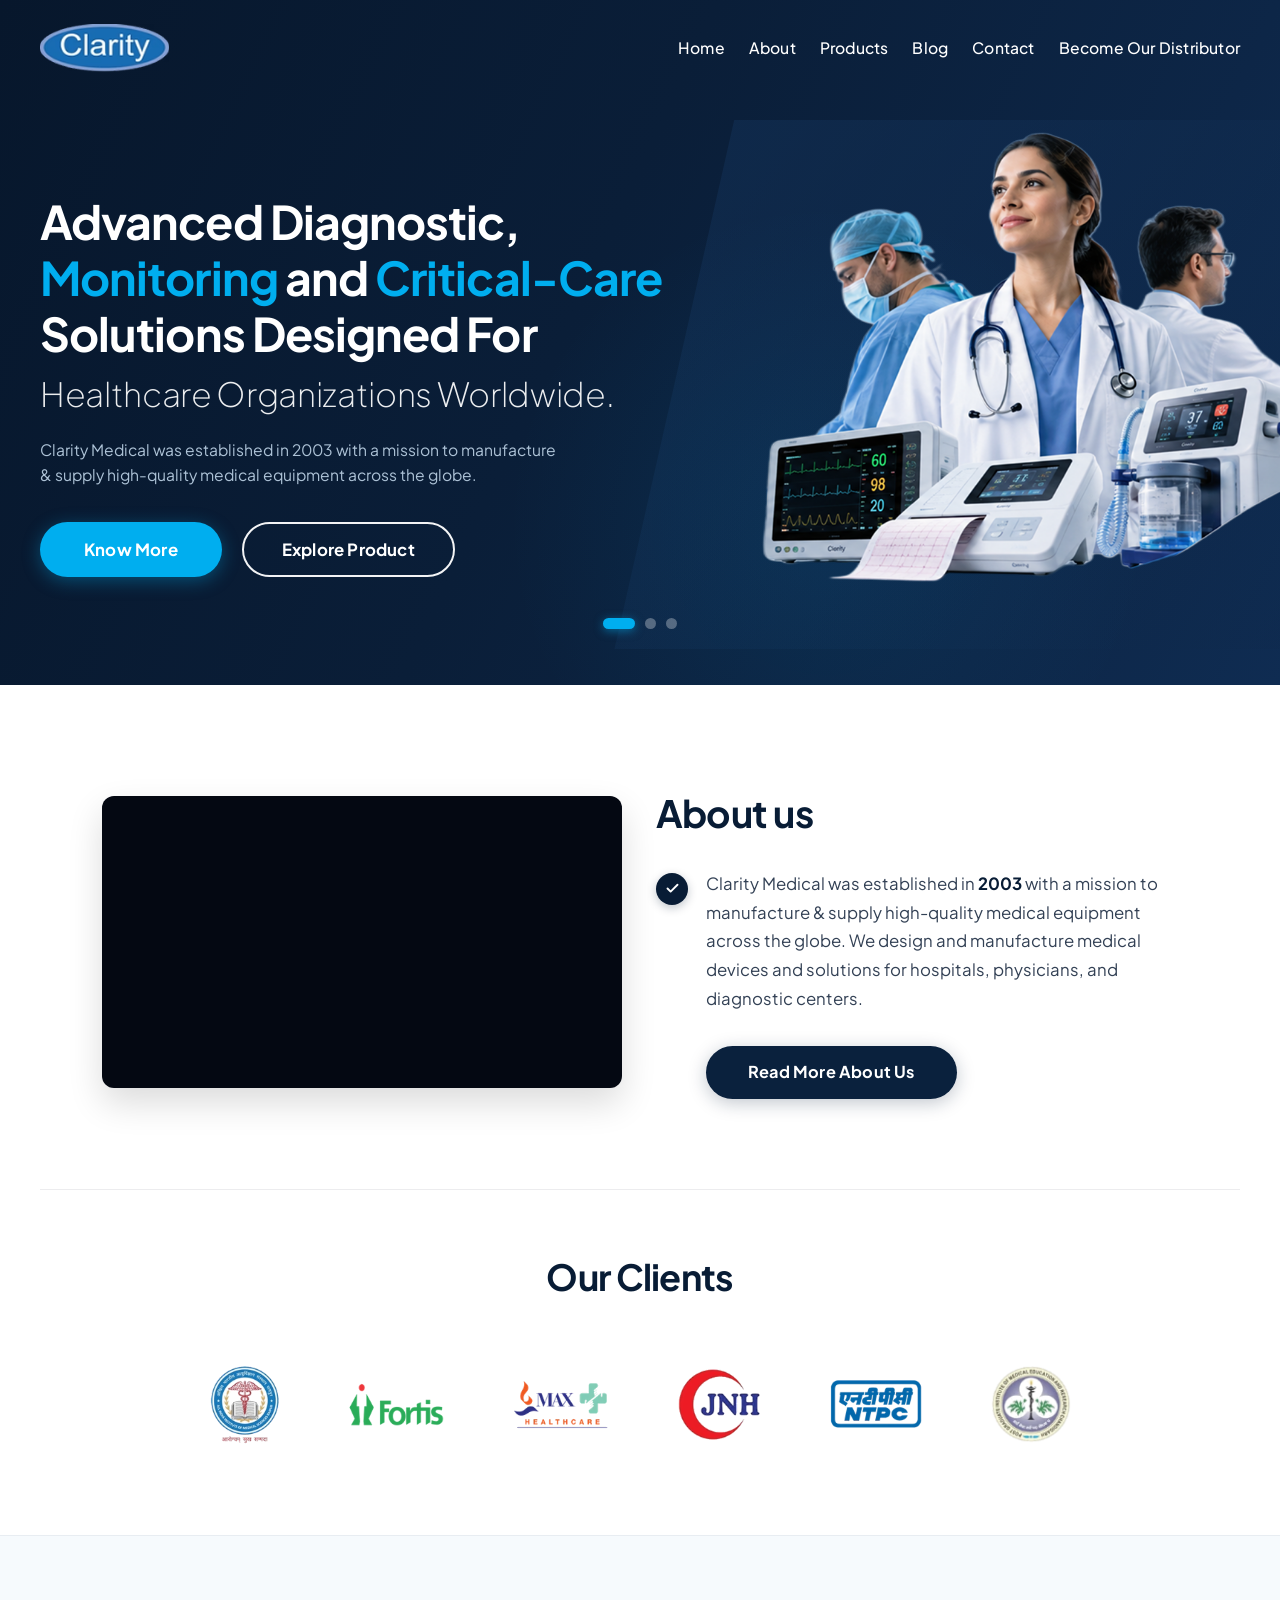
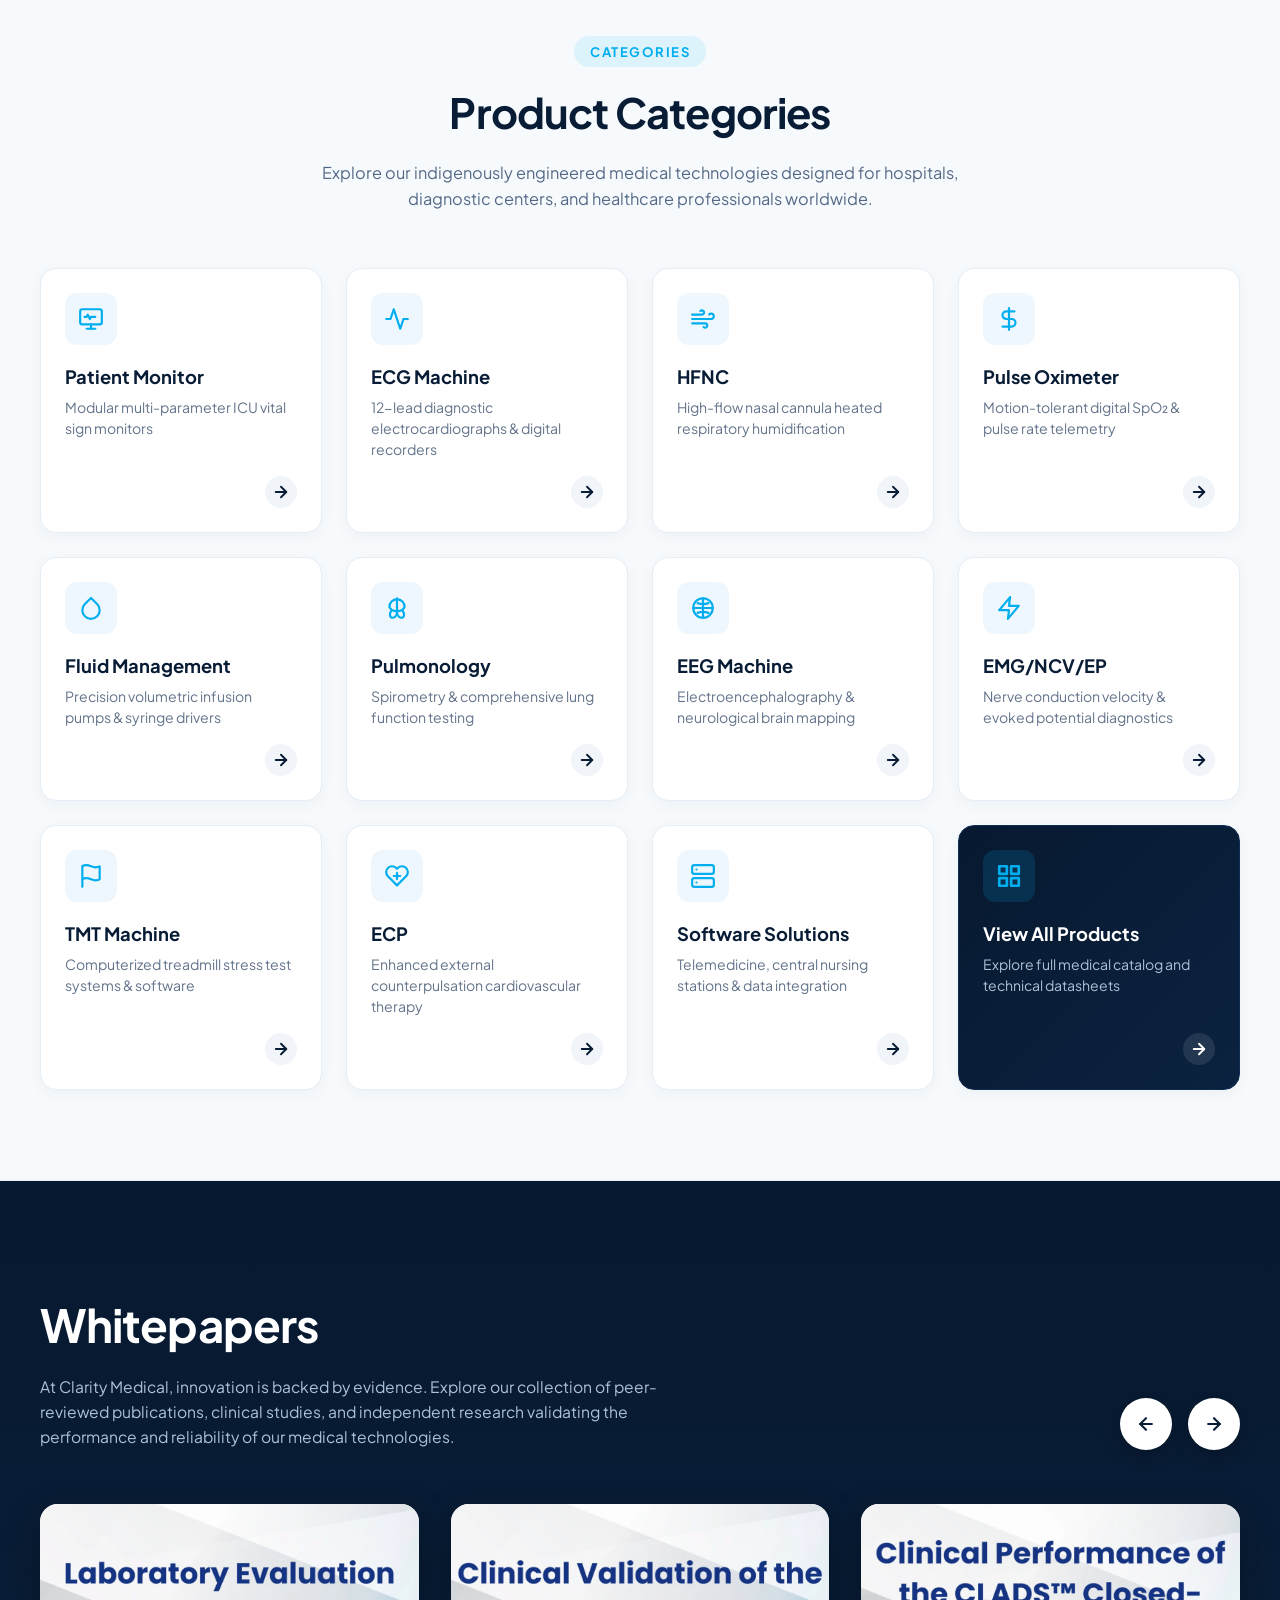
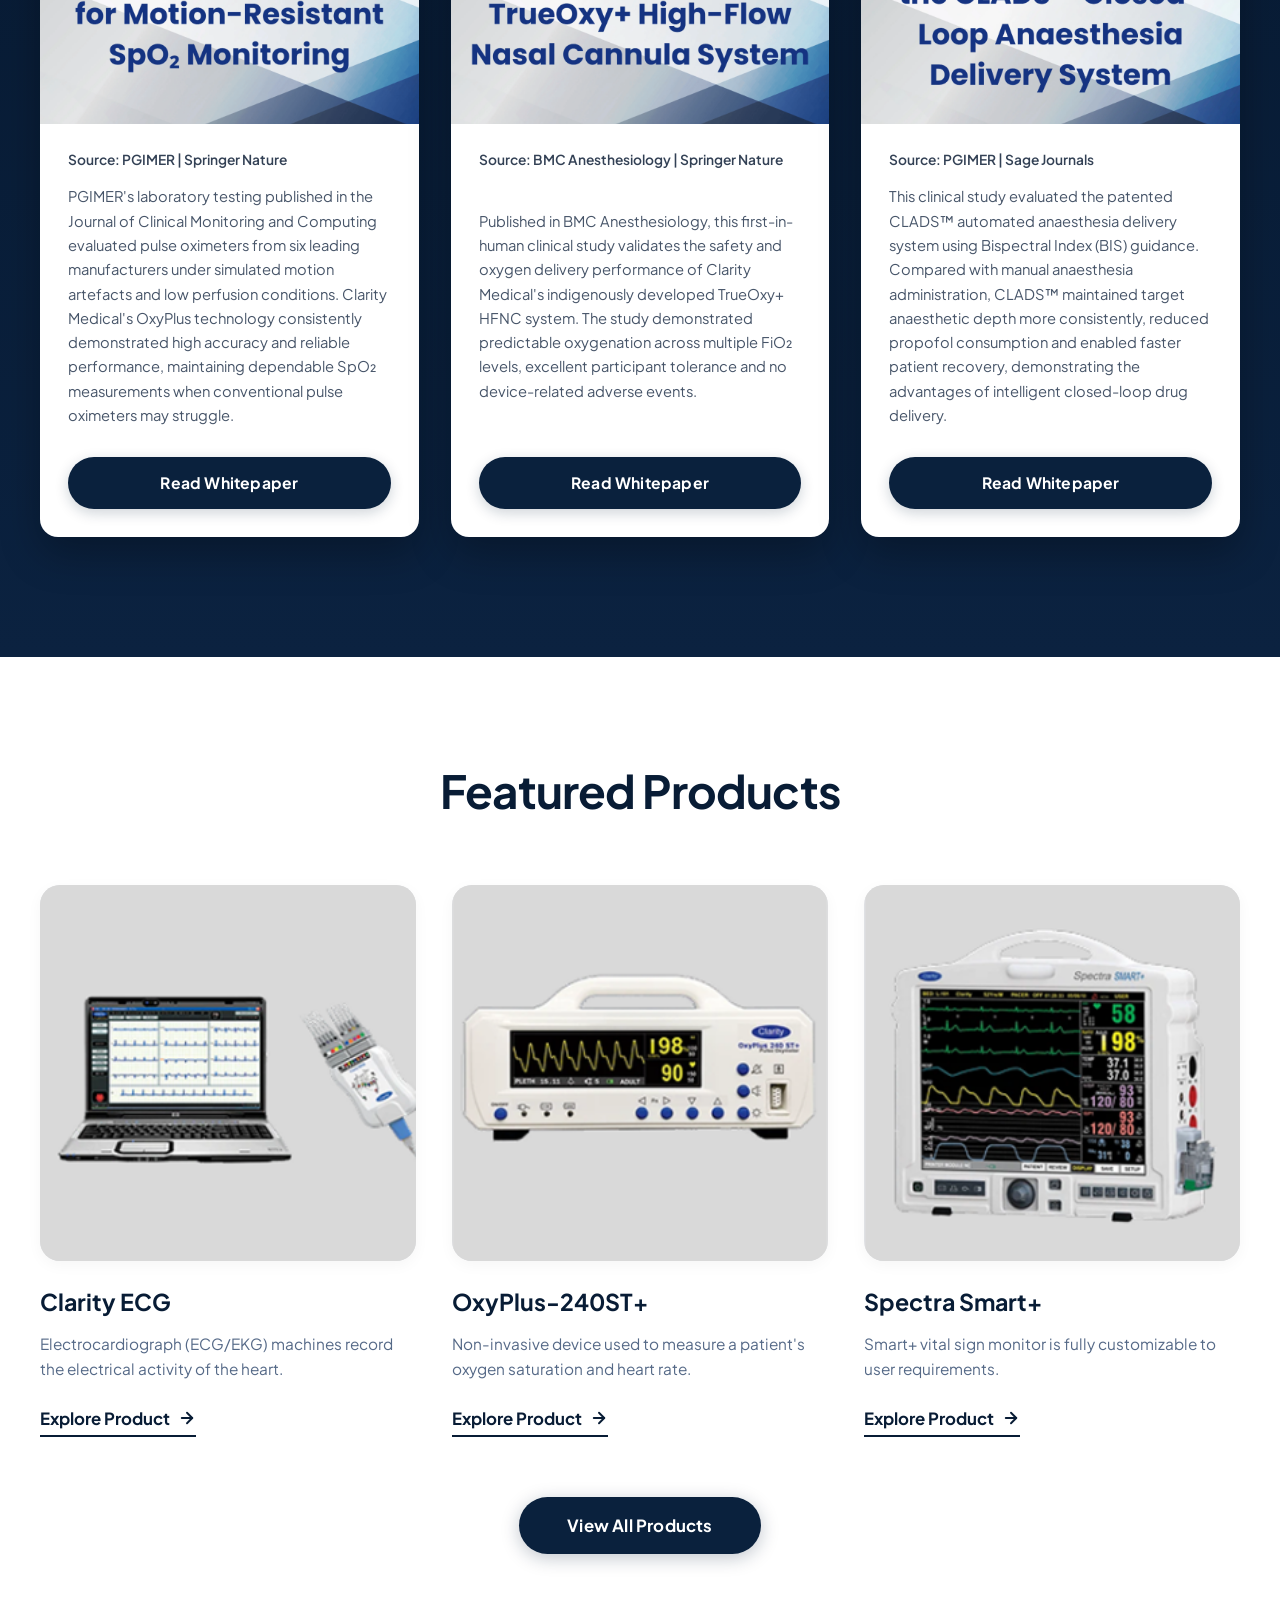
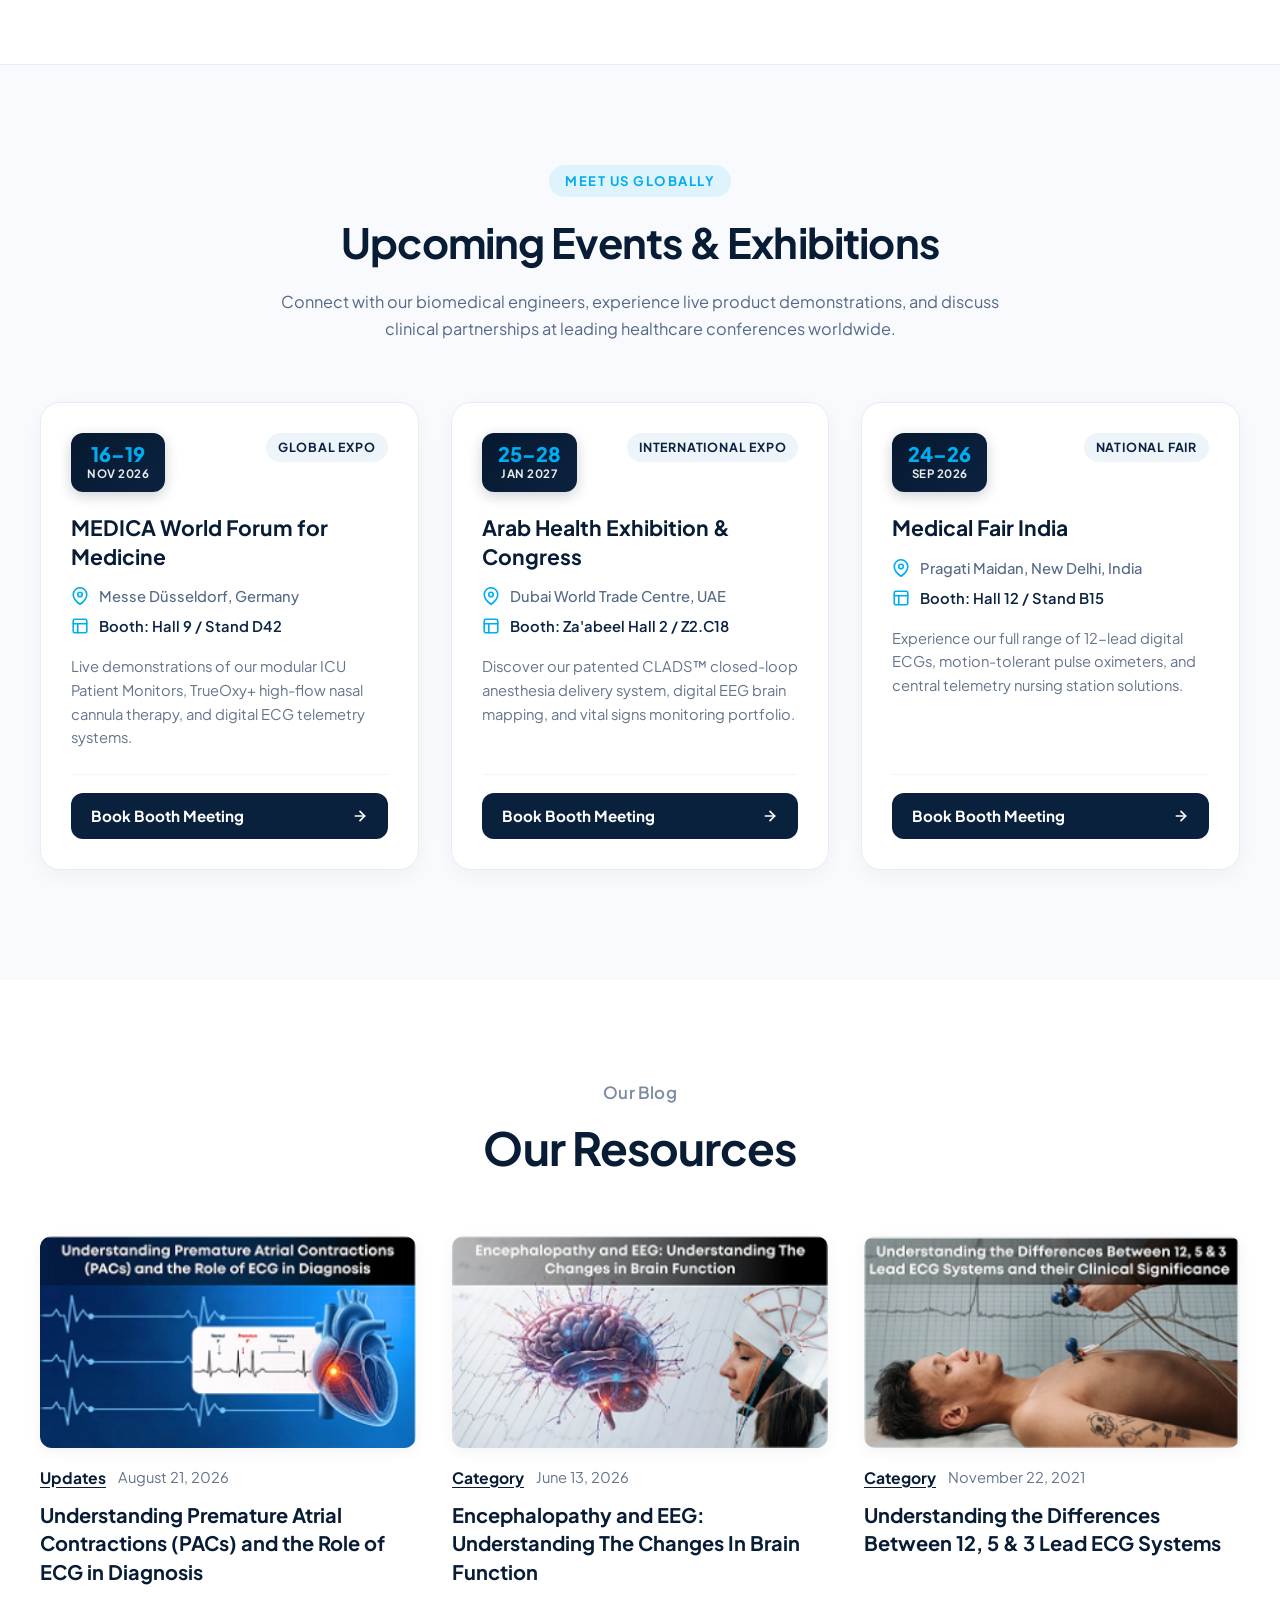
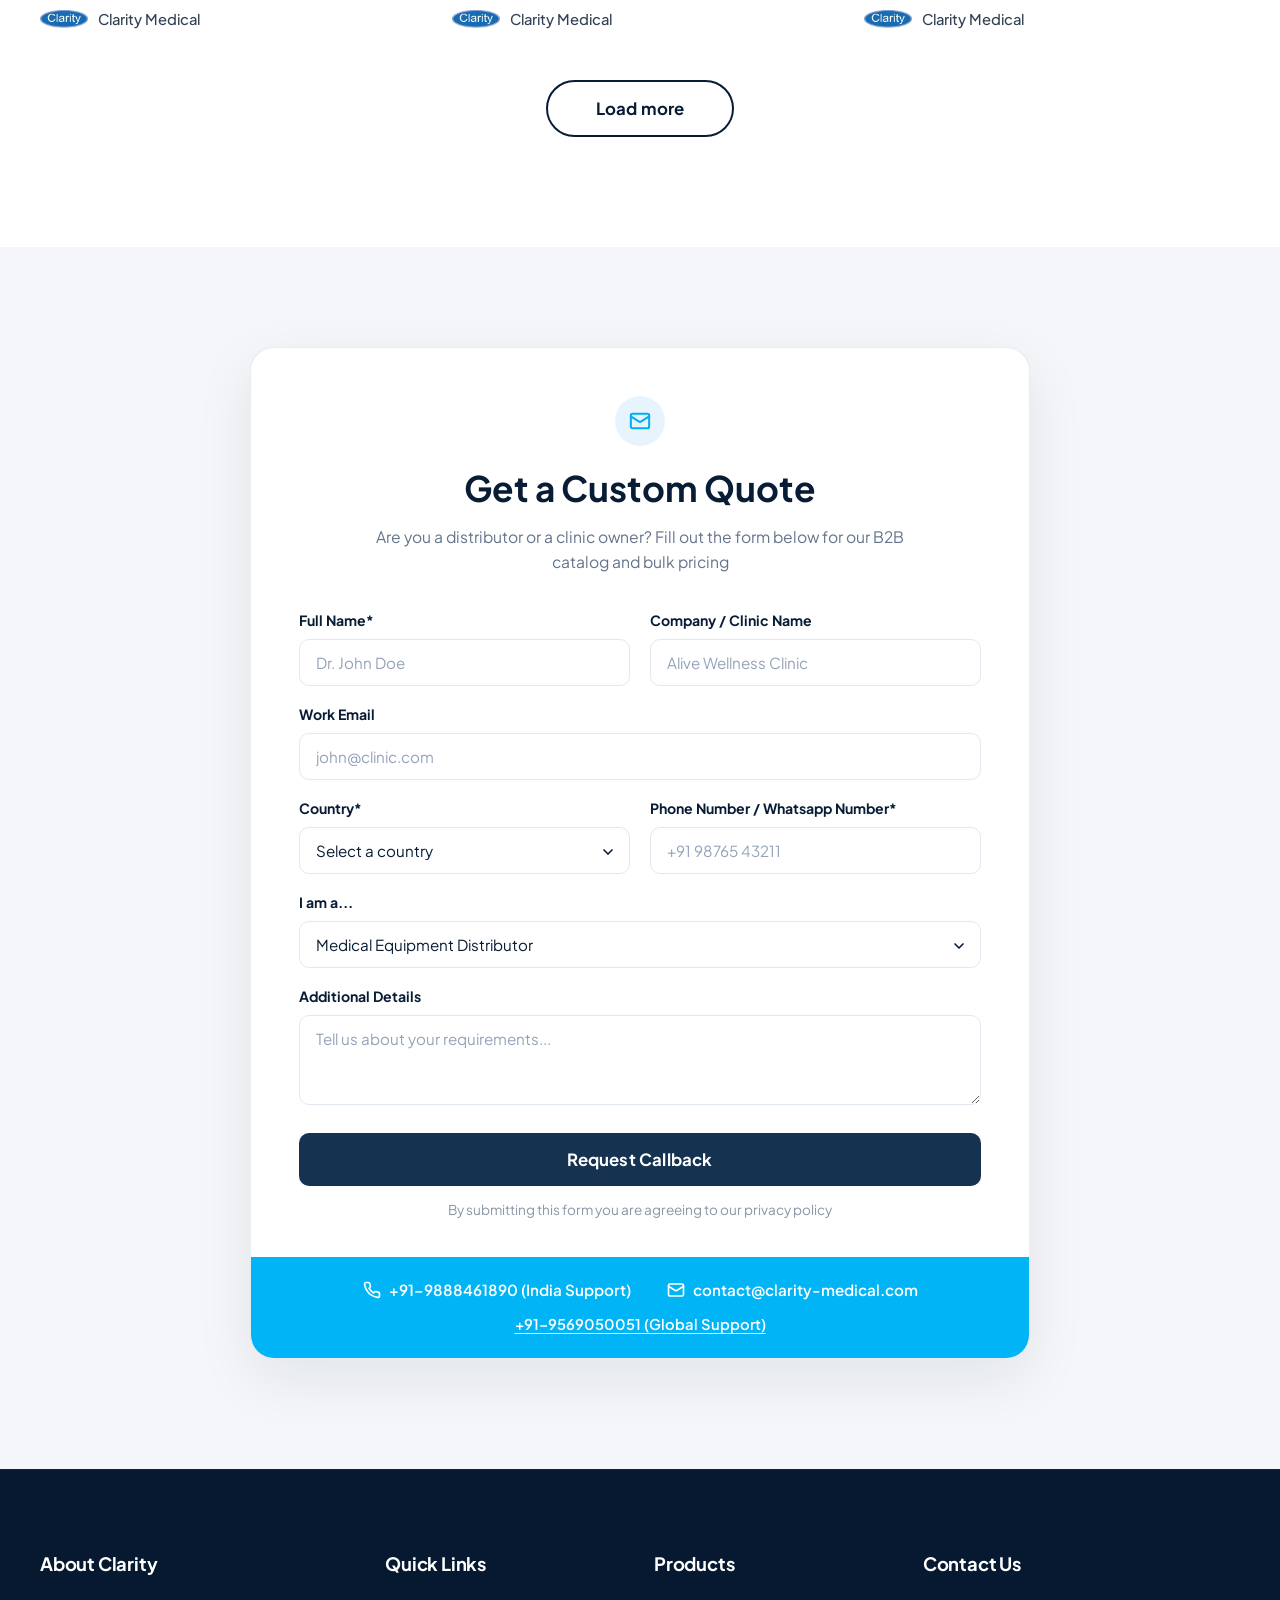
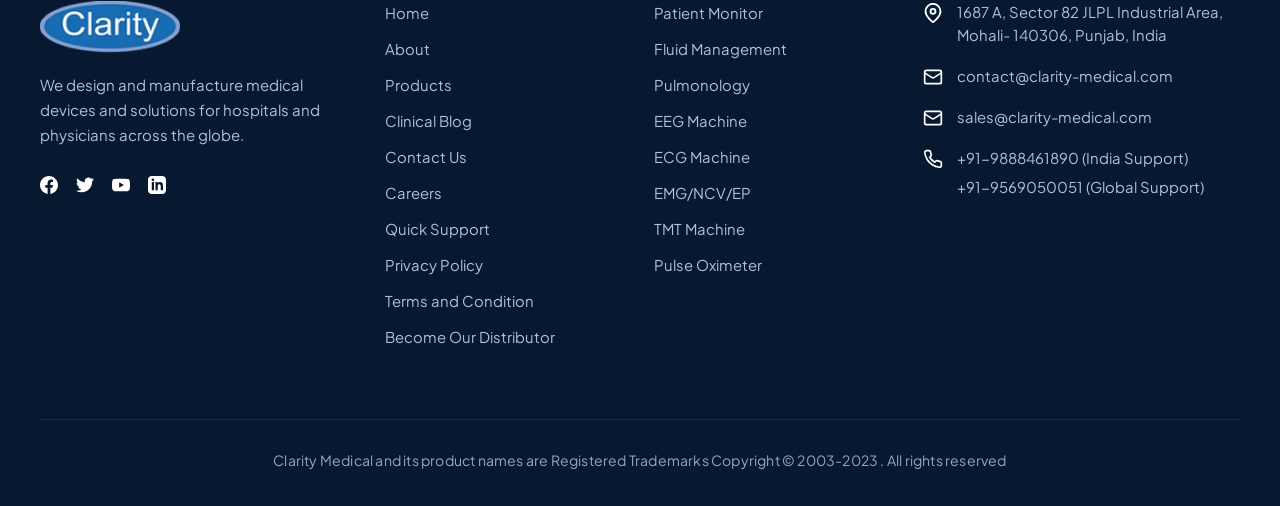
<file: index.html>
<!DOCTYPE html>
<html lang="en">

<head>
  <meta charset="UTF-8">
  <meta name="viewport" content="width=device-width, initial-scale=1.0">
  <title>Clarity Medical | Advanced Diagnostic, Monitoring & Critical-Care Solutions</title>
  <meta name="description"
    content="Clarity Medical designs and manufactures advanced diagnostic, monitoring, and critical-care solutions for healthcare organizations worldwide. Established in 2003.">
  <link rel="icon" type="image/png" href="assets/images/clarity-logo.png">
  <link rel="stylesheet" href="css/style.css">

  <!-- Wistia Video Player -->
  <script src="https://fast.wistia.com/player.js" async></script>
  <script src="https://fast.wistia.com/embed/iz3ntipykn.js" async type="module"></script>
  <style>
    wistia-player[media-id='iz3ntipykn']:not(:defined) {
      background: center / contain no-repeat url('https://fast.wistia.com/embed/medias/iz3ntipykn/swatch');
      display: block;
      filter: blur(5px);
      padding-top: 56.25%;
    }
  </style>
</head>

<body>

  <!-- ==========================================================================
       HERO SECTION & NAVIGATION (Pixel-Perfect Reference UI)
       ========================================================================== -->
  <header class="hero-section hero-theme-dark" id="home">
    <!-- Navbar -->
    <nav class="navbar">
      <div class="container navbar-inner">
        <!-- Brand Logo -->
        <a href="#home" class="nav-logo-link">
          <img src="assets/images/clarity-logo.png" alt="Clarity Medical Logo" class="nav-logo-img">
        </a>

        <!-- Desktop Navigation Links -->
        <ul class="nav-menu">
          <li class="nav-item"><a href="#home">Home</a></li>
          <li class="nav-item"><a href="#about">About</a></li>
          <li class="nav-item"><a href="#products">Products</a></li>
          <li class="nav-item"><a href="blog.html">Blog</a></li>
          <li class="nav-item"><a href="#contact">Contact</a></li>
          <li class="nav-item"><a href="#distributor">Become Our Distributor</a></li>
        </ul>

        <!-- Mobile Menu Toggle Button -->
        <button class="mobile-toggle" aria-label="Toggle Navigation">
          <span></span>
          <span></span>
          <span></span>
        </button>
      </div>
    </nav>

    <!-- Hero Slider Wrap -->
    <div class="hero-slider" id="heroSlider">
      <!-- Slide 1: Healthcare Solutions (Dark Theme) -->
      <div class="hero-slide active" data-slide="0" data-theme="dark">
        <div class="hero-polygon-layer"></div>
        <div class="hero-glow-layer"></div>
        <div class="hero-content-row">
          <!-- Left Column -->
          <div class="hero-left-col">
            <h1 class="hero-heading">
              Advanced Diagnostic,<br class="hero-br">
              <span class="text-nowrap-desktop"><span class="highlight-cyan">Monitoring</span> and <span
                  class="highlight-cyan">Critical-Care</span></span><br class="hero-br">
              Solutions Designed For<br class="hero-br">
              <span class="font-light-weight">Healthcare Organizations Worldwide.</span>
            </h1>

            <p class="hero-description">
              Clarity Medical was established in 2003 with a mission to manufacture &amp; supply high-quality medical
              equipment across the globe.
            </p>

            <div class="hero-cta-group">
              <a href="#about" class="btn-know-more">Know More</a>
              <a href="#products" class="btn-explore-product">Explore Product</a>
            </div>
          </div>

          <!-- Right Column: Doctors & Devices Composite -->
          <div class="hero-right-col">
            <div class="hero-image-container">
              <img src="assets/images/hero-doctors-devices.png" alt="Clarity Medical Clinical Devices and Team"
                class="hero-composite-img">
            </div>
          </div>
        </div>
      </div>

      <!-- Slide 2: ICU Grade Portable Patient Monitor (Light Theme) -->
      <div class="hero-slide" data-slide="1" data-theme="light">
        <div class="hero-content-row hero-slide-light">
          <!-- Left Column -->
          <div class="hero-left-col">
            <h1 class="hero-heading hero-heading-slide2">
              <span class="text-dark-hero">ICU Grade</span><br class="hero-br">
              <span class="text-dark-hero">Portable</span> <span class="text-blue-hero">Patient</span><br class="hero-br">
              <span class="text-blue-hero">Monitor</span>
            </h1>

            <p class="hero-description hero-description-slide2">
              REAL-TIME PATIENT VITAL TRACKING, 7 PARAMETERS AND MORE
            </p>

            <div class="hero-cta-group">
              <a href="#products" class="btn-know-more btn-know-more-navy">Know More</a>
              <a href="#products" class="btn-explore-product btn-explore-product-navy">Explore Product</a>
            </div>
          </div>

          <!-- Right Column: Recobro Vigile & App Device Mockup -->
          <div class="hero-right-col">
            <div class="hero-image-container hero-img-box-slide2">
              <img src="assets/images/hero-recobro-vigile.png" alt="ICU Grade Portable Patient Monitor Recobro Vigile"
                class="hero-composite-img hero-slide2-img">
            </div>
          </div>
        </div>
      </div>

      <!-- Slide 3: Innovating Healthcare (Light Theme) -->
      <div class="hero-slide" data-slide="2" data-theme="light">
        <div class="hero-content-row hero-slide-light">
          <!-- Left Column -->
          <div class="hero-left-col">
            <h1 class="hero-heading hero-heading-slide3">
              <span class="text-dark-hero">Innovating</span><br class="hero-br">
              <span class="text-blue-hero">Healthcare</span><br class="hero-br">
              <span class="text-dark-hero">With Precision</span>
            </h1>

            <p class="hero-description hero-description-slide3-primary">
              EEG, ECG, EMG, OXIMETERS, PATIENT MONITORS AND MORE
            </p>

            <p class="hero-description hero-description-slide3-secondary">
              Advanced medical technology across diagnostics, monitoring, and critical care.
            </p>

            <div class="hero-cta-group">
              <a href="#products" class="btn-know-more btn-know-more-navy">Know More</a>
              <a href="#products" class="btn-explore-product btn-explore-product-navy">Explore Product</a>
            </div>
          </div>

          <!-- Right Column: Medical Devices Mosaic Mockup -->
          <div class="hero-right-col">
            <div class="hero-image-container hero-img-box-slide3">
              <img src="assets/images/hero-devices-mosaic.png" alt="Innovating Healthcare Diagnostics and Monitoring Equipment"
                class="hero-composite-img hero-slide3-img">
            </div>
          </div>
        </div>
      </div>

      <!-- Slider Pagination Dots -->
      <div class="hero-dots" id="heroDots">
        <button class="hero-dot active" data-slide-to="0" aria-label="Slide 1"></button>
        <button class="hero-dot" data-slide-to="1" aria-label="Slide 2"></button>
        <button class="hero-dot" data-slide-to="2" aria-label="Slide 3"></button>
      </div>
    </div>
  </header>

  <!-- ==========================================================================
       ABOUT US & OUR CLIENTS SECTION (Exact UI Mockup)
       ========================================================================== -->
  <section class="about-section" id="about">
    <div class="container">
      <!-- About Us Two-Column Grid -->
      <div class="about-grid">
        <!-- Left: Video Player Box -->
        <div class="about-video-col">
          <div class="about-video-card">
            <wistia-player media-id="iz3ntipykn" aspect="1.7777777777777777"></wistia-player>
          </div>
        </div>

        <!-- Right: About Us Text Content -->
        <div class="about-text-col">
          <h2 class="about-heading">About us</h2>

          <div class="about-feature-item">
            <div class="about-check-badge">
              <svg width="15" height="15" viewBox="0 0 24 24" fill="none" stroke="currentColor" stroke-width="3"
                stroke-linecap="round" stroke-linejoin="round">
                <polyline points="20 6 9 17 4 12"></polyline>
              </svg>
            </div>
            <p class="about-description">
              Clarity Medical was established in <strong>2003</strong> with a mission to manufacture &amp; supply
              high-quality medical equipment across the globe. We design and manufacture medical devices and solutions
              for hospitals, physicians, and diagnostic centers.
            </p>
          </div>

          <div class="about-btn-wrap">
            <a href="#about" class="btn-read-more">Read More About Us</a>
          </div>
        </div>
      </div>

      <!-- Our Clients Centered Section -->
      <div class="clients-section" id="clients">
        <h2 class="clients-heading">Our Clients</h2>

        <div class="clients-logo-row">
          <div class="client-logo-item">
            <img src="assets/images/client-aiims.png" alt="AIIMS - All India Institute of Medical Sciences"
              class="client-logo-img">
          </div>
          <div class="client-logo-item">
            <img src="assets/images/client-fortis.png" alt="Fortis Healthcare" class="client-logo-img">
          </div>
          <div class="client-logo-item">
            <img src="assets/images/client-max.png" alt="Max Healthcare" class="client-logo-img">
          </div>
          <div class="client-logo-item">
            <img src="assets/images/client-jnh.png" alt="JNH Hospital" class="client-logo-img">
          </div>
          <div class="client-logo-item">
            <img src="assets/images/client-ntpc.png" alt="NTPC" class="client-logo-img">
          </div>
          <div class="client-logo-item">
            <img src="assets/images/client-pgimer.png" alt="PGIMER Chandigarh" class="client-logo-img">
          </div>
        </div>
      </div>
    </div>
  </section>

  <!-- ==========================================================================
       PRODUCT CATEGORIES SECTION
       ========================================================================== -->
  <section class="categories-section" id="categories">
    <div class="container">
      <div class="categories-header">
        <span class="categories-badge">Categories</span>
        <h2 class="categories-heading">Product Categories</h2>
        <p class="categories-subtext">
          Explore our indigenously engineered medical technologies designed for hospitals, diagnostic centers, and healthcare professionals worldwide.
        </p>
      </div>

      <div class="categories-grid">
        <!-- 1. Patient Monitor -->
        <a href="#products" class="category-card">
          <div class="category-icon-box">
            <svg width="26" height="26" viewBox="0 0 24 24" fill="none" stroke="currentColor" stroke-width="2" stroke-linecap="round" stroke-linejoin="round">
              <rect x="2" y="3" width="20" height="14" rx="2" ry="2"></rect>
              <line x1="8" y1="21" x2="16" y2="21"></line>
              <line x1="12" y1="17" x2="12" y2="21"></line>
              <path d="M6 10h2l1-2 2 4 1-2h4"></path>
            </svg>
          </div>
          <div class="category-info">
            <h3 class="category-title">Patient Monitor</h3>
            <p class="category-desc">Modular multi-parameter ICU vital sign monitors</p>
          </div>
          <span class="category-arrow">
            <svg width="18" height="18" viewBox="0 0 24 24" fill="none" stroke="currentColor" stroke-width="2.5" stroke-linecap="round" stroke-linejoin="round">
              <line x1="5" y1="12" x2="19" y2="12"></line>
              <polyline points="12 5 19 12 12 19"></polyline>
            </svg>
          </span>
        </a>

        <!-- 2. ECG Machine -->
        <a href="#products" class="category-card">
          <div class="category-icon-box">
            <svg width="26" height="26" viewBox="0 0 24 24" fill="none" stroke="currentColor" stroke-width="2" stroke-linecap="round" stroke-linejoin="round">
              <path d="M22 12h-4l-3 9L9 3l-3 9H2"></path>
            </svg>
          </div>
          <div class="category-info">
            <h3 class="category-title">ECG Machine</h3>
            <p class="category-desc">12-lead diagnostic electrocardiographs &amp; digital recorders</p>
          </div>
          <span class="category-arrow">
            <svg width="18" height="18" viewBox="0 0 24 24" fill="none" stroke="currentColor" stroke-width="2.5" stroke-linecap="round" stroke-linejoin="round">
              <line x1="5" y1="12" x2="19" y2="12"></line>
              <polyline points="12 5 19 12 12 19"></polyline>
            </svg>
          </span>
        </a>

        <!-- 3. HFNC -->
        <a href="#products" class="category-card">
          <div class="category-icon-box">
            <svg width="26" height="26" viewBox="0 0 24 24" fill="none" stroke="currentColor" stroke-width="2" stroke-linecap="round" stroke-linejoin="round">
              <path d="M9.59 4.59A2 2 0 1 1 11 8H2m10.59 11.41A2 2 0 1 0 14 16H2m15.73-8.27A2.5 2.5 0 1 1 19.5 12H2"></path>
            </svg>
          </div>
          <div class="category-info">
            <h3 class="category-title">HFNC</h3>
            <p class="category-desc">High-flow nasal cannula heated respiratory humidification</p>
          </div>
          <span class="category-arrow">
            <svg width="18" height="18" viewBox="0 0 24 24" fill="none" stroke="currentColor" stroke-width="2.5" stroke-linecap="round" stroke-linejoin="round">
              <line x1="5" y1="12" x2="19" y2="12"></line>
              <polyline points="12 5 19 12 12 19"></polyline>
            </svg>
          </span>
        </a>

        <!-- 4. Pulse Oximeter -->
        <a href="#products" class="category-card">
          <div class="category-icon-box">
            <svg width="26" height="26" viewBox="0 0 24 24" fill="none" stroke="currentColor" stroke-width="2" stroke-linecap="round" stroke-linejoin="round">
              <path d="M12 2v20"></path>
              <path d="M17 5H9.5a3.5 3.5 0 0 0 0 7h5a3.5 3.5 0 0 1 0 7H6"></path>
            </svg>
          </div>
          <div class="category-info">
            <h3 class="category-title">Pulse Oximeter</h3>
            <p class="category-desc">Motion-tolerant digital SpO₂ &amp; pulse rate telemetry</p>
          </div>
          <span class="category-arrow">
            <svg width="18" height="18" viewBox="0 0 24 24" fill="none" stroke="currentColor" stroke-width="2.5" stroke-linecap="round" stroke-linejoin="round">
              <line x1="5" y1="12" x2="19" y2="12"></line>
              <polyline points="12 5 19 12 12 19"></polyline>
            </svg>
          </span>
        </a>

        <!-- 5. Fluid Management -->
        <a href="#products" class="category-card">
          <div class="category-icon-box">
            <svg width="26" height="26" viewBox="0 0 24 24" fill="none" stroke="currentColor" stroke-width="2" stroke-linecap="round" stroke-linejoin="round">
              <path d="M12 2.69l5.66 5.66a8 8 0 1 1-11.31 0z"></path>
            </svg>
          </div>
          <div class="category-info">
            <h3 class="category-title">Fluid Management</h3>
            <p class="category-desc">Precision volumetric infusion pumps &amp; syringe drivers</p>
          </div>
          <span class="category-arrow">
            <svg width="18" height="18" viewBox="0 0 24 24" fill="none" stroke="currentColor" stroke-width="2.5" stroke-linecap="round" stroke-linejoin="round">
              <line x1="5" y1="12" x2="19" y2="12"></line>
              <polyline points="12 5 19 12 12 19"></polyline>
            </svg>
          </span>
        </a>

        <!-- 6. Pulmonology -->
        <a href="#products" class="category-card">
          <div class="category-icon-box">
            <svg width="26" height="26" viewBox="0 0 24 24" fill="none" stroke="currentColor" stroke-width="2" stroke-linecap="round" stroke-linejoin="round">
              <path d="M12 3v12"></path>
              <path d="M12 15c-3 0-6-1-7-4 0-4 3-7 7-7s7 3 7 7c-1 3-4 4-7 4z"></path>
              <path d="M6.5 15C5 17 5 21 8 21c2 0 4-2 4-6"></path>
              <path d="M17.5 15C19 17 19 21 16 21c-2 0-4-2-4-6"></path>
            </svg>
          </div>
          <div class="category-info">
            <h3 class="category-title">Pulmonology</h3>
            <p class="category-desc">Spirometry &amp; comprehensive lung function testing</p>
          </div>
          <span class="category-arrow">
            <svg width="18" height="18" viewBox="0 0 24 24" fill="none" stroke="currentColor" stroke-width="2.5" stroke-linecap="round" stroke-linejoin="round">
              <line x1="5" y1="12" x2="19" y2="12"></line>
              <polyline points="12 5 19 12 12 19"></polyline>
            </svg>
          </span>
        </a>

        <!-- 7. EEG Machine -->
        <a href="#products" class="category-card">
          <div class="category-icon-box">
            <svg width="26" height="26" viewBox="0 0 24 24" fill="none" stroke="currentColor" stroke-width="2" stroke-linecap="round" stroke-linejoin="round">
              <circle cx="12" cy="12" r="9"></circle>
              <path d="M12 3v18"></path>
              <path d="M3 12h18"></path>
              <path d="M7 7.5a14 14 0 0 0 10 0"></path>
              <path d="M7 16.5a14 14 0 0 1 10 0"></path>
            </svg>
          </div>
          <div class="category-info">
            <h3 class="category-title">EEG Machine</h3>
            <p class="category-desc">Electroencephalography &amp; neurological brain mapping</p>
          </div>
          <span class="category-arrow">
            <svg width="18" height="18" viewBox="0 0 24 24" fill="none" stroke="currentColor" stroke-width="2.5" stroke-linecap="round" stroke-linejoin="round">
              <line x1="5" y1="12" x2="19" y2="12"></line>
              <polyline points="12 5 19 12 12 19"></polyline>
            </svg>
          </span>
        </a>

        <!-- 8. EMG/NCV/EP -->
        <a href="#products" class="category-card">
          <div class="category-icon-box">
            <svg width="26" height="26" viewBox="0 0 24 24" fill="none" stroke="currentColor" stroke-width="2" stroke-linecap="round" stroke-linejoin="round">
              <polygon points="13 2 3 14 12 14 11 22 21 10 12 10 13 2"></polygon>
            </svg>
          </div>
          <div class="category-info">
            <h3 class="category-title">EMG/NCV/EP</h3>
            <p class="category-desc">Nerve conduction velocity &amp; evoked potential diagnostics</p>
          </div>
          <span class="category-arrow">
            <svg width="18" height="18" viewBox="0 0 24 24" fill="none" stroke="currentColor" stroke-width="2.5" stroke-linecap="round" stroke-linejoin="round">
              <line x1="5" y1="12" x2="19" y2="12"></line>
              <polyline points="12 5 19 12 12 19"></polyline>
            </svg>
          </span>
        </a>

        <!-- 9. TMT Machine -->
        <a href="#products" class="category-card">
          <div class="category-icon-box">
            <svg width="26" height="26" viewBox="0 0 24 24" fill="none" stroke="currentColor" stroke-width="2" stroke-linecap="round" stroke-linejoin="round">
              <path d="M4 15s1-1 4-1 5 2 8 2 4-1 4-1V3s-1 1-4 1-5-2-8-2-4 1-4 1z"></path>
              <line x1="4" y1="22" x2="4" y2="15"></line>
            </svg>
          </div>
          <div class="category-info">
            <h3 class="category-title">TMT Machine</h3>
            <p class="category-desc">Computerized treadmill stress test systems &amp; software</p>
          </div>
          <span class="category-arrow">
            <svg width="18" height="18" viewBox="0 0 24 24" fill="none" stroke="currentColor" stroke-width="2.5" stroke-linecap="round" stroke-linejoin="round">
              <line x1="5" y1="12" x2="19" y2="12"></line>
              <polyline points="12 5 19 12 12 19"></polyline>
            </svg>
          </span>
        </a>

        <!-- 10. ECP -->
        <a href="#products" class="category-card">
          <div class="category-icon-box">
            <svg width="26" height="26" viewBox="0 0 24 24" fill="none" stroke="currentColor" stroke-width="2" stroke-linecap="round" stroke-linejoin="round">
              <path d="M20.42 4.58a5.4 5.4 0 0 0-7.65 0l-.77.78-.77-.78a5.4 5.4 0 0 0-7.65 7.65l.77.78L12 20.66l7.65-7.65.77-.78a5.4 5.4 0 0 0 0-7.65z"></path>
              <path d="M12 9v6"></path>
              <path d="M9 12h6"></path>
            </svg>
          </div>
          <div class="category-info">
            <h3 class="category-title">ECP</h3>
            <p class="category-desc">Enhanced external counterpulsation cardiovascular therapy</p>
          </div>
          <span class="category-arrow">
            <svg width="18" height="18" viewBox="0 0 24 24" fill="none" stroke="currentColor" stroke-width="2.5" stroke-linecap="round" stroke-linejoin="round">
              <line x1="5" y1="12" x2="19" y2="12"></line>
              <polyline points="12 5 19 12 12 19"></polyline>
            </svg>
          </span>
        </a>

        <!-- 11. Software Solutions -->
        <a href="#products" class="category-card">
          <div class="category-icon-box">
            <svg width="26" height="26" viewBox="0 0 24 24" fill="none" stroke="currentColor" stroke-width="2" stroke-linecap="round" stroke-linejoin="round">
              <rect x="2" y="2" width="20" height="8" rx="2" ry="2"></rect>
              <rect x="2" y="14" width="20" height="8" rx="2" ry="2"></rect>
              <line x1="6" y1="6" x2="6.01" y2="6"></line>
              <line x1="6" y1="18" x2="6.01" y2="18"></line>
            </svg>
          </div>
          <div class="category-info">
            <h3 class="category-title">Software Solutions</h3>
            <p class="category-desc">Telemedicine, central nursing stations &amp; data integration</p>
          </div>
          <span class="category-arrow">
            <svg width="18" height="18" viewBox="0 0 24 24" fill="none" stroke="currentColor" stroke-width="2.5" stroke-linecap="round" stroke-linejoin="round">
              <line x1="5" y1="12" x2="19" y2="12"></line>
              <polyline points="12 5 19 12 12 19"></polyline>
            </svg>
          </span>
        </a>

        <!-- 12. View Full Catalog Card -->
        <a href="#products" class="category-card category-card-cta">
          <div class="category-icon-box cta-icon-box">
            <svg width="26" height="26" viewBox="0 0 24 24" fill="none" stroke="currentColor" stroke-width="2.5" stroke-linecap="round" stroke-linejoin="round">
              <rect x="3" y="3" width="7" height="7"></rect>
              <rect x="14" y="3" width="7" height="7"></rect>
              <rect x="14" y="14" width="7" height="7"></rect>
              <rect x="3" y="14" width="7" height="7"></rect>
            </svg>
          </div>
          <div class="category-info">
            <h3 class="category-title">View All Products</h3>
            <p class="category-desc">Explore full medical catalog and technical datasheets</p>
          </div>
          <span class="category-arrow">
            <svg width="18" height="18" viewBox="0 0 24 24" fill="none" stroke="currentColor" stroke-width="2.5" stroke-linecap="round" stroke-linejoin="round">
              <line x1="5" y1="12" x2="19" y2="12"></line>
              <polyline points="12 5 19 12 12 19"></polyline>
            </svg>
          </span>
        </a>
      </div>
    </div>
  </section>

  <!-- ==========================================================================
       WHITEPAPERS SECTION (Exact UI Mockup)
       ========================================================================== -->
  <section class="whitepapers-section" id="whitepapers">
    <div class="container">
      <!-- Section Header with Title, Description & Carousel Navigation Controls -->
      <div class="whitepapers-header">
        <div class="whitepapers-header-left">
          <h2 class="whitepapers-heading">Whitepapers</h2>
          <p class="whitepapers-subtext">
            At Clarity Medical, innovation is backed by evidence. Explore our collection of peer-reviewed publications,
            clinical studies, and independent research validating the performance and reliability of our medical
            technologies.
          </p>
        </div>

        <div class="whitepapers-header-right">
          <button class="btn-carousel-nav" id="whitepaperPrev" aria-label="Previous Whitepaper">
            <svg width="20" height="20" viewBox="0 0 24 24" fill="none" stroke="currentColor" stroke-width="2.5"
              stroke-linecap="round" stroke-linejoin="round">
              <line x1="19" y1="12" x2="5" y2="12"></line>
              <polyline points="12 19 5 12 12 5"></polyline>
            </svg>
          </button>
          <button class="btn-carousel-nav" id="whitepaperNext" aria-label="Next Whitepaper">
            <svg width="20" height="20" viewBox="0 0 24 24" fill="none" stroke="currentColor" stroke-width="2.5"
              stroke-linecap="round" stroke-linejoin="round">
              <line x1="5" y1="12" x2="19" y2="12"></line>
              <polyline points="12 5 19 12 12 19"></polyline>
            </svg>
          </button>
        </div>
      </div>

      <!-- Whitepaper Cards Grid -->
      <div class="whitepapers-grid">
        <!-- Card 1: SpO2 Evaluation -->
        <article class="whitepaper-card">
          <div class="whitepaper-banner-wrap">
            <img src="assets/images/whitepaper-spo2.png"
              alt="Laboratory Evaluation for Motion-Resistant SpO2 Monitoring" class="whitepaper-banner-img">
          </div>
          <div class="whitepaper-body">
            <span class="whitepaper-source">Source: PGIMER | Springer Nature</span>
            <p class="whitepaper-desc">
              PGIMER's laboratory testing published in the Journal of Clinical Monitoring and Computing evaluated pulse
              oximeters from six leading manufacturers under simulated motion artefacts and low perfusion conditions.
              Clarity Medical's OxyPlus technology consistently demonstrated high accuracy and reliable performance,
              maintaining dependable SpO₂ measurements when conventional pulse oximeters may struggle.
            </p>
            <a href="#whitepapers" class="btn-read-whitepaper">Read Whitepaper</a>
          </div>
        </article>

        <!-- Card 2: TrueOxy+ High-Flow -->
        <article class="whitepaper-card">
          <div class="whitepaper-banner-wrap">
            <img src="assets/images/whitepaper-trueoxy.png"
              alt="Clinical Validation of the TrueOxy+ High-Flow Nasal Cannula System" class="whitepaper-banner-img">
          </div>
          <div class="whitepaper-body">
            <span class="whitepaper-source">Source: BMC Anesthesiology | Springer Nature</span>
            <p class="whitepaper-desc">
              Published in BMC Anesthesiology, this first-in-human clinical study validates the safety and oxygen
              delivery performance of Clarity Medical's indigenously developed TrueOxy+ HFNC system. The study
              demonstrated predictable oxygenation across multiple FiO₂ levels, excellent participant tolerance and no
              device-related adverse events.
            </p>
            <a href="#whitepapers" class="btn-read-whitepaper">Read Whitepaper</a>
          </div>
        </article>

        <!-- Card 3: CLADS System -->
        <article class="whitepaper-card">
          <div class="whitepaper-banner-wrap">
            <img src="assets/images/whitepaper-clads.png"
              alt="Clinical Performance of the CLADS Closed-Loop Anaesthesia Delivery System"
              class="whitepaper-banner-img">
          </div>
          <div class="whitepaper-body">
            <span class="whitepaper-source">Source: PGIMER | Sage Journals</span>
            <p class="whitepaper-desc">
              This clinical study evaluated the patented CLADS™ automated anaesthesia delivery system using Bispectral
              Index (BIS) guidance. Compared with manual anaesthesia administration, CLADS™ maintained target
              anaesthetic depth more consistently, reduced propofol consumption and enabled faster patient recovery,
              demonstrating the advantages of intelligent closed-loop drug delivery.
            </p>
            <a href="#whitepapers" class="btn-read-whitepaper">Read Whitepaper</a>
          </div>
        </article>
      </div>
    </div>
  </section>

  <!-- ==========================================================================
       FEATURED PRODUCTS SECTION (Exact UI Mockup)
       ========================================================================== -->
  <section class="products-section" id="products">
    <div class="container">
      <h2 class="products-main-heading">Featured Products</h2>

      <div class="products-grid">
        <!-- Product 1: Clarity ECG -->
        <div class="product-card">
          <div class="product-image-box">
            <img src="assets/images/product-ecg.png" alt="Clarity ECG" class="product-img">
          </div>
          <h3 class="product-title">Clarity ECG</h3>
          <p class="product-description">
            Electrocardiograph (ECG/EKG) machines record the electrical activity of the heart.
          </p>
          <a href="#products" class="product-link">
            Explore Product
            <svg width="18" height="18" viewBox="0 0 24 24" fill="none" stroke="currentColor" stroke-width="2.5"
              stroke-linecap="round" stroke-linejoin="round">
              <line x1="5" y1="12" x2="19" y2="12"></line>
              <polyline points="12 5 19 12 12 19"></polyline>
            </svg>
          </a>
        </div>

        <!-- Product 2: OxyPlus-240ST+ -->
        <div class="product-card">
          <div class="product-image-box">
            <img src="assets/images/product-oxyplus.png" alt="OxyPlus-240ST+" class="product-img">
          </div>
          <h3 class="product-title">OxyPlus-240ST+</h3>
          <p class="product-description">
            Non-invasive device used to measure a patient's oxygen saturation and heart rate.
          </p>
          <a href="#products" class="product-link">
            Explore Product
            <svg width="18" height="18" viewBox="0 0 24 24" fill="none" stroke="currentColor" stroke-width="2.5"
              stroke-linecap="round" stroke-linejoin="round">
              <line x1="5" y1="12" x2="19" y2="12"></line>
              <polyline points="12 5 19 12 12 19"></polyline>
            </svg>
          </a>
        </div>

        <!-- Product 3: Spectra Smart+ -->
        <div class="product-card">
          <div class="product-image-box">
            <img src="assets/images/product-spectra.png" alt="Spectra Smart+" class="product-img">
          </div>
          <h3 class="product-title">Spectra Smart+</h3>
          <p class="product-description">
            Smart+ vital sign monitor is fully customizable to user requirements.
          </p>
          <a href="#products" class="product-link">
            Explore Product
            <svg width="18" height="18" viewBox="0 0 24 24" fill="none" stroke="currentColor" stroke-width="2.5"
              stroke-linecap="round" stroke-linejoin="round">
              <line x1="5" y1="12" x2="19" y2="12"></line>
              <polyline points="12 5 19 12 12 19"></polyline>
            </svg>
          </a>
        </div>
      </div>

      <!-- View All Products CTA Button -->
      <div class="products-cta-wrap">
        <a href="#products" class="btn-view-all-products">View All Products</a>
      </div>
    </div>
  </section>

  <!-- ==========================================================================
       UPCOMING EVENTS & EXHIBITIONS SECTION
       ========================================================================== -->
  <section class="events-section" id="events">
    <div class="container">
      <div class="events-header">
        <span class="events-badge">Meet Us Globally</span>
        <h2 class="events-main-heading">Upcoming Events &amp; Exhibitions</h2>
        <p class="events-subtext">
          Connect with our biomedical engineers, experience live product demonstrations, and discuss clinical partnerships at leading healthcare conferences worldwide.
        </p>
      </div>

      <div class="events-grid">
        <!-- Event 1: MEDICA Germany -->
        <div class="event-card">
          <div class="event-card-top">
            <div class="event-date-badge">
              <span class="event-date-days">16–19</span>
              <span class="event-date-month">NOV 2026</span>
            </div>
            <span class="event-type-tag">Global Expo</span>
          </div>

          <div class="event-card-body">
            <h3 class="event-title">MEDICA World Forum for Medicine</h3>

            <div class="event-meta-list">
              <div class="event-meta-item">
                <svg width="18" height="18" viewBox="0 0 24 24" fill="none" stroke="currentColor" stroke-width="2.2"
                  stroke-linecap="round" stroke-linejoin="round">
                  <path d="M21 10c0 7-9 13-9 13s-9-6-9-13a9 9 0 0 1 18 0z"></path>
                  <circle cx="12" cy="10" r="3"></circle>
                </svg>
                <span>Messe Düsseldorf, Germany</span>
              </div>
              <div class="event-meta-item event-booth-badge">
                <svg width="18" height="18" viewBox="0 0 24 24" fill="none" stroke="currentColor" stroke-width="2.2"
                  stroke-linecap="round" stroke-linejoin="round">
                  <rect x="3" y="3" width="18" height="18" rx="2" ry="2"></rect>
                  <line x1="3" y1="9" x2="21" y2="9"></line>
                  <line x1="9" y1="21" x2="9" y2="9"></line>
                </svg>
                <span>Booth: Hall 9 / Stand D42</span>
              </div>
            </div>

            <p class="event-desc">
              Live demonstrations of our modular ICU Patient Monitors, TrueOxy+ high-flow nasal cannula therapy, and digital ECG telemetry systems.
            </p>
          </div>

          <div class="event-card-footer">
            <a href="#contact" class="btn-event-meeting">
              <span>Book Booth Meeting</span>
              <svg width="16" height="16" viewBox="0 0 24 24" fill="none" stroke="currentColor" stroke-width="2.5"
                stroke-linecap="round" stroke-linejoin="round">
                <line x1="5" y1="12" x2="19" y2="12"></line>
                <polyline points="12 5 19 12 12 19"></polyline>
              </svg>
            </a>
          </div>
        </div>

        <!-- Event 2: Arab Health Dubai -->
        <div class="event-card">
          <div class="event-card-top">
            <div class="event-date-badge">
              <span class="event-date-days">25–28</span>
              <span class="event-date-month">JAN 2027</span>
            </div>
            <span class="event-type-tag">International Expo</span>
          </div>

          <div class="event-card-body">
            <h3 class="event-title">Arab Health Exhibition &amp; Congress</h3>

            <div class="event-meta-list">
              <div class="event-meta-item">
                <svg width="18" height="18" viewBox="0 0 24 24" fill="none" stroke="currentColor" stroke-width="2.2"
                  stroke-linecap="round" stroke-linejoin="round">
                  <path d="M21 10c0 7-9 13-9 13s-9-6-9-13a9 9 0 0 1 18 0z"></path>
                  <circle cx="12" cy="10" r="3"></circle>
                </svg>
                <span>Dubai World Trade Centre, UAE</span>
              </div>
              <div class="event-meta-item event-booth-badge">
                <svg width="18" height="18" viewBox="0 0 24 24" fill="none" stroke="currentColor" stroke-width="2.2"
                  stroke-linecap="round" stroke-linejoin="round">
                  <rect x="3" y="3" width="18" height="18" rx="2" ry="2"></rect>
                  <line x1="3" y1="9" x2="21" y2="9"></line>
                  <line x1="9" y1="21" x2="9" y2="9"></line>
                </svg>
                <span>Booth: Za'abeel Hall 2 / Z2.C18</span>
              </div>
            </div>

            <p class="event-desc">
              Discover our patented CLADS™ closed-loop anesthesia delivery system, digital EEG brain mapping, and vital signs monitoring portfolio.
            </p>
          </div>

          <div class="event-card-footer">
            <a href="#contact" class="btn-event-meeting">
              <span>Book Booth Meeting</span>
              <svg width="16" height="16" viewBox="0 0 24 24" fill="none" stroke="currentColor" stroke-width="2.5"
                stroke-linecap="round" stroke-linejoin="round">
                <line x1="5" y1="12" x2="19" y2="12"></line>
                <polyline points="12 5 19 12 12 19"></polyline>
              </svg>
            </a>
          </div>
        </div>

        <!-- Event 3: Medical Fair India -->
        <div class="event-card">
          <div class="event-card-top">
            <div class="event-date-badge">
              <span class="event-date-days">24–26</span>
              <span class="event-date-month">SEP 2026</span>
            </div>
            <span class="event-type-tag">National Fair</span>
          </div>

          <div class="event-card-body">
            <h3 class="event-title">Medical Fair India</h3>

            <div class="event-meta-list">
              <div class="event-meta-item">
                <svg width="18" height="18" viewBox="0 0 24 24" fill="none" stroke="currentColor" stroke-width="2.2"
                  stroke-linecap="round" stroke-linejoin="round">
                  <path d="M21 10c0 7-9 13-9 13s-9-6-9-13a9 9 0 0 1 18 0z"></path>
                  <circle cx="12" cy="10" r="3"></circle>
                </svg>
                <span>Pragati Maidan, New Delhi, India</span>
              </div>
              <div class="event-meta-item event-booth-badge">
                <svg width="18" height="18" viewBox="0 0 24 24" fill="none" stroke="currentColor" stroke-width="2.2"
                  stroke-linecap="round" stroke-linejoin="round">
                  <rect x="3" y="3" width="18" height="18" rx="2" ry="2"></rect>
                  <line x1="3" y1="9" x2="21" y2="9"></line>
                  <line x1="9" y1="21" x2="9" y2="9"></line>
                </svg>
                <span>Booth: Hall 12 / Stand B15</span>
              </div>
            </div>

            <p class="event-desc">
              Experience our full range of 12-lead digital ECGs, motion-tolerant pulse oximeters, and central telemetry nursing station solutions.
            </p>
          </div>

          <div class="event-card-footer">
            <a href="#contact" class="btn-event-meeting">
              <span>Book Booth Meeting</span>
              <svg width="16" height="16" viewBox="0 0 24 24" fill="none" stroke="currentColor" stroke-width="2.5"
                stroke-linecap="round" stroke-linejoin="round">
                <line x1="5" y1="12" x2="19" y2="12"></line>
                <polyline points="12 5 19 12 12 19"></polyline>
              </svg>
            </a>
          </div>
        </div>
      </div>
    </div>
  </section>

  <!-- ==========================================================================
       OUR RESOURCES / BLOG SECTION (Exact UI Mockup)
       ========================================================================== -->
  <section class="resources-section" id="resources">
    <div class="container">
      <div class="resources-header">
        <span class="resources-subtitle">Our Blog</span>
        <h2 class="resources-main-heading">Our Resources</h2>
      </div>

      <div class="resources-grid">
        <!-- Article 1: PACs and ECG -->
        <article class="resource-card">
          <a href="#resources" class="resource-image-link">
            <div class="resource-image-box">
              <img src="assets/images/blog-pac-ecg.png"
                alt="Understanding Premature Atrial Contractions (PACs) and the Role of ECG in Diagnosis"
                class="resource-img">
            </div>
          </a>
          <div class="resource-meta">
            <a href="#resources" class="resource-category">Updates</a>
            <span class="resource-date">August 21, 2026</span>
          </div>
          <h3 class="resource-title">
            <a href="#resources">Understanding Premature Atrial Contractions (PACs) and the Role of ECG in Diagnosis</a>
          </h3>
          <div class="resource-author">
            <img src="assets/images/clarity-logo.png" alt="Clarity Medical" class="resource-author-logo">
            <span class="resource-author-name">Clarity Medical</span>
          </div>
        </article>

        <!-- Article 2: Encephalopathy and EEG -->
        <article class="resource-card">
          <a href="#resources" class="resource-image-link">
            <div class="resource-image-box">
              <img src="assets/images/blog-eeg-brain.png"
                alt="Encephalopathy and EEG: Understanding The Changes in Brain Function" class="resource-img">
            </div>
          </a>
          <div class="resource-meta">
            <a href="#resources" class="resource-category">Category</a>
            <span class="resource-date">June 13, 2026</span>
          </div>
          <h3 class="resource-title">
            <a href="#resources">Encephalopathy and EEG: Understanding The Changes In Brain Function</a>
          </h3>
          <div class="resource-author">
            <img src="assets/images/clarity-logo.png" alt="Clarity Medical" class="resource-author-logo">
            <span class="resource-author-name">Clarity Medical</span>
          </div>
        </article>

        <!-- Article 3: 12, 5 & 3 Lead ECG Systems -->
        <article class="resource-card">
          <a href="#resources" class="resource-image-link">
            <div class="resource-image-box">
              <img src="assets/images/blog-leads-ecg.png"
                alt="Understanding the Differences Between 12, 5 & 3 Lead ECG Systems" class="resource-img">
            </div>
          </a>
          <div class="resource-meta">
            <a href="#resources" class="resource-category">Category</a>
            <span class="resource-date">November 22, 2021</span>
          </div>
          <h3 class="resource-title">
            <a href="#resources">Understanding the Differences Between 12, 5 &amp; 3 Lead ECG Systems</a>
          </h3>
          <div class="resource-author">
            <img src="assets/images/clarity-logo.png" alt="Clarity Medical" class="resource-author-logo">
            <span class="resource-author-name">Clarity Medical</span>
          </div>
        </article>
      </div>

      <!-- Load More Button -->
      <div class="resources-cta-wrap">
        <a href="#resources" class="btn-load-more">Load more</a>
      </div>
    </div>
  </section>

  <!-- ==========================================================================
       GET A CUSTOM QUOTE / CONTACT SECTION (Exact UI Mockup)
       ========================================================================== -->
  <section class="quote-section" id="contact">
    <div class="container">
      <div class="quote-card-container">
        <div class="quote-card-body">
          <!-- Top Envelope Icon Badge -->
          <div class="quote-icon-badge">
            <svg width="22" height="22" viewBox="0 0 24 24" fill="none" stroke="#00AEEF" stroke-width="2.2"
              stroke-linecap="round" stroke-linejoin="round">
              <rect x="2" y="4" width="20" height="16" rx="2"></rect>
              <path d="m22 7-8.97 5.7a1.94 1.94 0 0 1-2.06 0L2 7"></path>
            </svg>
          </div>

          <h2 class="quote-title">Get a Custom Quote</h2>
          <p class="quote-subtitle">
            Are you a distributor or a clinic owner? Fill out the form below for our B2B catalog and bulk pricing
          </p>

          <!-- Quote Form -->
          <form class="quote-form" id="quoteForm">
            <!-- Row 1: Full Name & Company Name -->
            <div class="form-row form-row-2col">
              <div class="form-group">
                <label for="fullName">Full Name*</label>
                <input type="text" id="fullName" name="fullName" placeholder="Dr. John Doe" required>
              </div>
              <div class="form-group">
                <label for="companyName">Company / Clinic Name</label>
                <input type="text" id="companyName" name="companyName" placeholder="Alive Wellness Clinic">
              </div>
            </div>

            <!-- Row 2: Work Email -->
            <div class="form-row">
              <div class="form-group">
                <label for="workEmail">Work Email</label>
                <input type="email" id="workEmail" name="workEmail" placeholder="john@clinic.com">
              </div>
            </div>

            <!-- Row 3: Country & Phone Number -->
            <div class="form-row form-row-2col">
              <div class="form-group select-group">
                <label for="country">Country*</label>
                <select id="country" name="country" required>
                  <option value="" disabled selected>Select a country</option>
                  <option value="India">India</option>
                  <option value="United States">United States</option>
                  <option value="United Kingdom">United Kingdom</option>
                  <option value="Germany">Germany</option>
                  <option value="United Arab Emirates">United Arab Emirates</option>
                  <option value="Australia">Australia</option>
                  <option value="Singapore">Singapore</option>
                  <option value="Other">Other</option>
                </select>
                <div class="select-chevron">
                  <svg width="16" height="16" viewBox="0 0 24 24" fill="none" stroke="currentColor" stroke-width="2.5"
                    stroke-linecap="round" stroke-linejoin="round">
                    <polyline points="6 9 12 15 18 9"></polyline>
                  </svg>
                </div>
              </div>

              <div class="form-group">
                <label for="phoneNumber">Phone Number / Whatsapp Number*</label>
                <input type="tel" id="phoneNumber" name="phoneNumber" placeholder="+91 98765 43211" required>
              </div>
            </div>

            <!-- Row 4: I am a... -->
            <div class="form-row">
              <div class="form-group select-group">
                <label for="userRole">I am a...</label>
                <select id="userRole" name="userRole">
                  <option value="Medical Equipment Distributor" selected>Medical Equipment Distributor</option>
                  <option value="Hospital / Clinic Owner">Hospital / Clinic Owner</option>
                  <option value="Physician / Doctor">Physician / Doctor</option>
                  <option value="Biomedical Engineer">Biomedical Engineer</option>
                  <option value="Healthcare Procurement Manager">Healthcare Procurement Manager</option>
                  <option value="Other">Other</option>
                </select>
                <div class="select-chevron">
                  <svg width="16" height="16" viewBox="0 0 24 24" fill="none" stroke="currentColor" stroke-width="2.5"
                    stroke-linecap="round" stroke-linejoin="round">
                    <polyline points="6 9 12 15 18 9"></polyline>
                  </svg>
                </div>
              </div>
            </div>

            <!-- Row 5: Additional Details -->
            <div class="form-row">
              <div class="form-group">
                <label for="details">Additional Details</label>
                <textarea id="details" name="details" rows="3"
                  placeholder="Tell us about your requirements..."></textarea>
              </div>
            </div>

            <!-- Submit Button -->
            <button type="submit" class="btn-request-callback">Request Callback</button>

            <p class="form-disclaimer">
              By submitting this form you are agreeing to our privacy policy
            </p>
          </form>
        </div>

        <!-- Bottom Cyan Support Bar -->
        <div class="quote-support-footer">
          <div class="support-contact-row">
            <a href="tel:+919888461890" class="support-item">
              <svg width="18" height="18" viewBox="0 0 24 24" fill="none" stroke="currentColor" stroke-width="2.2"
                stroke-linecap="round" stroke-linejoin="round">
                <path
                  d="M22 16.92v3a2 2 0 0 1-2.18 2 19.79 19.79 0 0 1-8.63-3.07 19.5 19.5 0 0 1-6-6 19.79 19.79 0 0 1-3.07-8.67A2 2 0 0 1 4.11 2h3a2 2 0 0 1 2 1.72 12.84 12.84 0 0 0 .7 2.81 2 2 0 0 1-.45 2.11L8.09 9.91a16 16 0 0 0 6 6l1.27-1.27a2 2 0 0 1 2.11-.45 12.84 12.84 0 0 0 2.81.7A2 2 0 0 1 22 16.92z">
                </path>
              </svg>
              <span>+91–9888461890 (India Support)</span>
            </a>

            <a href="mailto:contact@clarity-medical.com" class="support-item">
              <svg width="18" height="18" viewBox="0 0 24 24" fill="none" stroke="currentColor" stroke-width="2.2"
                stroke-linecap="round" stroke-linejoin="round">
                <rect x="2" y="4" width="20" height="16" rx="2"></rect>
                <path d="m22 7-8.97 5.7a1.94 1.94 0 0 1-2.06 0L2 7"></path>
              </svg>
              <span>contact@clarity-medical.com</span>
            </a>
          </div>

          <a href="tel:+919569050051" class="support-global-link">+91–9569050051 (Global Support)</a>
        </div>
      </div>
    </div>
  </section>

  <!-- ==========================================================================
       FOOTER SECTION (Matching Reference UI Mockup)
       ========================================================================== -->
  <footer class="site-footer" id="footer">
    <div class="container">
      <div class="footer-grid">
        <!-- Column 1: About Clarity -->
        <div class="footer-col footer-col-about">
          <h3 class="footer-heading">About Clarity</h3>
          <div class="footer-logo-wrap">
            <img src="assets/images/clarity-logo.png" alt="Clarity Medical - Since 2003" class="footer-logo-img">
          </div>
          <p class="footer-about-text">
            We design and manufacture medical devices and solutions for hospitals and physicians across the globe.
          </p>
          <div class="footer-social-links">
            <a href="https://facebook.com" target="_blank" rel="noopener noreferrer" class="social-link"
              aria-label="Facebook">
              <svg width="18" height="18" viewBox="0 0 24 24" fill="currentColor">
                <path
                  d="M24 12.073c0-6.627-5.373-12-12-12s-12 5.373-12 12c0 5.99 4.388 10.954 10.125 11.854v-8.385H7.078v-3.47h3.047V9.43c0-3.007 1.792-4.669 4.533-4.669 1.312 0 2.686.235 2.686.235v2.953H15.83c-1.491 0-1.956.925-1.956 1.874v2.25h3.328l-.532 3.47h-2.796v8.385C19.612 23.027 24 18.062 24 12.073z" />
              </svg>
            </a>
            <a href="https://twitter.com" target="_blank" rel="noopener noreferrer" class="social-link"
              aria-label="Twitter">
              <svg width="18" height="18" viewBox="0 0 24 24" fill="currentColor">
                <path
                  d="M23.953 4.57a10 10 0 01-2.825.775 4.958 4.958 0 002.163-2.723c-.951.555-2.005.959-3.127 1.184a4.92 4.92 0 00-8.384 4.482C7.69 8.095 4.067 6.13 1.64 3.162a4.822 4.822 0 00-.666 2.475c0 1.71.87 3.213 2.188 4.096a4.904 4.904 0 01-2.228-.616v.06a4.923 4.923 0 003.946 4.827 4.996 4.996 0 01-2.212.085 4.936 4.936 0 004.604 3.417 9.867 9.867 0 01-6.102 2.105c-.39 0-.779-.023-1.17-.067a13.995 13.995 0 007.557 2.209c9.053 0 13.998-7.496 13.998-13.985 0-.21 0-.42-.015-.63A9.936 9.936 0 0024 4.59z" />
              </svg>
            </a>
            <a href="https://youtube.com" target="_blank" rel="noopener noreferrer" class="social-link"
              aria-label="YouTube">
              <svg width="18" height="18" viewBox="0 0 24 24" fill="currentColor">
                <path
                  d="M23.498 6.186a3.016 3.016 0 0 0-2.122-2.136C19.505 3.545 12 3.545 12 3.545s-7.505 0-9.377.505A3.017 3.017 0 0 0 .502 6.186C0 8.07 0 12 0 12s0 3.93.502 5.814a3.016 3.016 0 0 0 2.122 2.136c1.871.505 9.376.505 9.376.505s7.505 0 9.377-.505a3.015 3.015 0 0 0 2.122-2.136C24 15.93 24 12 24 12s0-3.93-.502-5.814zM9.545 15.568V8.432L15.818 12l-6.273 3.568z" />
              </svg>
            </a>
            <a href="https://linkedin.com" target="_blank" rel="noopener noreferrer" class="social-link"
              aria-label="LinkedIn">
              <svg width="18" height="18" viewBox="0 0 24 24" fill="currentColor">
                <path
                  d="M19 0h-14c-2.761 0-5 2.239-5 5v14c0 2.761 2.239 5 5 5h14c2.762 0 5-2.239 5-5v-14c0-2.761-2.238-5-5-5zm-11 19h-3v-11h3v11zm-1.5-12.268c-.966 0-1.75-.79-1.75-1.764s.784-1.764 1.75-1.764 1.75.79 1.75 1.764-.783 1.764-1.75 1.764zm13.5 12.268h-3v-5.604c0-3.368-4-3.113-4 0v5.604h-3v-11h3v1.765c1.396-2.586 7-2.777 7 2.476v6.759z" />
              </svg>
            </a>
          </div>
        </div>

        <!-- Column 2: Quick Links -->
        <div class="footer-col">
          <h3 class="footer-heading">Quick Links</h3>
          <ul class="footer-nav-list">
            <li><a href="#home">Home</a></li>
            <li><a href="#about">About</a></li>
            <li><a href="#products">Products</a></li>
            <li><a href="blog.html">Clinical Blog</a></li>
            <li><a href="#contact">Contact Us</a></li>
            <li><a href="#about">Careers</a></li>
            <li><a href="#contact">Quick Support</a></li>
            <li><a href="#privacy">Privacy Policy</a></li>
            <li><a href="#terms">Terms and Condition</a></li>
            <li><a href="#contact">Become Our Distributor</a></li>
          </ul>
        </div>

        <!-- Column 3: Products -->
        <div class="footer-col">
          <h3 class="footer-heading">Products</h3>
          <ul class="footer-nav-list">
            <li><a href="#products">Patient Monitor</a></li>
            <li><a href="#products">Fluid Management</a></li>
            <li><a href="#products">Pulmonology</a></li>
            <li><a href="#products">EEG Machine</a></li>
            <li><a href="#products">ECG Machine</a></li>
            <li><a href="#products">EMG/NCV/EP</a></li>
            <li><a href="#products">TMT Machine</a></li>
            <li><a href="#products">Pulse Oximeter</a></li>
          </ul>
        </div>

        <!-- Column 4: Contact Us -->
        <div class="footer-col footer-col-contact">
          <h3 class="footer-heading">Contact Us</h3>
          <div class="footer-contact-list">
            <div class="footer-contact-item">
              <div class="footer-contact-icon">
                <svg width="20" height="20" viewBox="0 0 24 24" fill="none" stroke="currentColor" stroke-width="2.2"
                  stroke-linecap="round" stroke-linejoin="round">
                  <path d="M21 10c0 7-9 13-9 13s-9-6-9-13a9 9 0 0 1 18 0z"></path>
                  <circle cx="12" cy="10" r="3"></circle>
                </svg>
              </div>
              <p class="footer-contact-text">
                1687 A, Sector 82 JLPL Industrial Area,<br>
                Mohali- 140306, Punjab, India
              </p>
            </div>

            <div class="footer-contact-item">
              <div class="footer-contact-icon">
                <svg width="20" height="20" viewBox="0 0 24 24" fill="none" stroke="currentColor" stroke-width="2"
                  stroke-linecap="round" stroke-linejoin="round">
                  <rect x="2" y="4" width="20" height="16" rx="2"></rect>
                  <path d="m22 7-8.97 5.7a1.94 1.94 0 0 1-2.06 0L2 7"></path>
                </svg>
              </div>
              <a href="mailto:contact@clarity-medical.com" class="footer-contact-link">contact@clarity-medical.com</a>
            </div>

            <div class="footer-contact-item">
              <div class="footer-contact-icon">
                <svg width="20" height="20" viewBox="0 0 24 24" fill="none" stroke="currentColor" stroke-width="2"
                  stroke-linecap="round" stroke-linejoin="round">
                  <rect x="2" y="4" width="20" height="16" rx="2"></rect>
                  <path d="m22 7-8.97 5.7a1.94 1.94 0 0 1-2.06 0L2 7"></path>
                </svg>
              </div>
              <a href="mailto:sales@clarity-medical.com" class="footer-contact-link">sales@clarity-medical.com</a>
            </div>

            <div class="footer-contact-item footer-phone-group">
              <div class="footer-contact-icon">
                <svg width="20" height="20" viewBox="0 0 24 24" fill="none" stroke="currentColor" stroke-width="2"
                  stroke-linecap="round" stroke-linejoin="round">
                  <path
                    d="M22 16.92v3a2 2 0 0 1-2.18 2 19.79 19.79 0 0 1-8.63-3.07 19.5 19.5 0 0 1-6-6 19.79 19.79 0 0 1-3.07-8.67A2 2 0 0 1 4.11 2h3a2 2 0 0 1 2 1.72 12.84 12.84 0 0 0 .7 2.81 2 2 0 0 1-.45 2.11L8.09 9.91a16 16 0 0 0 6 6l1.27-1.27a2 2 0 0 1 2.11-.45 12.84 12.84 0 0 0 2.81.7A2 2 0 0 1 22 16.92z">
                  </path>
                </svg>
              </div>
              <div class="footer-phone-numbers">
                <a href="tel:+919888461890" class="footer-contact-link">+91-9888461890 (India Support)</a>
                <a href="tel:+919569050051" class="footer-contact-link">+91-9569050051 (Global Support)</a>
              </div>
            </div>
          </div>
        </div>
      </div>

      <!-- Copyright Bottom Bar -->
      <div class="footer-bottom">
        <p class="footer-copyright">
          Clarity Medical and its product names are Registered Trademarks Copyright &copy; 2003-2023 . All rights
          reserved
        </p>
      </div>
    </div>
  </footer>

  <script src="js/main.js"></script>
</body>

</html>
</file>
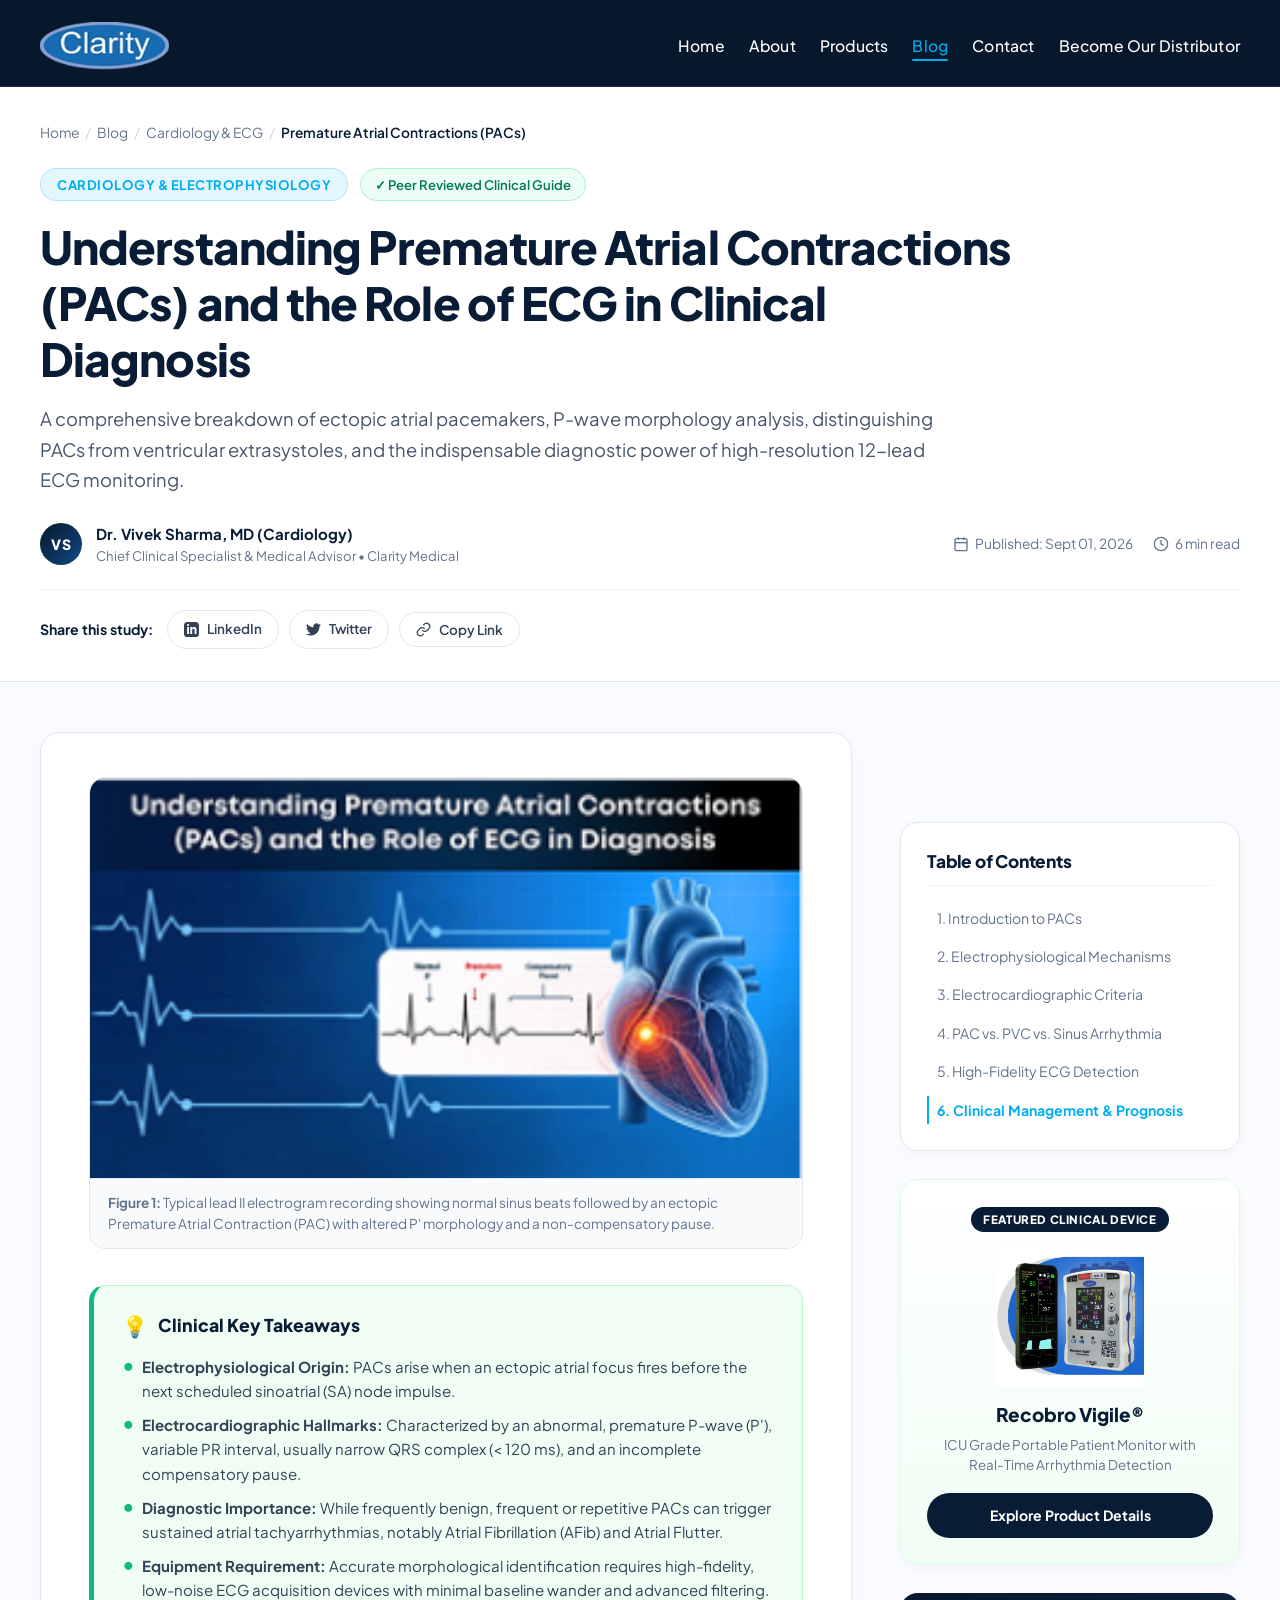
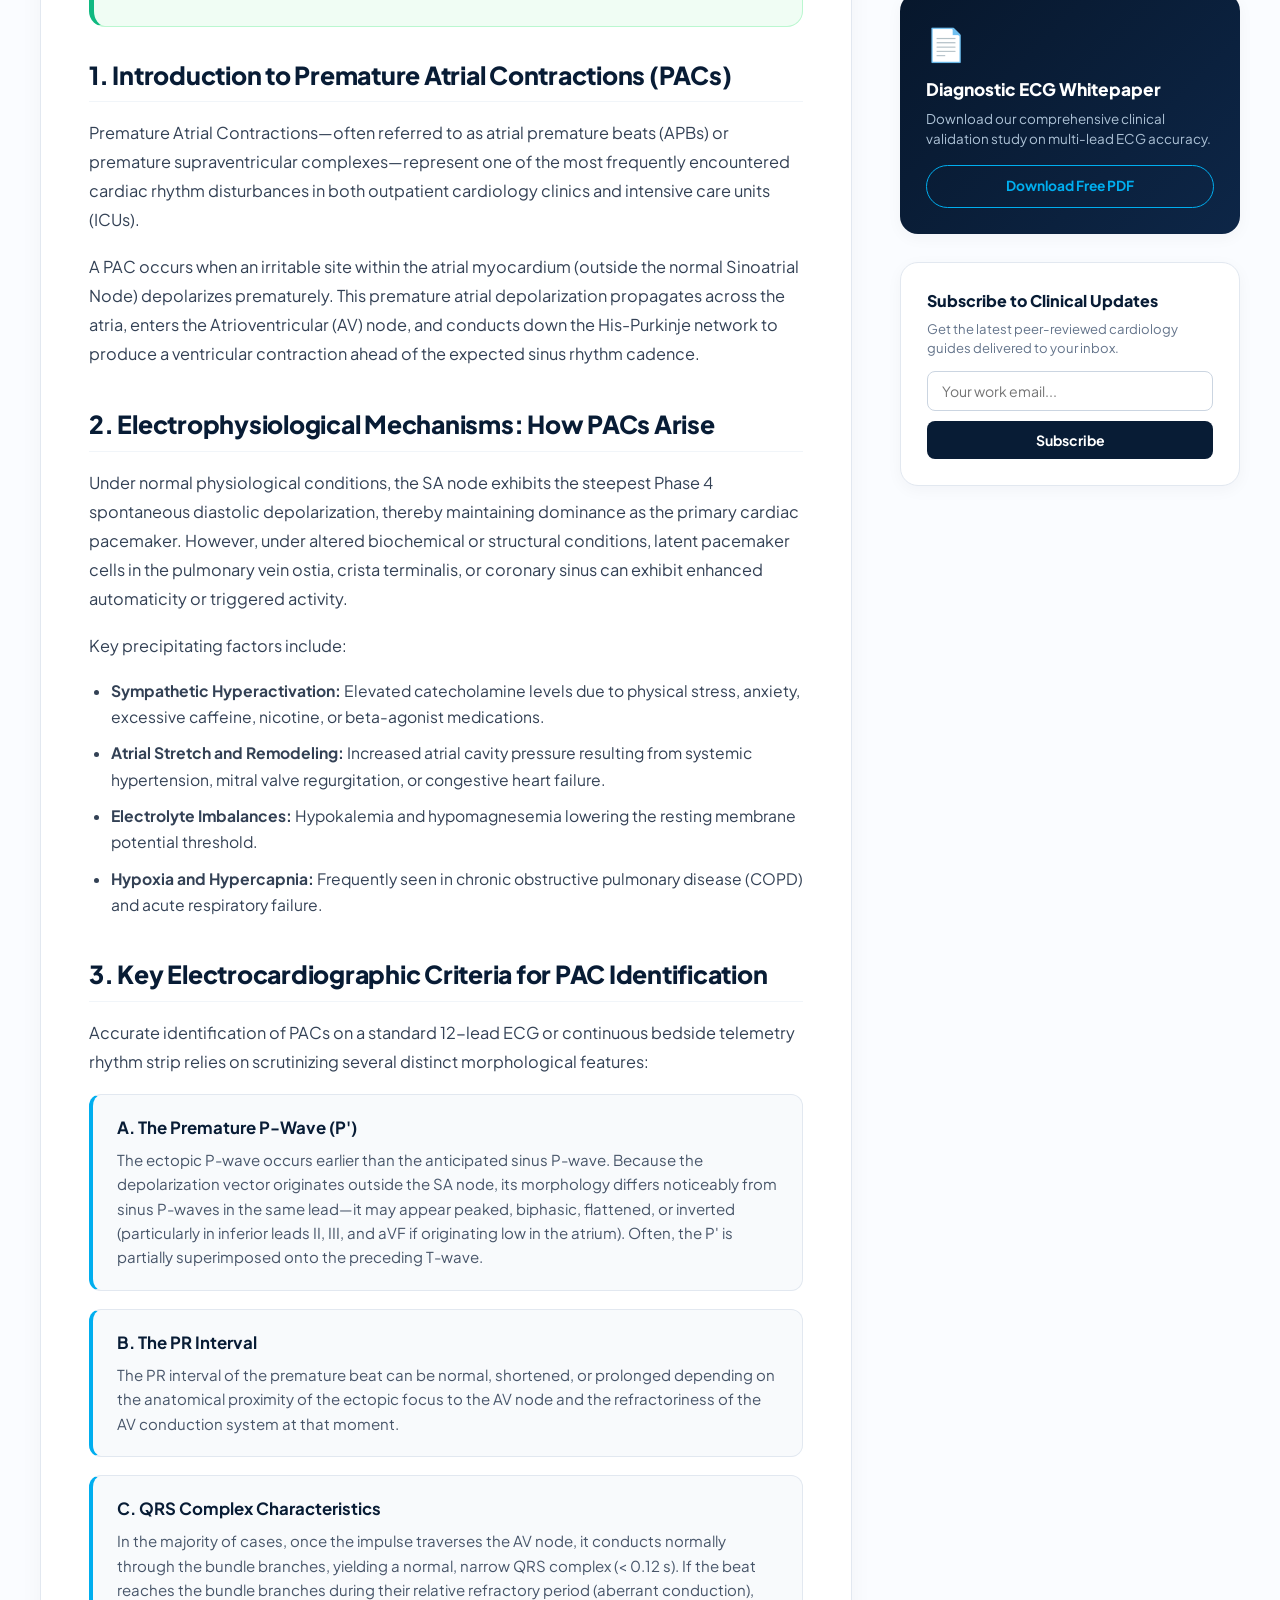
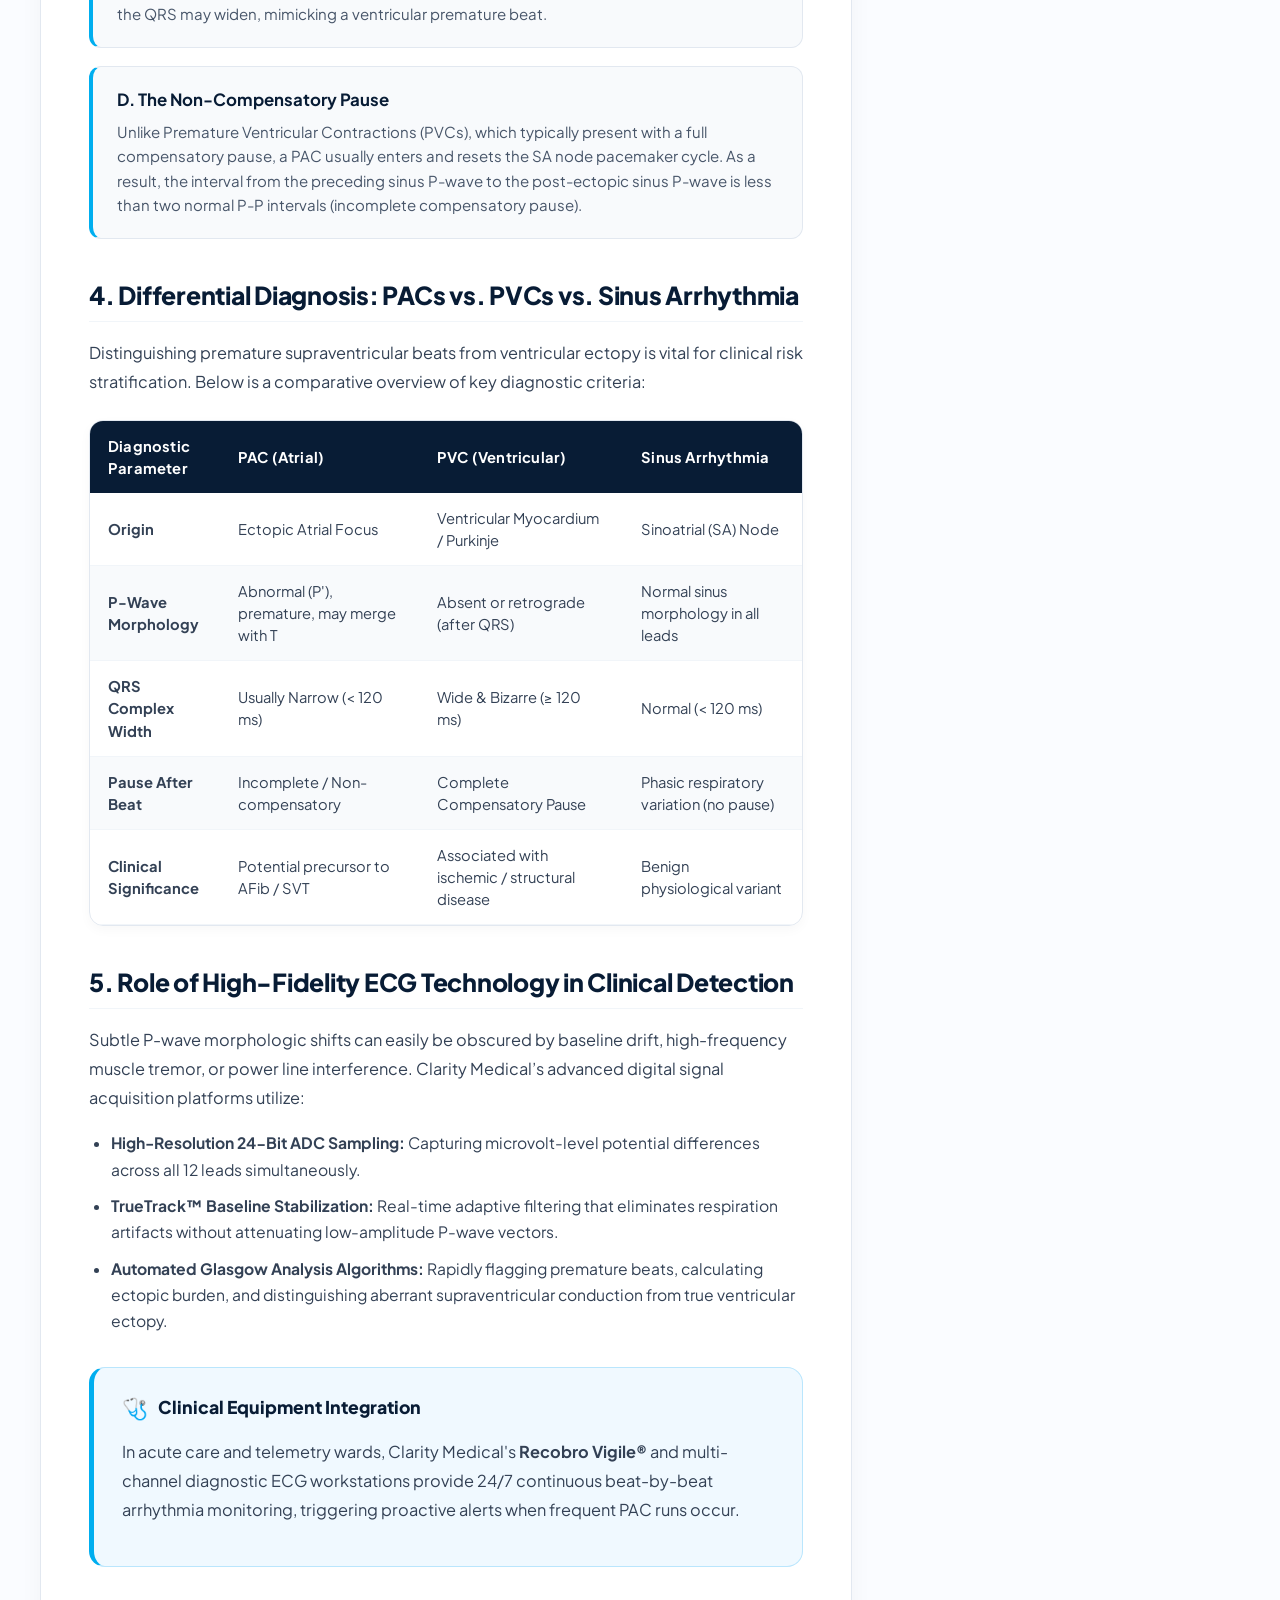
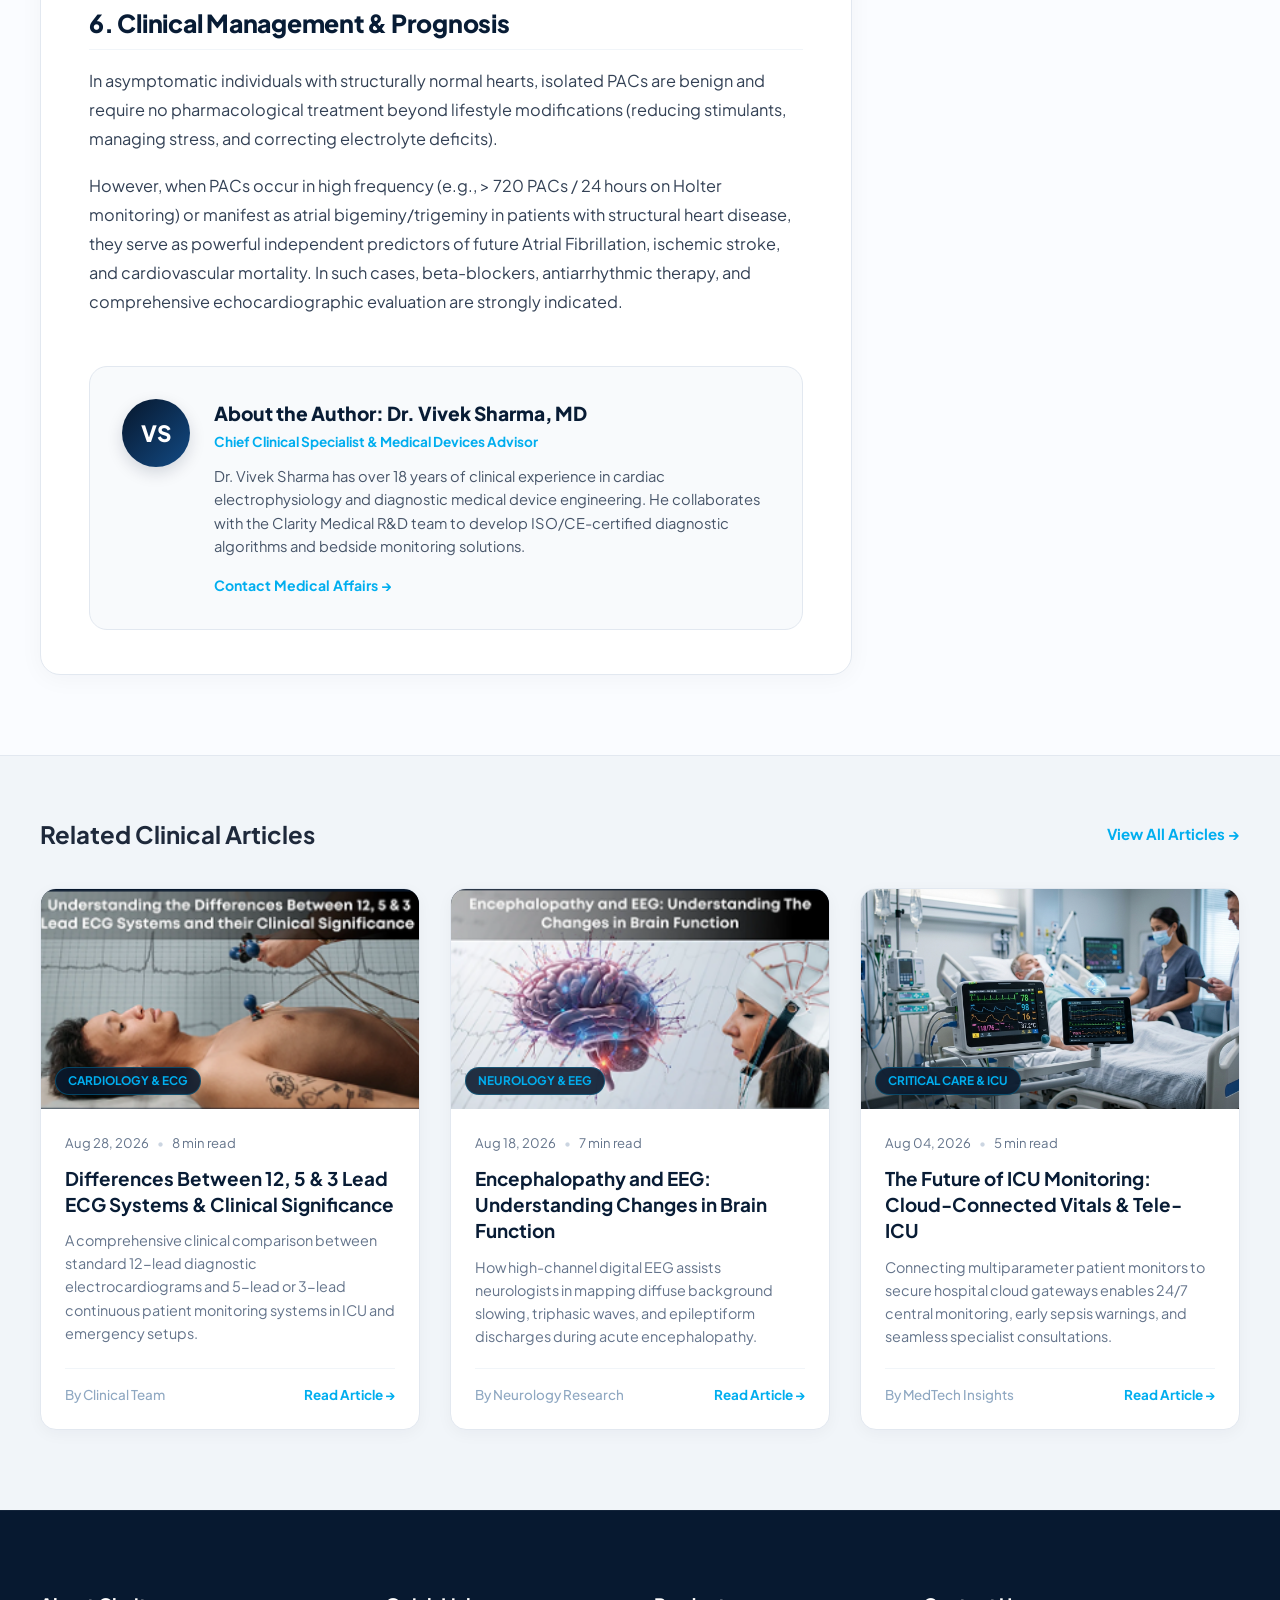
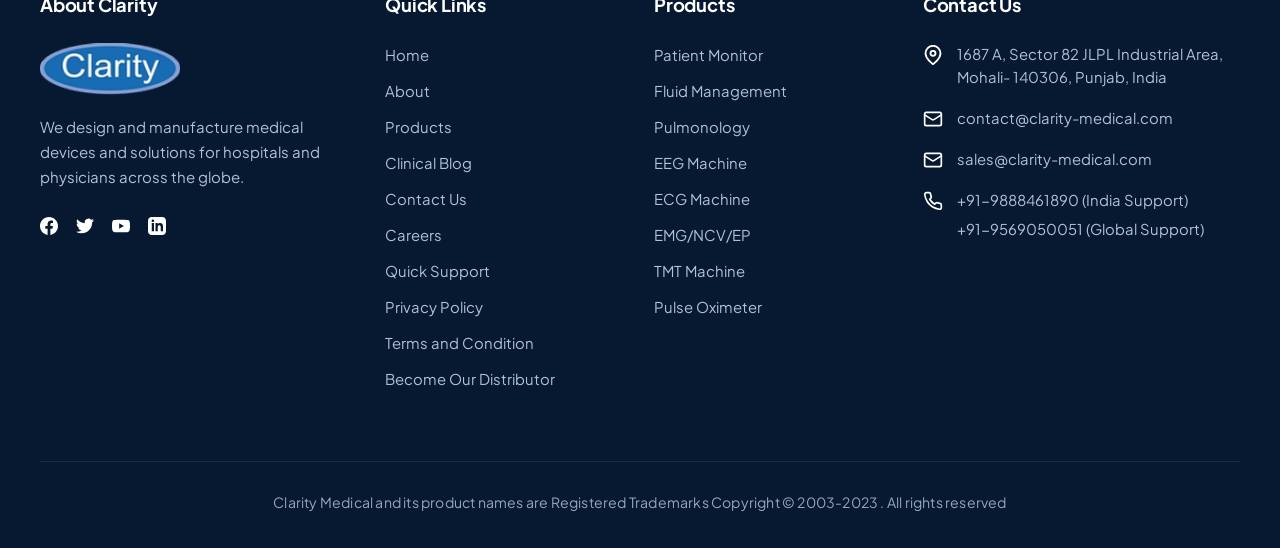
<file: blog-article.html>
<!DOCTYPE html>
<html lang="en">

<head>
  <meta charset="UTF-8">
  <meta name="viewport" content="width=device-width, initial-scale=1.0">
  <title>Understanding Premature Atrial Contractions (PACs) &amp; The Role of ECG | Clarity Medical</title>
  <meta name="description"
    content="An in-depth clinical electrophysiology guide on Premature Atrial Contractions (PACs), P-wave morphology, PAC vs PVC diagnostic criteria, and the clinical significance of high-fidelity ECG monitoring.">

  <!-- Google Fonts -->
  <link rel="preconnect" href="https://fonts.googleapis.com">
  <link rel="preconnect" href="https://fonts.gstatic.com" crossorigin>
  <link
    href="https://fonts.googleapis.com/css2?family=Outfit:wght@300;400;500;600;700;800&family=Plus+Jakarta+Sans:ital,wght@0,300;0,400;0,500;0,600;0,700;0,800;1,400;1,600&display=swap"
    rel="stylesheet">

  <!-- Main Stylesheet -->
  <link rel="stylesheet" href="css/style.css">
  <link rel="icon" type="image/svg+xml" href="assets/images/clarity-logo.svg">
</head>

<body class="page-article">

  <!-- Reading Progress Bar -->
  <div class="reading-progress-track">
    <div class="reading-progress-bar" id="readingProgressBar"></div>
  </div>

  <!-- ==========================================================================
       TOP NAVIGATION BAR
       ========================================================================== -->
  <header class="blog-header-nav">
    <div class="container navbar-inner">
      <a href="index.html" class="nav-logo-link" aria-label="Clarity Medical Homepage">
        <img src="assets/images/clarity-logo.png" alt="Clarity Medical Logo" class="nav-logo-img">
      </a>

      <!-- Desktop & Mobile Navigation Menu -->
      <ul class="nav-menu">
        <li class="nav-item"><a href="index.html#home">Home</a></li>
        <li class="nav-item"><a href="index.html#about">About</a></li>
        <li class="nav-item"><a href="index.html#products">Products</a></li>
        <li class="nav-item"><a href="blog.html" class="nav-link-active">Blog</a></li>
        <li class="nav-item"><a href="index.html#contact">Contact</a></li>
        <li class="nav-item"><a href="index.html#quote">Become Our Distributor</a></li>
      </ul>

      <!-- Mobile Hamburger Button -->
      <button class="mobile-toggle" aria-label="Toggle navigation menu" aria-expanded="false">
        <span></span>
        <span></span>
        <span></span>
      </button>
    </div>
  </header>

  <!-- ==========================================================================
       BREADCRUMB & ARTICLE HEADER
       ========================================================================== -->
  <section class="article-header-section">
    <div class="container">
      <!-- Breadcrumbs -->
      <nav class="article-breadcrumbs" aria-label="Breadcrumb">
        <ol>
          <li><a href="index.html">Home</a></li>
          <li><span class="bc-sep">/</span></li>
          <li><a href="blog.html">Blog</a></li>
          <li><span class="bc-sep">/</span></li>
          <li><a href="blog.html">Cardiology &amp; ECG</a></li>
          <li><span class="bc-sep">/</span></li>
          <li class="bc-active" aria-current="page">Premature Atrial Contractions (PACs)</li>
        </ol>
      </nav>

      <!-- Article Title & Meta -->
      <div class="article-heading-block">
        <div class="article-category-badge-wrap">
          <span class="article-category-badge">Cardiology &amp; Electrophysiology</span>
          <span class="article-peer-badge">✓ Peer Reviewed Clinical Guide</span>
        </div>

        <h1 class="article-main-title">
          Understanding Premature Atrial Contractions (PACs) and the Role of ECG in Clinical Diagnosis
        </h1>

        <p class="article-lead-text">
          A comprehensive breakdown of ectopic atrial pacemakers, P-wave morphology analysis, distinguishing PACs from
          ventricular extrasystoles, and the indispensable diagnostic power of high-resolution 12-lead ECG monitoring.
        </p>

        <div class="article-author-bar">
          <div class="article-author-profile">
            <div class="author-avatar-badge">VS</div>
            <div class="author-details">
              <span class="author-name">Dr. Vivek Sharma, MD (Cardiology)</span>
              <span class="author-role">Chief Clinical Specialist &amp; Medical Advisor • Clarity Medical</span>
            </div>
          </div>

          <div class="article-meta-stats">
            <span class="article-meta-item">
              <svg width="16" height="16" viewBox="0 0 24 24" fill="none" stroke="currentColor" stroke-width="2">
                <rect x="3" y="4" width="18" height="18" rx="2" ry="2"></rect>
                <line x1="16" y1="2" x2="16" y2="6"></line>
                <line x1="8" y1="2" x2="8" y2="6"></line>
                <line x1="3" y1="10" x2="21" y2="10"></line>
              </svg>
              Published: Sept 01, 2026
            </span>
            <span class="article-meta-item">
              <svg width="16" height="16" viewBox="0 0 24 24" fill="none" stroke="currentColor" stroke-width="2">
                <circle cx="12" cy="12" r="10"></circle>
                <polyline points="12 6 12 12 16 14"></polyline>
              </svg>
              6 min read
            </span>
          </div>
        </div>

        <!-- Social Sharing Bar -->
        <div class="article-share-strip">
          <span class="share-label">Share this study:</span>
          <div class="share-buttons-group">
            <a href="https://linkedin.com" target="_blank" rel="noopener noreferrer" class="share-btn share-btn-li"
              aria-label="Share on LinkedIn">
              <svg width="15" height="15" viewBox="0 0 24 24" fill="currentColor">
                <path
                  d="M19 0h-14c-2.761 0-5 2.239-5 5v14c0 2.761 2.239 5 5 5h14c2.762 0 5-2.239 5-5v-14c0-2.761-2.238-5-5-5zm-11 19h-3v-11h3v11zm-1.5-12.268c-.966 0-1.75-.79-1.75-1.764s.784-1.764 1.75-1.764 1.75.79 1.75 1.764-.783 1.764-1.75 1.764zm13.5 12.268h-3v-5.604c0-3.368-4-3.113-4 0v5.604h-3v-11h3v1.765c1.396-2.586 7-2.777 7 2.476v6.759z" />
              </svg>
              <span>LinkedIn</span>
            </a>
            <a href="https://twitter.com" target="_blank" rel="noopener noreferrer" class="share-btn share-btn-tw"
              aria-label="Share on Twitter">
              <svg width="15" height="15" viewBox="0 0 24 24" fill="currentColor">
                <path
                  d="M23.953 4.57a10 10 0 01-2.825.775 4.958 4.958 0 002.163-2.723c-.951.555-2.005.959-3.127 1.184a4.92 4.92 0 00-8.384 4.482C7.69 8.095 4.067 6.13 1.64 3.162a4.822 4.822 0 00-.666 2.475c0 1.71.87 3.213 2.188 4.096a4.904 4.904 0 01-2.228-.616v.06a4.923 4.923 0 003.946 4.827 4.996 4.996 0 01-2.212.085 4.936 4.936 0 004.604 3.417 9.867 9.867 0 01-6.102 2.105c-.39 0-.779-.023-1.17-.067a13.995 13.995 0 007.557 2.209c9.053 0 13.998-7.496 13.998-13.985 0-.21 0-.42-.015-.63A9.936 9.936 0 0024 4.59z" />
              </svg>
              <span>Twitter</span>
            </a>
            <button type="button" class="share-btn share-btn-copy" id="btnCopyLink" aria-label="Copy Article Link">
              <svg width="15" height="15" viewBox="0 0 24 24" fill="none" stroke="currentColor" stroke-width="2">
                <path d="M10 13a5 5 0 0 0 7.54.54l3-3a5 5 0 0 0-7.07-7.07l-1.72 1.71"></path>
                <path d="M14 11a5 5 0 0 0-7.54-.54l-3 3a5 5 0 0 0 7.07 7.07l1.71-1.71"></path>
              </svg>
              <span id="copyBtnText">Copy Link</span>
            </button>
          </div>
        </div>
      </div>
    </div>
  </section>

  <!-- ==========================================================================
       ARTICLE CONTENT & STICKY SIDEBAR (2-Column Grid)
       ========================================================================== -->
  <main class="article-main-container">
    <div class="container article-layout-grid">
      <!-- Left: Article Body -->
      <article class="article-content-column">
        <!-- Hero Clinical Diagram -->
        <figure class="article-featured-media">
          <img src="assets/images/blog-pac-ecg.png"
            alt="ECG rhythm strip illustrating premature P wave, QRS complex, and compensatory pause"
            class="article-hero-img">
          <figcaption class="article-img-caption">
            <strong>Figure 1:</strong> Typical lead II electrogram recording showing normal sinus beats followed by an
            ectopic Premature Atrial Contraction (PAC) with altered P' morphology and a non-compensatory pause.
          </figcaption>
        </figure>

        <!-- Executive Summary Box -->
        <div class="article-callout-box summary-callout">
          <div class="callout-header">
            <span class="callout-icon">💡</span>
            <h3 class="callout-title">Clinical Key Takeaways</h3>
          </div>
          <ul class="callout-list">
            <li><strong>Electrophysiological Origin:</strong> PACs arise when an ectopic atrial focus fires before the
              next scheduled sinoatrial (SA) node impulse.</li>
            <li><strong>Electrocardiographic Hallmarks:</strong> Characterized by an abnormal, premature P-wave (P'),
              variable PR interval, usually narrow QRS complex (&lt; 120 ms), and an incomplete compensatory pause.</li>
            <li><strong>Diagnostic Importance:</strong> While frequently benign, frequent or repetitive PACs can trigger
              sustained atrial tachyarrhythmias, notably Atrial Fibrillation (AFib) and Atrial Flutter.</li>
            <li><strong>Equipment Requirement:</strong> Accurate morphological identification requires high-fidelity,
              low-noise ECG acquisition devices with minimal baseline wander and advanced filtering.</li>
          </ul>
        </div>

        <!-- Section 1 -->
        <section class="article-section" id="section-intro">
          <h2>1. Introduction to Premature Atrial Contractions (PACs)</h2>
          <p>
            Premature Atrial Contractions—often referred to as atrial premature beats (APBs) or premature supraventricular
            complexes—represent one of the most frequently encountered cardiac rhythm disturbances in both outpatient
            cardiology clinics and intensive care units (ICUs).
          </p>
          <p>
            A PAC occurs when an irritable site within the atrial myocardium (outside the normal Sinoatrial Node) depolarizes
            prematurely. This premature atrial depolarization propagates across the atria, enters the Atrioventricular
            (AV) node, and conducts down the His-Purkinje network to produce a ventricular contraction ahead of the expected
            sinus rhythm cadence.
          </p>
        </section>

        <!-- Section 2 -->
        <section class="article-section" id="section-mechanisms">
          <h2>2. Electrophysiological Mechanisms: How PACs Arise</h2>
          <p>
            Under normal physiological conditions, the SA node exhibits the steepest Phase 4 spontaneous diastolic
            depolarization, thereby maintaining dominance as the primary cardiac pacemaker. However, under altered
            biochemical or structural conditions, latent pacemaker cells in the pulmonary vein ostia, crista terminalis, or
            coronary sinus can exhibit enhanced automaticity or triggered activity.
          </p>
          <p>Key precipitating factors include:</p>
          <ul>
            <li><strong>Sympathetic Hyperactivation:</strong> Elevated catecholamine levels due to physical stress, anxiety,
              excessive caffeine, nicotine, or beta-agonist medications.</li>
            <li><strong>Atrial Stretch and Remodeling:</strong> Increased atrial cavity pressure resulting from systemic
              hypertension, mitral valve regurgitation, or congestive heart failure.</li>
            <li><strong>Electrolyte Imbalances:</strong> Hypokalemia and hypomagnesemia lowering the resting membrane
              potential threshold.</li>
            <li><strong>Hypoxia and Hypercapnia:</strong> Frequently seen in chronic obstructive pulmonary disease (COPD) and
              acute respiratory failure.</li>
          </ul>
        </section>

        <!-- Section 3 -->
        <section class="article-section" id="section-ecg-morphology">
          <h2>3. Key Electrocardiographic Criteria for PAC Identification</h2>
          <p>
            Accurate identification of PACs on a standard 12-lead ECG or continuous bedside telemetry rhythm strip relies on
            scrutinizing several distinct morphological features:
          </p>

          <div class="feature-step-card">
            <h4>A. The Premature P-Wave (P')</h4>
            <p>
              The ectopic P-wave occurs earlier than the anticipated sinus P-wave. Because the depolarization vector
              originates outside the SA node, its morphology differs noticeably from sinus P-waves in the same lead—it may
              appear peaked, biphasic, flattened, or inverted (particularly in inferior leads II, III, and aVF if originating
              low in the atrium). Often, the P' is partially superimposed onto the preceding T-wave.
            </p>
          </div>

          <div class="feature-step-card">
            <h4>B. The PR Interval</h4>
            <p>
              The PR interval of the premature beat can be normal, shortened, or prolonged depending on the anatomical
              proximity of the ectopic focus to the AV node and the refractoriness of the AV conduction system at that moment.
            </p>
          </div>

          <div class="feature-step-card">
            <h4>C. QRS Complex Characteristics</h4>
            <p>
              In the majority of cases, once the impulse traverses the AV node, it conducts normally through the bundle
              branches, yielding a normal, narrow QRS complex (&lt; 0.12 s). If the beat reaches the bundle branches during
              their relative refractory period (aberrant conduction), the QRS may widen, mimicking a ventricular premature
              beat.
            </p>
          </div>

          <div class="feature-step-card">
            <h4>D. The Non-Compensatory Pause</h4>
            <p>
              Unlike Premature Ventricular Contractions (PVCs), which typically present with a full compensatory pause, a PAC
              usually enters and resets the SA node pacemaker cycle. As a result, the interval from the preceding sinus P-wave
              to the post-ectopic sinus P-wave is less than two normal P-P intervals (incomplete compensatory pause).
            </p>
          </div>
        </section>

        <!-- Section 4: Comparison Table -->
        <section class="article-section" id="section-comparison">
          <h2>4. Differential Diagnosis: PACs vs. PVCs vs. Sinus Arrhythmia</h2>
          <p>
            Distinguishing premature supraventricular beats from ventricular ectopy is vital for clinical risk
            stratification. Below is a comparative overview of key diagnostic criteria:
          </p>

          <div class="article-table-wrap">
            <table class="article-comparison-table">
              <thead>
                <tr>
                  <th>Diagnostic Parameter</th>
                  <th>PAC (Atrial)</th>
                  <th>PVC (Ventricular)</th>
                  <th>Sinus Arrhythmia</th>
                </tr>
              </thead>
              <tbody>
                <tr>
                  <td><strong>Origin</strong></td>
                  <td>Ectopic Atrial Focus</td>
                  <td>Ventricular Myocardium / Purkinje</td>
                  <td>Sinoatrial (SA) Node</td>
                </tr>
                <tr>
                  <td><strong>P-Wave Morphology</strong></td>
                  <td>Abnormal (P'), premature, may merge with T</td>
                  <td>Absent or retrograde (after QRS)</td>
                  <td>Normal sinus morphology in all leads</td>
                </tr>
                <tr>
                  <td><strong>QRS Complex Width</strong></td>
                  <td>Usually Narrow (&lt; 120 ms)</td>
                  <td>Wide &amp; Bizarre (&ge; 120 ms)</td>
                  <td>Normal (&lt; 120 ms)</td>
                </tr>
                <tr>
                  <td><strong>Pause After Beat</strong></td>
                  <td>Incomplete / Non-compensatory</td>
                  <td>Complete Compensatory Pause</td>
                  <td>Phasic respiratory variation (no pause)</td>
                </tr>
                <tr>
                  <td><strong>Clinical Significance</strong></td>
                  <td>Potential precursor to AFib / SVT</td>
                  <td>Associated with ischemic / structural disease</td>
                  <td>Benign physiological variant</td>
                </tr>
              </tbody>
            </table>
          </div>
        </section>

        <!-- Section 5: Diagnostic Tech -->
        <section class="article-section" id="section-diagnostic-tech">
          <h2>5. Role of High-Fidelity ECG Technology in Clinical Detection</h2>
          <p>
            Subtle P-wave morphologic shifts can easily be obscured by baseline drift, high-frequency muscle tremor, or power
            line interference. Clarity Medical’s advanced digital signal acquisition platforms utilize:
          </p>
          <ul>
            <li><strong>High-Resolution 24-Bit ADC Sampling:</strong> Capturing microvolt-level potential differences across
              all 12 leads simultaneously.</li>
            <li><strong>TrueTrack™ Baseline Stabilization:</strong> Real-time adaptive filtering that eliminates respiration
              artifacts without attenuating low-amplitude P-wave vectors.</li>
            <li><strong>Automated Glasgow Analysis Algorithms:</strong> Rapidly flagging premature beats, calculating ectopic
              burden, and distinguishing aberrant supraventricular conduction from true ventricular ectopy.</li>
          </ul>

          <div class="article-callout-box equipment-highlight-callout">
            <div class="callout-header">
              <span class="callout-icon">🩺</span>
              <h3 class="callout-title">Clinical Equipment Integration</h3>
            </div>
            <p>
              In acute care and telemetry wards, Clarity Medical's <strong>Recobro Vigile®</strong> and multi-channel
              diagnostic ECG workstations provide 24/7 continuous beat-by-beat arrhythmia monitoring, triggering proactive
              alerts when frequent PAC runs occur.
            </p>
          </div>
        </section>

        <!-- Section 6: Clinical Management -->
        <section class="article-section" id="section-management">
          <h2>6. Clinical Management &amp; Prognosis</h2>
          <p>
            In asymptomatic individuals with structurally normal hearts, isolated PACs are benign and require no
            pharmacological treatment beyond lifestyle modifications (reducing stimulants, managing stress, and correcting
            electrolyte deficits).
          </p>
          <p>
            However, when PACs occur in high frequency (e.g., &gt; 720 PACs / 24 hours on Holter monitoring) or manifest as
            atrial bigeminy/trigeminy in patients with structural heart disease, they serve as powerful independent predictors
            of future Atrial Fibrillation, ischemic stroke, and cardiovascular mortality. In such cases, beta-blockers,
            antiarrhythmic therapy, and comprehensive echocardiographic evaluation are strongly indicated.
          </p>
        </section>

        <!-- Author Bio Card -->
        <div class="article-author-card">
          <div class="author-avatar-large">VS</div>
          <div class="author-card-text">
            <h3>About the Author: Dr. Vivek Sharma, MD</h3>
            <p class="author-card-role">Chief Clinical Specialist &amp; Medical Devices Advisor</p>
            <p class="author-card-bio">
              Dr. Vivek Sharma has over 18 years of clinical experience in cardiac electrophysiology and diagnostic medical
              device engineering. He collaborates with the Clarity Medical R&amp;D team to develop ISO/CE-certified diagnostic
              algorithms and bedside monitoring solutions.
            </p>
            <a href="index.html#contact" class="author-contact-link">Contact Medical Affairs →</a>
          </div>
        </div>
      </article>

      <!-- Right: Sticky Sidebar -->
      <aside class="article-sidebar-column">
        <!-- Table of Contents Widget -->
        <div class="sidebar-widget toc-widget" id="sidebarToc">
          <h3 class="widget-title">Table of Contents</h3>
          <nav class="toc-nav">
            <ul class="toc-list">
              <li><a href="#section-intro" class="toc-link active">1. Introduction to PACs</a></li>
              <li><a href="#section-mechanisms" class="toc-link">2. Electrophysiological Mechanisms</a></li>
              <li><a href="#section-ecg-morphology" class="toc-link">3. Electrocardiographic Criteria</a></li>
              <li><a href="#section-comparison" class="toc-link">4. PAC vs. PVC vs. Sinus Arrhythmia</a></li>
              <li><a href="#section-diagnostic-tech" class="toc-link">5. High-Fidelity ECG Detection</a></li>
              <li><a href="#section-management" class="toc-link">6. Clinical Management &amp; Prognosis</a></li>
            </ul>
          </nav>
        </div>

        <!-- Featured Product Widget -->
        <div class="sidebar-widget product-widget">
          <span class="widget-badge">Featured Clinical Device</span>
          <img src="assets/images/hero-recobro-vigile.png" alt="Recobro Vigile ICU Grade Patient Monitor"
            class="widget-product-img">
          <h4 class="widget-product-title">Recobro Vigile®</h4>
          <p class="widget-product-subtitle">ICU Grade Portable Patient Monitor with Real-Time Arrhythmia Detection</p>
          <a href="index.html#products" class="btn-widget-action">Explore Product Details</a>
        </div>

        <!-- Download Whitepaper Widget -->
        <div class="sidebar-widget whitepaper-widget">
          <div class="wp-icon">📄</div>
          <h4 class="wp-title">Diagnostic ECG Whitepaper</h4>
          <p class="wp-desc">Download our comprehensive clinical validation study on multi-lead ECG accuracy.</p>
          <a href="index.html#whitepapers" class="btn-widget-outline">Download Free PDF</a>
        </div>

        <!-- Newsletter Mini Widget -->
        <div class="sidebar-widget newsletter-mini-widget">
          <h4 class="mini-news-title">Subscribe to Clinical Updates</h4>
          <p class="mini-news-desc">Get the latest peer-reviewed cardiology guides delivered to your inbox.</p>
          <form class="mini-news-form" id="sidebarNewsletterForm">
            <input type="email" placeholder="Your work email..." required aria-label="Work email for newsletter">
            <button type="submit" class="btn-mini-subscribe">Subscribe</button>
          </form>
        </div>
      </aside>
    </div>
  </main>

  <!-- ==========================================================================
       RELATED CLINICAL ARTICLES SECTION
       ========================================================================== -->
  <section class="related-articles-section">
    <div class="container">
      <div class="related-header">
        <h2 class="section-title">Related Clinical Articles</h2>
        <a href="blog.html" class="view-all-blog-link">View All Articles →</a>
      </div>

      <div class="blog-grid related-grid">
        <!-- Related 1 -->
        <article class="blog-card" data-category="cardiology">
          <div class="blog-card-thumb-wrap">
            <img src="assets/images/blog-leads-ecg.png" alt="12, 5 & 3 Lead ECG Systems Differences"
              class="blog-card-thumb">
            <span class="blog-card-category-badge">Cardiology &amp; ECG</span>
          </div>
          <div class="blog-card-body">
            <div class="blog-card-meta">
              <span>Aug 28, 2026</span>
              <span class="meta-dot">•</span>
              <span>8 min read</span>
            </div>
            <h3 class="blog-card-title">
              <a href="blog-article.html">Differences Between 12, 5 &amp; 3 Lead ECG Systems &amp; Clinical Significance</a>
            </h3>
            <p class="blog-card-excerpt">
              A comprehensive clinical comparison between standard 12-lead diagnostic electrocardiograms and 5-lead or
              3-lead continuous patient monitoring systems in ICU and emergency setups.
            </p>
            <div class="blog-card-footer">
              <span class="blog-card-author">By Clinical Team</span>
              <a href="blog-article.html" class="blog-read-link">Read Article →</a>
            </div>
          </div>
        </article>

        <!-- Related 2 -->
        <article class="blog-card" data-category="neurology">
          <div class="blog-card-thumb-wrap">
            <img src="assets/images/blog-eeg-brain.png" alt="Encephalopathy and EEG Brain Changes"
              class="blog-card-thumb">
            <span class="blog-card-category-badge">Neurology &amp; EEG</span>
          </div>
          <div class="blog-card-body">
            <div class="blog-card-meta">
              <span>Aug 18, 2026</span>
              <span class="meta-dot">•</span>
              <span>7 min read</span>
            </div>
            <h3 class="blog-card-title">
              <a href="blog-article.html">Encephalopathy and EEG: Understanding Changes in Brain Function</a>
            </h3>
            <p class="blog-card-excerpt">
              How high-channel digital EEG assists neurologists in mapping diffuse background slowing, triphasic waves,
              and epileptiform discharges during acute encephalopathy.
            </p>
            <div class="blog-card-footer">
              <span class="blog-card-author">By Neurology Research</span>
              <a href="blog-article.html" class="blog-read-link">Read Article →</a>
            </div>
          </div>
        </article>

        <!-- Related 3 -->
        <article class="blog-card" data-category="critical-care">
          <div class="blog-card-thumb-wrap">
            <img src="assets/images/blog-tele-icu.jpg" alt="Tele-ICU and Cloud Vitals Monitoring" class="blog-card-thumb">
            <span class="blog-card-category-badge">Critical Care &amp; ICU</span>
          </div>
          <div class="blog-card-body">
            <div class="blog-card-meta">
              <span>Aug 04, 2026</span>
              <span class="meta-dot">•</span>
              <span>5 min read</span>
            </div>
            <h3 class="blog-card-title">
              <a href="blog-article.html">The Future of ICU Monitoring: Cloud-Connected Vitals &amp; Tele-ICU</a>
            </h3>
            <p class="blog-card-excerpt">
              Connecting multiparameter patient monitors to secure hospital cloud gateways enables 24/7 central monitoring,
              early sepsis warnings, and seamless specialist consultations.
            </p>
            <div class="blog-card-footer">
              <span class="blog-card-author">By MedTech Insights</span>
              <a href="blog-article.html" class="blog-read-link">Read Article →</a>
            </div>
          </div>
        </article>
      </div>
    </div>
  </section>

  <!-- ==========================================================================
       FOOTER SECTION (Exact 4-Column Layout Matching Main Site)
       ========================================================================== -->
  <footer class="site-footer" id="footer">
    <div class="container">
      <div class="footer-grid">
        <!-- Column 1: About Clarity -->
        <div class="footer-col footer-col-about">
          <h3 class="footer-heading">About Clarity</h3>
          <div class="footer-logo-wrap">
            <img src="assets/images/clarity-logo.png" alt="Clarity Medical - Since 2003" class="footer-logo-img">
          </div>
          <p class="footer-about-text">
            We design and manufacture medical devices and solutions for hospitals and physicians across the globe.
          </p>
          <div class="footer-social-links">
            <a href="https://facebook.com" target="_blank" rel="noopener noreferrer" class="social-link"
              aria-label="Facebook">
              <svg width="18" height="18" viewBox="0 0 24 24" fill="currentColor">
                <path
                  d="M24 12.073c0-6.627-5.373-12-12-12s-12 5.373-12 12c0 5.99 4.388 10.954 10.125 11.854v-8.385H7.078v-3.47h3.047V9.43c0-3.007 1.792-4.669 4.533-4.669 1.312 0 2.686.235 2.686.235v2.953H15.83c-1.491 0-1.956.925-1.956 1.874v2.25h3.328l-.532 3.47h-2.796v8.385C19.612 23.027 24 18.062 24 12.073z" />
              </svg>
            </a>
            <a href="https://twitter.com" target="_blank" rel="noopener noreferrer" class="social-link"
              aria-label="Twitter">
              <svg width="18" height="18" viewBox="0 0 24 24" fill="currentColor">
                <path
                  d="M23.953 4.57a10 10 0 01-2.825.775 4.958 4.958 0 002.163-2.723c-.951.555-2.005.959-3.127 1.184a4.92 4.92 0 00-8.384 4.482C7.69 8.095 4.067 6.13 1.64 3.162a4.822 4.822 0 00-.666 2.475c0 1.71.87 3.213 2.188 4.096a4.904 4.904 0 01-2.228-.616v.06a4.923 4.923 0 003.946 4.827 4.996 4.996 0 01-2.212.085 4.936 4.936 0 004.604 3.417 9.867 9.867 0 01-6.102 2.105c-.39 0-.779-.023-1.17-.067a13.995 13.995 0 007.557 2.209c9.053 0 13.998-7.496 13.998-13.985 0-.21 0-.42-.015-.63A9.936 9.936 0 0024 4.59z" />
              </svg>
            </a>
            <a href="https://youtube.com" target="_blank" rel="noopener noreferrer" class="social-link"
              aria-label="YouTube">
              <svg width="18" height="18" viewBox="0 0 24 24" fill="currentColor">
                <path
                  d="M23.498 6.186a3.016 3.016 0 0 0-2.122-2.136C19.505 3.545 12 3.545 12 3.545s-7.505 0-9.377.505A3.017 3.017 0 0 0 .502 6.186C0 8.07 0 12 0 12s0 3.93.502 5.814a3.016 3.016 0 0 0 2.122 2.136c1.871.505 9.376.505 9.376.505s7.505 0 9.377-.505a3.015 3.015 0 0 0 2.122-2.136C24 15.93 24 12 24 12s0-3.93-.502-5.814zM9.545 15.568V8.432L15.818 12l-6.273 3.568z" />
              </svg>
            </a>
            <a href="https://linkedin.com" target="_blank" rel="noopener noreferrer" class="social-link"
              aria-label="LinkedIn">
              <svg width="18" height="18" viewBox="0 0 24 24" fill="currentColor">
                <path
                  d="M19 0h-14c-2.761 0-5 2.239-5 5v14c0 2.761 2.239 5 5 5h14c2.762 0 5-2.239 5-5v-14c0-2.761-2.238-5-5-5zm-11 19h-3v-11h3v11zm-1.5-12.268c-.966 0-1.75-.79-1.75-1.764s.784-1.764 1.75-1.764 1.75.79 1.75 1.764-.783 1.764-1.75 1.764zm13.5 12.268h-3v-5.604c0-3.368-4-3.113-4 0v5.604h-3v-11h3v1.765c1.396-2.586 7-2.777 7 2.476v6.759z" />
              </svg>
            </a>
          </div>
        </div>

        <!-- Column 2: Quick Links -->
        <div class="footer-col">
          <h3 class="footer-heading">Quick Links</h3>
          <ul class="footer-nav-list">
            <li><a href="index.html#home">Home</a></li>
            <li><a href="index.html#about">About</a></li>
            <li><a href="index.html#products">Products</a></li>
            <li><a href="blog.html">Clinical Blog</a></li>
            <li><a href="index.html#contact">Contact Us</a></li>
            <li><a href="index.html#about">Careers</a></li>
            <li><a href="index.html#contact">Quick Support</a></li>
            <li><a href="index.html#privacy">Privacy Policy</a></li>
            <li><a href="index.html#terms">Terms and Condition</a></li>
            <li><a href="index.html#contact">Become Our Distributor</a></li>
          </ul>
        </div>

        <!-- Column 3: Products -->
        <div class="footer-col">
          <h3 class="footer-heading">Products</h3>
          <ul class="footer-nav-list">
            <li><a href="index.html#products">Patient Monitor</a></li>
            <li><a href="index.html#products">Fluid Management</a></li>
            <li><a href="index.html#products">Pulmonology</a></li>
            <li><a href="index.html#products">EEG Machine</a></li>
            <li><a href="index.html#products">ECG Machine</a></li>
            <li><a href="index.html#products">EMG/NCV/EP</a></li>
            <li><a href="index.html#products">TMT Machine</a></li>
            <li><a href="index.html#products">Pulse Oximeter</a></li>
          </ul>
        </div>

        <!-- Column 4: Contact Us -->
        <div class="footer-col footer-col-contact">
          <h3 class="footer-heading">Contact Us</h3>
          <div class="footer-contact-list">
            <div class="footer-contact-item">
              <div class="footer-contact-icon">
                <svg width="20" height="20" viewBox="0 0 24 24" fill="none" stroke="currentColor" stroke-width="2.2"
                  stroke-linecap="round" stroke-linejoin="round">
                  <path d="M21 10c0 7-9 13-9 13s-9-6-9-13a9 9 0 0 1 18 0z"></path>
                  <circle cx="12" cy="10" r="3"></circle>
                </svg>
              </div>
              <p class="footer-contact-text">
                1687 A, Sector 82 JLPL Industrial Area,<br>
                Mohali- 140306, Punjab, India
              </p>
            </div>

            <div class="footer-contact-item">
              <div class="footer-contact-icon">
                <svg width="20" height="20" viewBox="0 0 24 24" fill="none" stroke="currentColor" stroke-width="2"
                  stroke-linecap="round" stroke-linejoin="round">
                  <rect x="2" y="4" width="20" height="16" rx="2"></rect>
                  <path d="m22 7-8.97 5.7a1.94 1.94 0 0 1-2.06 0L2 7"></path>
                </svg>
              </div>
              <a href="mailto:contact@clarity-medical.com" class="footer-contact-link">contact@clarity-medical.com</a>
            </div>

            <div class="footer-contact-item">
              <div class="footer-contact-icon">
                <svg width="20" height="20" viewBox="0 0 24 24" fill="none" stroke="currentColor" stroke-width="2"
                  stroke-linecap="round" stroke-linejoin="round">
                  <rect x="2" y="4" width="20" height="16" rx="2"></rect>
                  <path d="m22 7-8.97 5.7a1.94 1.94 0 0 1-2.06 0L2 7"></path>
                </svg>
              </div>
              <a href="mailto:sales@clarity-medical.com" class="footer-contact-link">sales@clarity-medical.com</a>
            </div>

            <div class="footer-contact-item footer-phone-group">
              <div class="footer-contact-icon">
                <svg width="20" height="20" viewBox="0 0 24 24" fill="none" stroke="currentColor" stroke-width="2"
                  stroke-linecap="round" stroke-linejoin="round">
                  <path
                    d="M22 16.92v3a2 2 0 0 1-2.18 2 19.79 19.79 0 0 1-8.63-3.07 19.5 19.5 0 0 1-6-6 19.79 19.79 0 0 1-3.07-8.67A2 2 0 0 1 4.11 2h3a2 2 0 0 1 2 1.72 12.84 12.84 0 0 0 .7 2.81 2 2 0 0 1-.45 2.11L8.09 9.91a16 16 0 0 0 6 6l1.27-1.27a2 2 0 0 1 2.11-.45 12.84 12.84 0 0 0 2.81.7A2 2 0 0 1 22 16.92z">
                  </path>
                </svg>
              </div>
              <div class="footer-phone-numbers">
                <a href="tel:+919888461890" class="footer-contact-link">+91-9888461890 (India Support)</a>
                <a href="tel:+919569050051" class="footer-contact-link">+91-9569050051 (Global Support)</a>
              </div>
            </div>
          </div>
        </div>
      </div>

      <!-- Copyright Bottom Bar -->
      <div class="footer-bottom">
        <p class="footer-copyright">
          Clarity Medical and its product names are Registered Trademarks Copyright &copy; 2003-2023 . All rights
          reserved
        </p>
      </div>
    </div>
  </footer>

  <!-- Main JavaScript File -->
  <script src="js/main.js"></script>
</body>

</html>
</file>
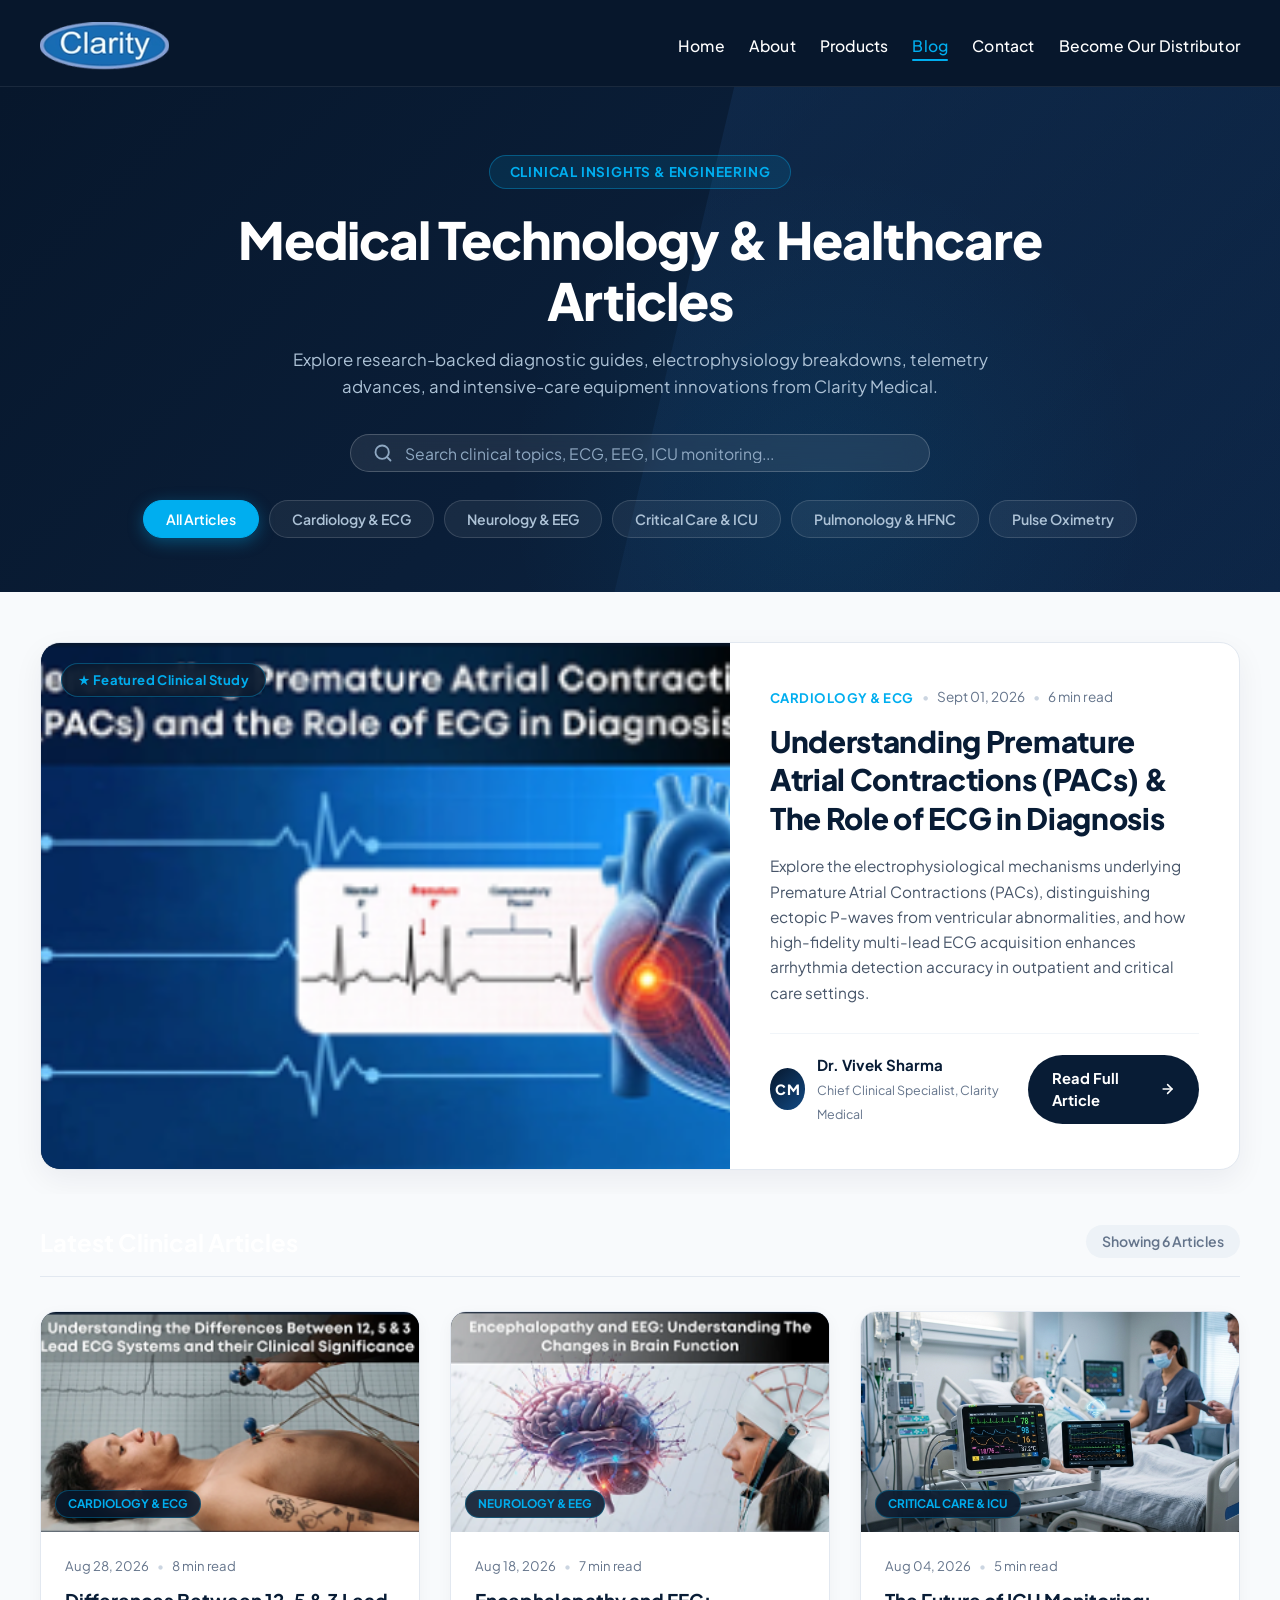
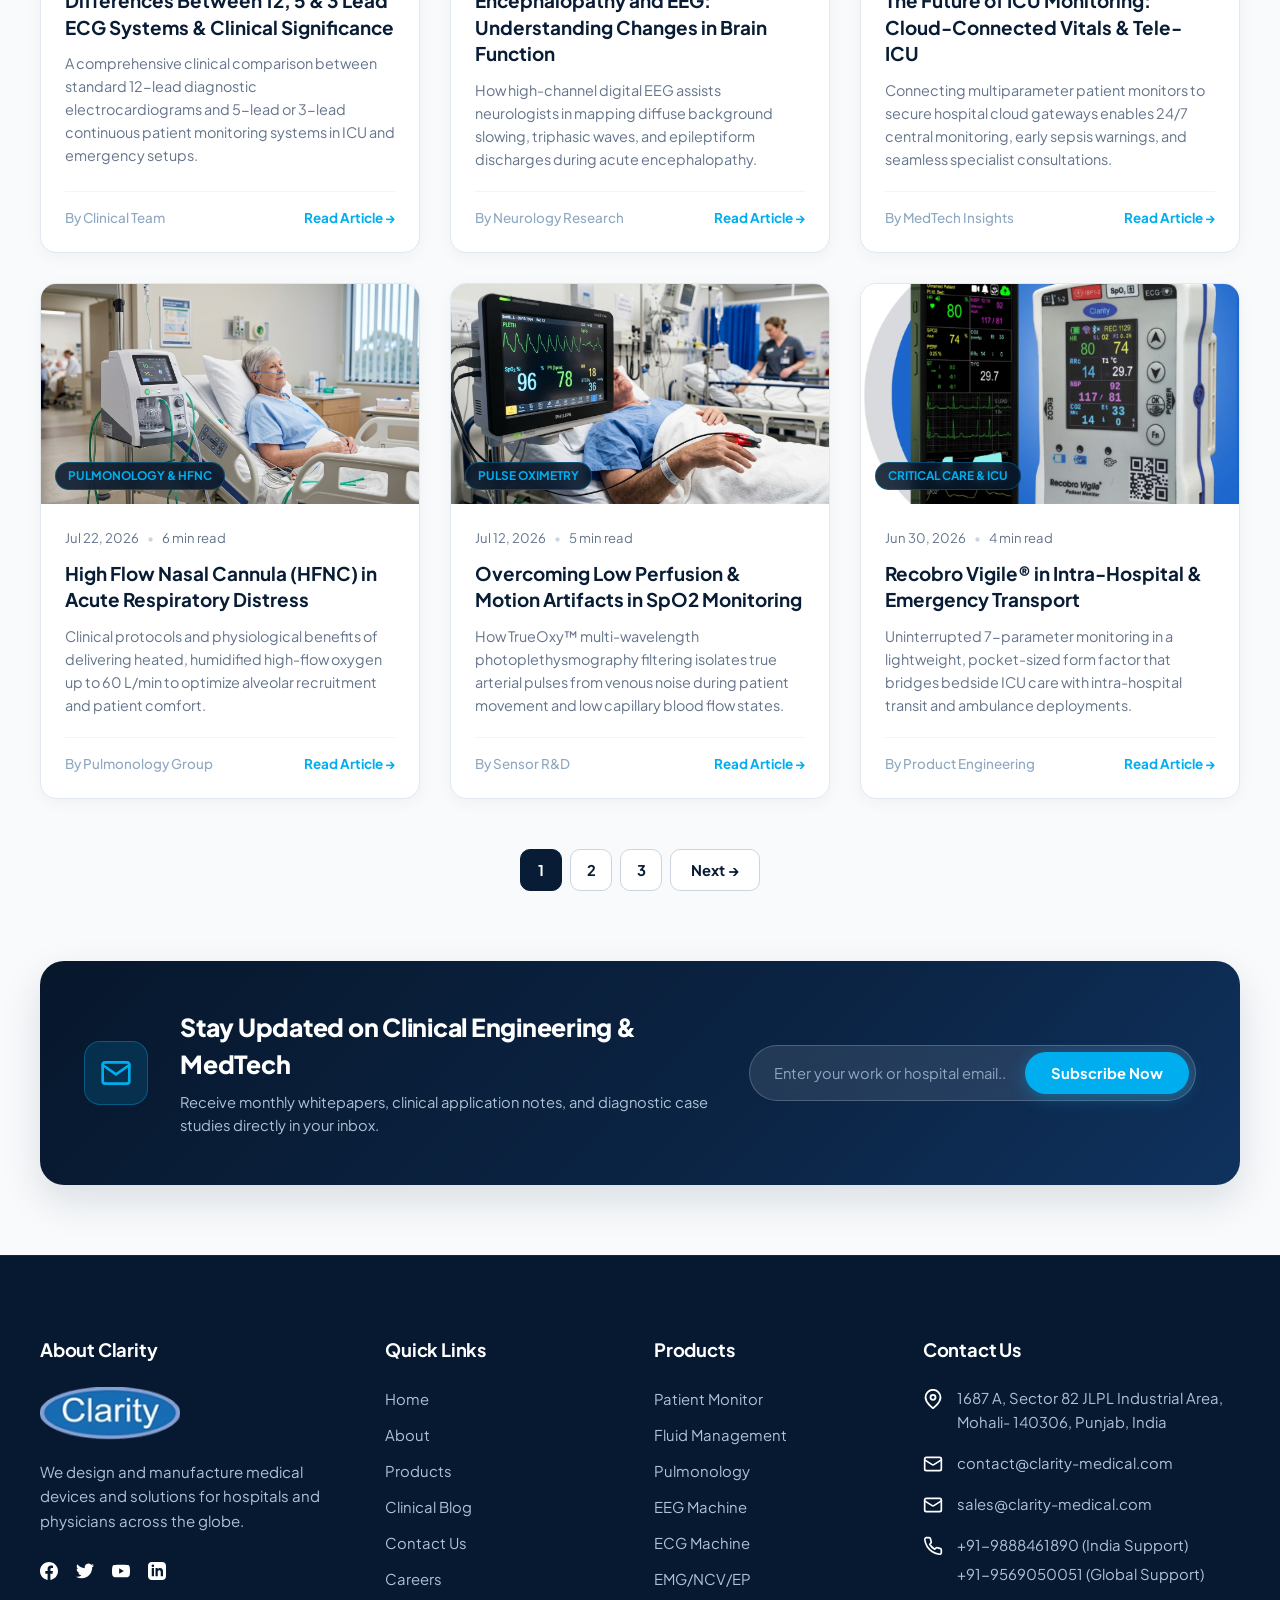
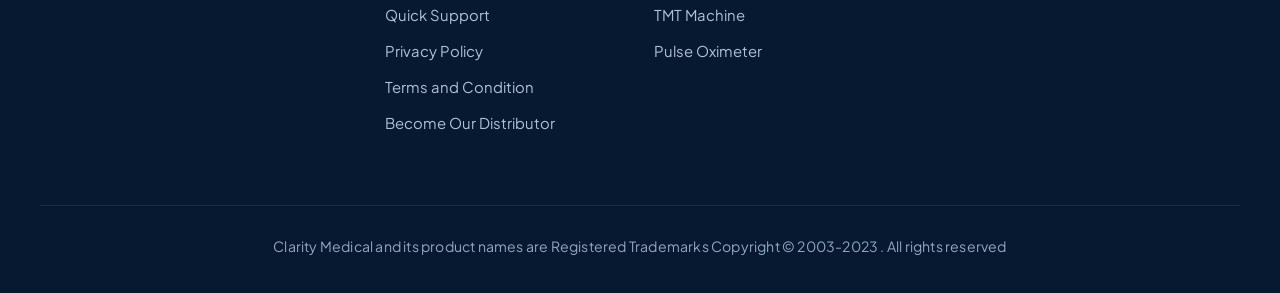
<file: blog.html>
<!DOCTYPE html>
<html lang="en">

<head>
  <meta charset="UTF-8">
  <meta name="viewport" content="width=device-width, initial-scale=1.0">
  <title>Clinical Insights &amp; Medical Technology Blog | Clarity Medical</title>
  <meta name="description"
    content="Explore in-depth clinical articles, diagnostic guides, ICU monitoring research, and medical device innovations from Clarity Medical engineers and clinical specialists.">

  <!-- Google Fonts -->
  <link rel="preconnect" href="https://fonts.googleapis.com">
  <link rel="preconnect" href="https://fonts.gstatic.com" crossorigin>
  <link
    href="https://fonts.googleapis.com/css2?family=Outfit:wght@300;400;500;600;700;800&family=Plus+Jakarta+Sans:wght@300;400;500;600;700;800&display=swap"
    rel="stylesheet">

  <!-- Main Stylesheet -->
  <link rel="stylesheet" href="css/style.css">
  <link rel="icon" type="image/svg+xml" href="assets/images/clarity-logo.svg">
</head>

<body class="page-blog">

  <!-- ==========================================================================
       TOP NAVIGATION BAR
       ========================================================================== -->
  <header class="blog-header-nav">
    <div class="container navbar-inner">
      <a href="index.html" class="nav-logo-link" aria-label="Clarity Medical Homepage">
        <img src="assets/images/clarity-logo.png" alt="Clarity Medical Logo" class="nav-logo-img">
      </a>

      <!-- Desktop & Mobile Navigation Menu -->
      <ul class="nav-menu">
        <li class="nav-item"><a href="index.html#home">Home</a></li>
        <li class="nav-item"><a href="index.html#about">About</a></li>
        <li class="nav-item"><a href="index.html#products">Products</a></li>
        <li class="nav-item"><a href="blog.html" class="nav-link-active">Blog</a></li>
        <li class="nav-item"><a href="index.html#contact">Contact</a></li>
        <li class="nav-item"><a href="index.html#quote">Become Our Distributor</a></li>
      </ul>

      <!-- Mobile Hamburger Button -->
      <button class="mobile-toggle" aria-label="Toggle navigation menu" aria-expanded="false">
        <span></span>
        <span></span>
        <span></span>
      </button>
    </div>
  </header>

  <!-- ==========================================================================
       BLOG HERO BANNER & SEARCH/FILTER
       ========================================================================== -->
  <section class="blog-hero-section">
    <div class="hero-polygon-layer"></div>
    <div class="hero-glow-layer"></div>
    <div class="container blog-hero-container">
      <div class="blog-hero-header">
        <span class="blog-badge-pill">Clinical Insights &amp; Engineering</span>
        <h1 class="blog-hero-title">Medical Technology &amp; Healthcare Articles</h1>
        <p class="blog-hero-subtitle">
          Explore research-backed diagnostic guides, electrophysiology breakdowns, telemetry advances, and
          intensive-care equipment innovations from Clarity Medical.
        </p>
      </div>

      <!-- Live Search Box -->
      <div class="blog-search-wrapper">
        <div class="blog-search-input-box">
          <svg class="blog-search-icon" width="20" height="20" viewBox="0 0 24 24" fill="none" stroke="currentColor"
            stroke-width="2.2" stroke-linecap="round" stroke-linejoin="round">
            <circle cx="11" cy="11" r="8"></circle>
            <line x1="21" y1="21" x2="16.65" y2="16.65"></line>
          </svg>
          <input type="text" id="blogSearchInput" placeholder="Search clinical topics, ECG, EEG, ICU monitoring..."
            aria-label="Search blog articles">
          <button type="button" id="blogSearchClear" class="blog-search-clear" aria-label="Clear search">×</button>
        </div>
      </div>

      <!-- Category Filter Pills -->
      <div class="blog-category-filter" id="categoryFilterGroup">
        <button class="category-pill active" data-filter="all">All Articles</button>
        <button class="category-pill" data-filter="cardiology">Cardiology &amp; ECG</button>
        <button class="category-pill" data-filter="neurology">Neurology &amp; EEG</button>
        <button class="category-pill" data-filter="critical-care">Critical Care &amp; ICU</button>
        <button class="category-pill" data-filter="pulmonology">Pulmonology &amp; HFNC</button>
        <button class="category-pill" data-filter="oximetry">Pulse Oximetry</button>
      </div>
    </div>
  </section>

  <!-- ==========================================================================
       FEATURED ARTICLE SPOTLIGHT
       ========================================================================== -->
  <section class="blog-featured-section">
    <div class="container">
      <div class="featured-blog-card" data-category="cardiology">
        <div class="featured-blog-grid">
          <!-- Thumbnail Column -->
          <div class="featured-blog-thumb-wrap">
            <img src="assets/images/blog-pac-ecg.png"
              alt="Understanding Premature Atrial Contractions (PACs) and the Role of ECG in Diagnosis"
              class="featured-blog-thumb">
            <span class="featured-tag-badge">★ Featured Clinical Study</span>
          </div>

          <!-- Content Column -->
          <div class="featured-blog-content">
            <div class="blog-post-meta">
              <span class="blog-category-tag">Cardiology &amp; ECG</span>
              <span class="meta-dot">•</span>
              <span class="blog-date">Sept 01, 2026</span>
              <span class="meta-dot">•</span>
              <span class="blog-read-time">6 min read</span>
            </div>

            <h2 class="featured-blog-title">
              <a href="blog-article.html">Understanding Premature Atrial Contractions (PACs) &amp; The Role of ECG in
                Diagnosis</a>
            </h2>

            <p class="featured-blog-excerpt">
              Explore the electrophysiological mechanisms underlying Premature Atrial Contractions (PACs), distinguishing
              ectopic P-waves from ventricular abnormalities, and how high-fidelity multi-lead ECG acquisition enhances
              arrhythmia detection accuracy in outpatient and critical care settings.
            </p>

            <div class="featured-blog-footer">
              <div class="blog-author-info">
                <div class="author-avatar-badge">CM</div>
                <div>
                  <h4 class="author-name">Dr. Vivek Sharma</h4>
                  <span class="author-title">Chief Clinical Specialist, Clarity Medical</span>
                </div>
              </div>

              <a href="blog-article.html" class="btn-read-featured">
                <span>Read Full Article</span>
                <svg width="18" height="18" viewBox="0 0 24 24" fill="none" stroke="currentColor" stroke-width="2.5"
                  stroke-linecap="round" stroke-linejoin="round">
                  <line x1="5" y1="12" x2="19" y2="12"></line>
                  <polyline points="12 5 19 12 12 19"></polyline>
                </svg>
              </a>
            </div>
          </div>
        </div>
      </div>
    </div>
  </section>

  <!-- ==========================================================================
       MAIN BLOG POSTS GRID
       ========================================================================== -->
  <section class="blog-posts-section">
    <div class="container">
      <div class="blog-section-header">
        <h2 class="section-title">Latest Clinical Articles</h2>
        <span class="article-count" id="articleCountBadge">Showing 6 Articles</span>
      </div>

      <!-- No Results Notice (hidden by default) -->
      <div class="blog-no-results" id="noResultsNotice" style="display: none;">
        <svg width="48" height="48" viewBox="0 0 24 24" fill="none" stroke="#64748B" stroke-width="2"
          stroke-linecap="round" stroke-linejoin="round">
          <circle cx="11" cy="11" r="8"></circle>
          <line x1="21" y1="21" x2="16.65" y2="16.65"></line>
        </svg>
        <h3>No articles found</h3>
        <p>Try searching with different keywords or switch category filters.</p>
        <button class="btn-reset-filters" id="btnResetFilters">Reset All Filters</button>
      </div>

      <div class="blog-grid" id="blogGrid">
        <!-- Post 1: ECG Leads -->
        <article class="blog-card" data-category="cardiology"
          data-title="Understanding the Differences Between 12, 5 & 3 Lead ECG Systems and their Clinical Significance">
          <div class="blog-card-thumb-wrap">
            <img src="assets/images/blog-leads-ecg.png"
              alt="Understanding Differences Between 12, 5 & 3 Lead ECG Systems" class="blog-card-thumb">
            <span class="blog-card-category-badge">Cardiology &amp; ECG</span>
          </div>
          <div class="blog-card-body">
            <div class="blog-card-meta">
              <span>Aug 28, 2026</span>
              <span class="meta-dot">•</span>
              <span>8 min read</span>
            </div>
            <h3 class="blog-card-title">
              <a href="blog-article.html">Differences Between 12, 5 &amp; 3 Lead ECG Systems &amp; Clinical Significance</a>
            </h3>
            <p class="blog-card-excerpt">
              A comprehensive clinical comparison between standard 12-lead diagnostic electrocardiograms and 5-lead or
              3-lead continuous patient monitoring systems in ICU and emergency setups.
            </p>
            <div class="blog-card-footer">
              <span class="blog-card-author">By Clinical Team</span>
              <a href="blog-article.html" class="blog-read-link">Read Article →</a>
            </div>
          </div>
        </article>

        <!-- Post 2: EEG Encephalopathy -->
        <article class="blog-card" data-category="neurology"
          data-title="Encephalopathy and EEG: Understanding The Changes in Brain Function">
          <div class="blog-card-thumb-wrap">
            <img src="assets/images/blog-eeg-brain.png" alt="Encephalopathy and EEG: Changes in Brain Function"
              class="blog-card-thumb">
            <span class="blog-card-category-badge">Neurology &amp; EEG</span>
          </div>
          <div class="blog-card-body">
            <div class="blog-card-meta">
              <span>Aug 18, 2026</span>
              <span class="meta-dot">•</span>
              <span>7 min read</span>
            </div>
            <h3 class="blog-card-title">
              <a href="blog-article.html">Encephalopathy and EEG: Understanding Changes in Brain Function</a>
            </h3>
            <p class="blog-card-excerpt">
              How high-channel digital EEG assists neurologists in mapping diffuse background slowing, triphasic waves,
              and epileptiform discharges during acute encephalopathy.
            </p>
            <div class="blog-card-footer">
              <span class="blog-card-author">By Neurology Research</span>
              <a href="blog-article.html" class="blog-read-link">Read Article →</a>
            </div>
          </div>
        </article>

        <!-- Post 3: Tele-ICU & Cloud Monitoring -->
        <article class="blog-card" data-category="critical-care"
          data-title="The Future of ICU Monitoring: Cloud-Connected Patient Vitals and Remote Tele-ICU Solutions">
          <div class="blog-card-thumb-wrap">
            <img src="assets/images/blog-tele-icu.jpg" alt="Cloud-Connected Patient Vitals and Remote Tele-ICU Solutions"
              class="blog-card-thumb">
            <span class="blog-card-category-badge">Critical Care &amp; ICU</span>
          </div>
          <div class="blog-card-body">
            <div class="blog-card-meta">
              <span>Aug 04, 2026</span>
              <span class="meta-dot">•</span>
              <span>5 min read</span>
            </div>
            <h3 class="blog-card-title">
              <a href="blog-article.html">The Future of ICU Monitoring: Cloud-Connected Vitals &amp; Tele-ICU</a>
            </h3>
            <p class="blog-card-excerpt">
              Connecting multiparameter patient monitors to secure hospital cloud gateways enables 24/7 central monitoring,
              early sepsis warnings, and seamless specialist consultations.
            </p>
            <div class="blog-card-footer">
              <span class="blog-card-author">By MedTech Insights</span>
              <a href="blog-article.html" class="blog-read-link">Read Article →</a>
            </div>
          </div>
        </article>

        <!-- Post 4: HFNC Therapy -->
        <article class="blog-card" data-category="pulmonology"
          data-title="High Flow Nasal Cannula (HFNC) in Acute Respiratory Distress: Clinical Guidelines">
          <div class="blog-card-thumb-wrap">
            <img src="assets/images/blog-hfnc-therapy.jpg"
              alt="High Flow Nasal Cannula (HFNC) in Acute Respiratory Distress" class="blog-card-thumb">
            <span class="blog-card-category-badge">Pulmonology &amp; HFNC</span>
          </div>
          <div class="blog-card-body">
            <div class="blog-card-meta">
              <span>Jul 22, 2026</span>
              <span class="meta-dot">•</span>
              <span>6 min read</span>
            </div>
            <h3 class="blog-card-title">
              <a href="blog-article.html">High Flow Nasal Cannula (HFNC) in Acute Respiratory Distress</a>
            </h3>
            <p class="blog-card-excerpt">
              Clinical protocols and physiological benefits of delivering heated, humidified high-flow oxygen up to 60
              L/min to optimize alveolar recruitment and patient comfort.
            </p>
            <div class="blog-card-footer">
              <span class="blog-card-author">By Pulmonology Group</span>
              <a href="blog-article.html" class="blog-read-link">Read Article →</a>
            </div>
          </div>
        </article>

        <!-- Post 5: SpO2 Accuracy -->
        <article class="blog-card" data-category="oximetry"
          data-title="Overcoming Low Perfusion and Motion Artifacts in Pulse Oximetry">
          <div class="blog-card-thumb-wrap">
            <img src="assets/images/blog-spo2-accuracy.jpg"
              alt="Overcoming Low Perfusion and Motion Artifacts in Pulse Oximetry" class="blog-card-thumb">
            <span class="blog-card-category-badge">Pulse Oximetry</span>
          </div>
          <div class="blog-card-body">
            <div class="blog-card-meta">
              <span>Jul 12, 2026</span>
              <span class="meta-dot">•</span>
              <span>5 min read</span>
            </div>
            <h3 class="blog-card-title">
              <a href="blog-article.html">Overcoming Low Perfusion &amp; Motion Artifacts in SpO2 Monitoring</a>
            </h3>
            <p class="blog-card-excerpt">
              How TrueOxy™ multi-wavelength photoplethysmography filtering isolates true arterial pulses from venous
              noise during patient movement and low capillary blood flow states.
            </p>
            <div class="blog-card-footer">
              <span class="blog-card-author">By Sensor R&amp;D</span>
              <a href="blog-article.html" class="blog-read-link">Read Article →</a>
            </div>
          </div>
        </article>

        <!-- Post 6: Recobro Vigile Transport -->
        <article class="blog-card" data-category="critical-care"
          data-title="Recobro Vigile in Ambulatory and Intra-Hospital Patient Transport">
          <div class="blog-card-thumb-wrap">
            <img src="assets/images/hero-recobro-vigile.png"
              alt="Recobro Vigile Portable Patient Monitor Clinical Applications" class="blog-card-thumb">
            <span class="blog-card-category-badge">Critical Care &amp; ICU</span>
          </div>
          <div class="blog-card-body">
            <div class="blog-card-meta">
              <span>Jun 30, 2026</span>
              <span class="meta-dot">•</span>
              <span>4 min read</span>
            </div>
            <h3 class="blog-card-title">
              <a href="blog-article.html">Recobro Vigile® in Intra-Hospital &amp; Emergency Transport</a>
            </h3>
            <p class="blog-card-excerpt">
              Uninterrupted 7-parameter monitoring in a lightweight, pocket-sized form factor that bridges bedside ICU care
              with intra-hospital transit and ambulance deployments.
            </p>
            <div class="blog-card-footer">
              <span class="blog-card-author">By Product Engineering</span>
              <a href="blog-article.html" class="blog-read-link">Read Article →</a>
            </div>
          </div>
        </article>
      </div>

      <!-- Blog Pagination Controls -->
      <div class="blog-pagination">
        <button class="page-btn page-btn-active">1</button>
        <button class="page-btn">2</button>
        <button class="page-btn">3</button>
        <button class="page-btn page-btn-next">Next →</button>
      </div>
    </div>
  </section>

  <!-- ==========================================================================
       CLINICAL NEWSLETTER SUBSCRIPTION SECTION
       ========================================================================== -->
  <section class="blog-newsletter-section">
    <div class="container">
      <div class="blog-newsletter-card">
        <div class="newsletter-icon-wrap">
          <svg width="32" height="32" viewBox="0 0 24 24" fill="none" stroke="currentColor" stroke-width="2"
            stroke-linecap="round" stroke-linejoin="round">
            <path d="M4 4h16c1.1 0 2 .9 2 2v12c0 1.1-.9 2-2 2H4c-1.1 0-2-.9-2-2V6c0-1.1.9-2 2-2z"></path>
            <polyline points="22,6 12,13 2,6"></polyline>
          </svg>
        </div>
        <div class="newsletter-text">
          <h2 class="newsletter-heading">Stay Updated on Clinical Engineering &amp; MedTech</h2>
          <p class="newsletter-desc">
            Receive monthly whitepapers, clinical application notes, and diagnostic case studies directly in your inbox.
          </p>
        </div>
        <form class="newsletter-form" id="blogNewsletterForm">
          <div class="newsletter-input-group">
            <input type="email" placeholder="Enter your work or hospital email..." required
              aria-label="Email address for clinical newsletter">
            <button type="submit" class="btn-newsletter-subscribe">Subscribe Now</button>
          </div>
        </form>
      </div>
    </div>
  </section>

  <!-- ==========================================================================
       FOOTER SECTION (Exact 4-Column Layout)
       ========================================================================== -->
  <footer class="site-footer" id="footer">
    <div class="container">
      <div class="footer-grid">
        <!-- Column 1: About Clarity -->
        <div class="footer-col footer-col-about">
          <h3 class="footer-heading">About Clarity</h3>
          <div class="footer-logo-wrap">
            <img src="assets/images/clarity-logo.png" alt="Clarity Medical - Since 2003" class="footer-logo-img">
          </div>
          <p class="footer-about-text">
            We design and manufacture medical devices and solutions for hospitals and physicians across the globe.
          </p>
          <div class="footer-social-links">
            <a href="https://facebook.com" target="_blank" rel="noopener noreferrer" class="social-link"
              aria-label="Facebook">
              <svg width="18" height="18" viewBox="0 0 24 24" fill="currentColor">
                <path
                  d="M24 12.073c0-6.627-5.373-12-12-12s-12 5.373-12 12c0 5.99 4.388 10.954 10.125 11.854v-8.385H7.078v-3.47h3.047V9.43c0-3.007 1.792-4.669 4.533-4.669 1.312 0 2.686.235 2.686.235v2.953H15.83c-1.491 0-1.956.925-1.956 1.874v2.25h3.328l-.532 3.47h-2.796v8.385C19.612 23.027 24 18.062 24 12.073z" />
              </svg>
            </a>
            <a href="https://twitter.com" target="_blank" rel="noopener noreferrer" class="social-link"
              aria-label="Twitter">
              <svg width="18" height="18" viewBox="0 0 24 24" fill="currentColor">
                <path
                  d="M23.953 4.57a10 10 0 01-2.825.775 4.958 4.958 0 002.163-2.723c-.951.555-2.005.959-3.127 1.184a4.92 4.92 0 00-8.384 4.482C7.69 8.095 4.067 6.13 1.64 3.162a4.822 4.822 0 00-.666 2.475c0 1.71.87 3.213 2.188 4.096a4.904 4.904 0 01-2.228-.616v.06a4.923 4.923 0 003.946 4.827 4.996 4.996 0 01-2.212.085 4.936 4.936 0 004.604 3.417 9.867 9.867 0 01-6.102 2.105c-.39 0-.779-.023-1.17-.067a13.995 13.995 0 007.557 2.209c9.053 0 13.998-7.496 13.998-13.985 0-.21 0-.42-.015-.63A9.936 9.936 0 0024 4.59z" />
              </svg>
            </a>
            <a href="https://youtube.com" target="_blank" rel="noopener noreferrer" class="social-link"
              aria-label="YouTube">
              <svg width="18" height="18" viewBox="0 0 24 24" fill="currentColor">
                <path
                  d="M23.498 6.186a3.016 3.016 0 0 0-2.122-2.136C19.505 3.545 12 3.545 12 3.545s-7.505 0-9.377.505A3.017 3.017 0 0 0 .502 6.186C0 8.07 0 12 0 12s0 3.93.502 5.814a3.016 3.016 0 0 0 2.122 2.136c1.871.505 9.376.505 9.376.505s7.505 0 9.377-.505a3.015 3.015 0 0 0 2.122-2.136C24 15.93 24 12 24 12s0-3.93-.502-5.814zM9.545 15.568V8.432L15.818 12l-6.273 3.568z" />
              </svg>
            </a>
            <a href="https://linkedin.com" target="_blank" rel="noopener noreferrer" class="social-link"
              aria-label="LinkedIn">
              <svg width="18" height="18" viewBox="0 0 24 24" fill="currentColor">
                <path
                  d="M19 0h-14c-2.761 0-5 2.239-5 5v14c0 2.761 2.239 5 5 5h14c2.762 0 5-2.239 5-5v-14c0-2.761-2.238-5-5-5zm-11 19h-3v-11h3v11zm-1.5-12.268c-.966 0-1.75-.79-1.75-1.764s.784-1.764 1.75-1.764 1.75.79 1.75 1.764-.783 1.764-1.75 1.764zm13.5 12.268h-3v-5.604c0-3.368-4-3.113-4 0v5.604h-3v-11h3v1.765c1.396-2.586 7-2.777 7 2.476v6.759z" />
              </svg>
            </a>
          </div>
        </div>

        <!-- Column 2: Quick Links -->
        <div class="footer-col">
          <h3 class="footer-heading">Quick Links</h3>
          <ul class="footer-nav-list">
            <li><a href="index.html#home">Home</a></li>
            <li><a href="index.html#about">About</a></li>
            <li><a href="index.html#products">Products</a></li>
            <li><a href="blog.html">Clinical Blog</a></li>
            <li><a href="index.html#contact">Contact Us</a></li>
            <li><a href="index.html#about">Careers</a></li>
            <li><a href="index.html#contact">Quick Support</a></li>
            <li><a href="index.html#privacy">Privacy Policy</a></li>
            <li><a href="index.html#terms">Terms and Condition</a></li>
            <li><a href="index.html#contact">Become Our Distributor</a></li>
          </ul>
        </div>

        <!-- Column 3: Products -->
        <div class="footer-col">
          <h3 class="footer-heading">Products</h3>
          <ul class="footer-nav-list">
            <li><a href="index.html#products">Patient Monitor</a></li>
            <li><a href="index.html#products">Fluid Management</a></li>
            <li><a href="index.html#products">Pulmonology</a></li>
            <li><a href="index.html#products">EEG Machine</a></li>
            <li><a href="index.html#products">ECG Machine</a></li>
            <li><a href="index.html#products">EMG/NCV/EP</a></li>
            <li><a href="index.html#products">TMT Machine</a></li>
            <li><a href="index.html#products">Pulse Oximeter</a></li>
          </ul>
        </div>

        <!-- Column 4: Contact Us -->
        <div class="footer-col footer-col-contact">
          <h3 class="footer-heading">Contact Us</h3>
          <div class="footer-contact-list">
            <div class="footer-contact-item">
              <div class="footer-contact-icon">
                <svg width="20" height="20" viewBox="0 0 24 24" fill="none" stroke="currentColor" stroke-width="2.2"
                  stroke-linecap="round" stroke-linejoin="round">
                  <path d="M21 10c0 7-9 13-9 13s-9-6-9-13a9 9 0 0 1 18 0z"></path>
                  <circle cx="12" cy="10" r="3"></circle>
                </svg>
              </div>
              <p class="footer-contact-text">
                1687 A, Sector 82 JLPL Industrial Area,<br>
                Mohali- 140306, Punjab, India
              </p>
            </div>

            <div class="footer-contact-item">
              <div class="footer-contact-icon">
                <svg width="20" height="20" viewBox="0 0 24 24" fill="none" stroke="currentColor" stroke-width="2"
                  stroke-linecap="round" stroke-linejoin="round">
                  <rect x="2" y="4" width="20" height="16" rx="2"></rect>
                  <path d="m22 7-8.97 5.7a1.94 1.94 0 0 1-2.06 0L2 7"></path>
                </svg>
              </div>
              <a href="mailto:contact@clarity-medical.com" class="footer-contact-link">contact@clarity-medical.com</a>
            </div>

            <div class="footer-contact-item">
              <div class="footer-contact-icon">
                <svg width="20" height="20" viewBox="0 0 24 24" fill="none" stroke="currentColor" stroke-width="2"
                  stroke-linecap="round" stroke-linejoin="round">
                  <rect x="2" y="4" width="20" height="16" rx="2"></rect>
                  <path d="m22 7-8.97 5.7a1.94 1.94 0 0 1-2.06 0L2 7"></path>
                </svg>
              </div>
              <a href="mailto:sales@clarity-medical.com" class="footer-contact-link">sales@clarity-medical.com</a>
            </div>

            <div class="footer-contact-item footer-phone-group">
              <div class="footer-contact-icon">
                <svg width="20" height="20" viewBox="0 0 24 24" fill="none" stroke="currentColor" stroke-width="2"
                  stroke-linecap="round" stroke-linejoin="round">
                  <path
                    d="M22 16.92v3a2 2 0 0 1-2.18 2 19.79 19.79 0 0 1-8.63-3.07 19.5 19.5 0 0 1-6-6 19.79 19.79 0 0 1-3.07-8.67A2 2 0 0 1 4.11 2h3a2 2 0 0 1 2 1.72 12.84 12.84 0 0 0 .7 2.81 2 2 0 0 1-.45 2.11L8.09 9.91a16 16 0 0 0 6 6l1.27-1.27a2 2 0 0 1 2.11-.45 12.84 12.84 0 0 0 2.81.7A2 2 0 0 1 22 16.92z">
                  </path>
                </svg>
              </div>
              <div class="footer-phone-numbers">
                <a href="tel:+919888461890" class="footer-contact-link">+91-9888461890 (India Support)</a>
                <a href="tel:+919569050051" class="footer-contact-link">+91-9569050051 (Global Support)</a>
              </div>
            </div>
          </div>
        </div>
      </div>

      <!-- Copyright Bottom Bar -->
      <div class="footer-bottom">
        <p class="footer-copyright">
          Clarity Medical and its product names are Registered Trademarks Copyright &copy; 2003-2023 . All rights
          reserved
        </p>
      </div>
    </div>
  </footer>

  <!-- Main JavaScript File -->
  <script src="js/main.js"></script>
</body>

</html>
</file>
<file: css/style.css>
/* ==========================================================================
   CLARITY MEDICAL - PIXEL-PERFECT HERO DESIGN STYLESHEET
   Matching Reference UI Mockup Exactly
   ========================================================================== */

@import url('https://fonts.googleapis.com/css2?family=Plus+Jakarta+Sans:wght@200;300;400;500;600;700;800&display=swap');

:root {
  --bg-navy-dark: #071930;
  --bg-navy-mid: #0B2240;
  --bg-navy-light: #102E54;
  --cyan-primary: #00AEEF;
  --cyan-hover: #009BD4;
  --text-white: #FFFFFF;
  --text-muted: #ADC2D6;

  --font-family: 'Plus Jakarta Sans', -apple-system, BlinkMacSystemFont, 'Segoe UI', Roboto, sans-serif;
  --container-width: 1420px;
}

/* Base Reset */
*,
*::before,
*::after {
  box-sizing: border-box;
  margin: 0;
  padding: 0;
}

html {
  font-size: 16px;
  scroll-behavior: smooth;
  overflow-x: hidden;
  width: 100%;
}

body {
  font-family: var(--font-family);
  background-color: #FFFFFF;
  color: var(--text-white);
  line-height: 1.5;
  overflow-x: hidden;
  width: 100%;
  max-width: 100vw;
  -webkit-font-smoothing: antialiased;
  -moz-osx-font-smoothing: grayscale;
}

a {
  text-decoration: none;
  color: inherit;
  transition: color 0.2s ease, transform 0.2s ease;
}

button {
  cursor: pointer;
  border: none;
  background: none;
  font-family: inherit;
  transition: all 0.25s ease;
}

.container {
  width: 100%;
  max-width: var(--container-width);
  margin: 0 auto;
  padding: 0 60px;
}

/* ==========================================================================
   HERO SECTION WRAPPER & SLIDER
   ========================================================================== */
.hero-section {
  position: relative;
  min-height: auto;
  padding-bottom: 36px;
  display: flex;
  flex-direction: column;
  justify-content: flex-start;
  overflow: hidden;
  transition: background 0.45s ease;
}

.hero-section.hero-theme-dark {
  background: linear-gradient(115deg, #07172C 0%, #0A1E38 45%, #0D2647 80%, #0F2C52 100%);
}

.hero-section.hero-theme-light {
  background: #FFFFFF;
}

/* Subtle Angular Polygon Overlay matching reference UI */
.hero-polygon-layer {
  position: absolute;
  top: 0;
  right: 0;
  width: 52%;
  height: 100%;
  background: linear-gradient(135deg, rgba(20, 52, 92, 0.5) 0%, rgba(13, 38, 70, 0.15) 100%);
  clip-path: polygon(18% 0%, 100% 0%, 100% 100%, 0% 100%);
  pointer-events: none;
  z-index: 1;
}

/* Soft Radial Glow behind the medical team */
.hero-glow-layer {
  position: absolute;
  top: 15%;
  right: 10%;
  width: 650px;
  height: 650px;
  border-radius: 50%;
  background: radial-gradient(circle, rgba(0, 174, 239, 0.08) 0%, transparent 70%);
  pointer-events: none;
  z-index: 1;
}

/* ==========================================================================
   TOP NAVIGATION BAR
   ========================================================================== */
.navbar {
  position: relative;
  z-index: 10;
  padding: 24px 0 12px;
}

.navbar-inner {
  display: flex;
  align-items: center;
  justify-content: space-between;
}

.nav-logo-link {
  display: inline-flex;
  align-items: center;
}

.nav-logo-img {
  height: 48px;
  width: auto;
  display: block;
}

.nav-menu {
  display: flex;
  align-items: center;
  gap: 34px;
  list-style: none;
}

.nav-item a {
  font-size: 0.98rem;
  font-weight: 500;
  letter-spacing: 0.2px;
  transition: color 0.3s ease;
}

.hero-theme-dark .nav-item a {
  color: var(--text-white);
}

.hero-theme-light .nav-item a {
  color: #081C35;
}

.nav-item a:hover {
  color: var(--cyan-primary) !important;
}

.mobile-toggle {
  display: none;
  flex-direction: column;
  justify-content: center;
  align-items: center;
  gap: 5px;
  padding: 8px;
  background: transparent;
  border: none;
  cursor: pointer;
  z-index: 1000;
}

.mobile-toggle span {
  width: 24px;
  height: 2.5px;
  border-radius: 2px;
  transition: transform 0.3s ease, opacity 0.3s ease, background-color 0.3s ease;
  transform-origin: center;
}

.hero-theme-dark .mobile-toggle span {
  background-color: var(--text-white);
}

.hero-theme-light .mobile-toggle span {
  background-color: #081C35;
}

.mobile-toggle.is-active span:nth-child(1) {
  transform: translateY(7.5px) rotate(45deg);
}

.mobile-toggle.is-active span:nth-child(2) {
  opacity: 0;
  transform: scale(0);
}

.mobile-toggle.is-active span:nth-child(3) {
  transform: translateY(-7.5px) rotate(-45deg);
}

/* ==========================================================================
   HERO SLIDER & SLIDES
   ========================================================================== */
.hero-slider {
  position: relative;
  width: 100%;
  margin-top: 36px;
  display: flex;
  flex-direction: column;
  justify-content: center;
}

.hero-slide {
  position: absolute;
  top: 0;
  left: 0;
  width: 100%;
  height: 100%;
  opacity: 0;
  visibility: hidden;
  pointer-events: none;
  transition: opacity 0.45s cubic-bezier(0.16, 1, 0.3, 1), transform 0.45s cubic-bezier(0.16, 1, 0.3, 1);
  transform: scale(0.98);
  display: flex;
  align-items: center;
}

.hero-slide.active {
  position: relative;
  opacity: 1;
  visibility: visible;
  pointer-events: auto;
  transform: scale(1);
}

.hero-content-row {
  width: 100%;
  display: grid;
  grid-template-columns: minmax(0, 1.15fr) minmax(0, 0.85fr);
  align-items: center;
  position: relative;
  z-index: 2;
  padding: 12px 0 0;
}

.hero-left-col {
  padding-left: max(40px, calc((100vw - var(--container-width)) / 2 + 60px));
  padding-right: 24px;
  padding-top: 10px;
  padding-bottom: 20px;
  max-width: 720px;
  z-index: 3;
}

/* Slide 1 Typography */
.hero-heading {
  font-size: 3.25rem;
  font-weight: 700;
  line-height: 1.2;
  letter-spacing: -0.02em;
  color: var(--text-white);
  margin-bottom: 20px;
}

.highlight-cyan {
  color: var(--cyan-primary);
  font-weight: 700;
}

.text-nowrap,
.text-nowrap-desktop {
  white-space: nowrap;
}

.hero-br {
  display: inline;
}

.font-light-weight {
  font-weight: 100;
  font-size: 0.72em;
  opacity: 0.92;
  letter-spacing: -0.01em;
  display: inline-block;
}

.hero-description {
  font-size: 0.98rem;
  line-height: 1.62;
  color: var(--text-muted);
  margin-bottom: 34px;
  max-width: 530px;
}

/* Slide 2 Typography */
.hero-heading-slide2 {
  font-size: 3.4rem;
  font-weight: 800;
  line-height: 1.14;
  letter-spacing: -0.02em;
  text-transform: none;
  margin-bottom: 18px;
}

.text-dark-hero {
  color: #0A192F;
}

.text-blue-hero {
  color: #124A84;
}

.hero-description-slide2 {
  font-size: 1.02rem;
  font-weight: 700;
  letter-spacing: 0.4px;
  color: #1E293B;
  text-transform: uppercase;
  margin-bottom: 34px;
  max-width: 560px;
}

/* Slide 3 Typography */
.hero-heading-slide3 {
  font-size: 3.35rem;
  font-weight: 800;
  line-height: 1.15;
  letter-spacing: -0.02em;
  text-transform: none;
  margin-bottom: 18px;
}

.hero-description-slide3-primary {
  font-size: 1.05rem;
  font-weight: 700;
  letter-spacing: 0.4px;
  color: #1E293B;
  text-transform: uppercase;
  margin-bottom: 10px;
  max-width: 580px;
}

.hero-description-slide3-secondary {
  font-size: 0.98rem;
  line-height: 1.6;
  color: #556987;
  margin-bottom: 34px;
  max-width: 540px;
}

.hero-cta-group {
  display: flex;
  align-items: center;
  gap: 20px;
}

/* Know More Pill Button (Slide 1) */
.btn-know-more {
  display: inline-flex;
  align-items: center;
  justify-content: center;
  padding: 15px 44px;
  background-color: var(--cyan-primary);
  color: var(--text-white);
  font-weight: 700;
  font-size: 1.05rem;
  border-radius: 9999px;
  box-shadow: 0 4px 18px rgba(0, 174, 239, 0.35);
  letter-spacing: 0.2px;
  transition: background-color 0.2s ease, transform 0.2s ease, box-shadow 0.2s ease;
}

.btn-know-more:hover {
  background-color: var(--cyan-hover);
  transform: translateY(-2px);
  box-shadow: 0 6px 24px rgba(0, 174, 239, 0.5);
}

/* Explore Product Outline Pill Button (Slide 1) */
.btn-explore-product {
  display: inline-flex;
  align-items: center;
  justify-content: center;
  padding: 13px 38px;
  background-color: transparent;
  color: var(--text-white);
  font-weight: 700;
  font-size: 1.05rem;
  border: 2px solid rgba(255, 255, 255, 0.95);
  border-radius: 9999px;
  letter-spacing: 0.2px;
  transition: all 0.2s ease;
}

.btn-explore-product:hover {
  border-color: var(--cyan-primary);
  color: var(--cyan-primary);
  background: rgba(0, 174, 239, 0.08);
  transform: translateY(-2px);
}

/* Slide 2 Specific Buttons (Exact Dark Navy / Outline Style) */
.btn-know-more-navy {
  background-color: #12375C;
  color: #FFFFFF;
  box-shadow: 0 4px 18px rgba(18, 55, 92, 0.25);
}

.btn-know-more-navy:hover {
  background-color: var(--cyan-primary);
  box-shadow: 0 6px 24px rgba(0, 174, 239, 0.45);
}

.btn-explore-product-navy {
  color: #12375C;
  border: 2.2px solid #12375C;
}

.btn-explore-product-navy:hover {
  border-color: var(--cyan-primary);
  color: var(--cyan-primary);
  background: rgba(0, 174, 239, 0.08);
}

/* Hero Right Column */
.hero-right-col {
  position: relative;
  display: flex;
  justify-content: flex-end;
  align-items: center;
  height: 100%;
  margin-right: 0;
  padding-right: 0;
}

.hero-image-container {
  width: 100%;
  max-width: 100%;
  position: relative;
  display: flex;
  justify-content: flex-end;
  align-items: center;
  margin-right: 0;
  padding-right: 0;
}

.hero-img-box-slide2 {
  max-width: 100%;
}

.hero-img-box-slide3 {
  max-width: 100%;
  width: 100%;
}

.hero-composite-img {
  width: auto;
  max-width: 100%;
  height: auto;
  max-height: 540px;
  object-fit: contain;
  object-position: center right;
  display: block;
  margin-left: auto;
  margin-right: 0;
}

.hero-slide2-img {
  max-height: 560px;
}

.hero-slide3-img {
  max-height: 640px;
  width: 100%;
  max-width: 740px;
  object-position: right center;
}

/* ==========================================================================
   HERO SLIDER NAVIGATION CONTROLS (Arrows & Dots)
   ========================================================================== */
.hero-nav-btn {
  position: absolute;
  top: 50%;
  transform: translateY(-50%);
  width: 46px;
  height: 46px;
  border-radius: 50%;
  display: flex;
  align-items: center;
  justify-content: center;
  cursor: pointer;
  z-index: 10;
  transition: all 0.25s ease;
}

.hero-theme-dark .hero-nav-btn {
  background: rgba(255, 255, 255, 0.12);
  backdrop-filter: blur(8px);
  -webkit-backdrop-filter: blur(8px);
  border: 1px solid rgba(255, 255, 255, 0.25);
  color: #FFFFFF;
}

.hero-theme-light .hero-nav-btn {
  background: #FFFFFF;
  border: 1px solid rgba(11, 34, 64, 0.12);
  color: #081C35;
  box-shadow: 0 4px 16px rgba(0, 0, 0, 0.08);
}

.hero-nav-prev {
  left: 24px;
}

.hero-nav-next {
  right: 24px;
}

.hero-nav-btn:hover {
  background-color: var(--cyan-primary) !important;
  color: #FFFFFF !important;
  border-color: var(--cyan-primary) !important;
  transform: translateY(-50%) scale(1.08);
  box-shadow: 0 6px 20px rgba(0, 174, 239, 0.4);
}

.hero-dots {
  position: absolute;
  bottom: 20px;
  left: 50%;
  transform: translateX(-50%);
  display: flex;
  gap: 10px;
  align-items: center;
  z-index: 10;
}

.hero-dot {
  width: 11px;
  height: 11px;
  border-radius: 50%;
  border: none;
  cursor: pointer;
  padding: 0;
  transition: all 0.3s cubic-bezier(0.16, 1, 0.3, 1);
}

.hero-theme-dark .hero-dot {
  background: rgba(255, 255, 255, 0.3);
}

.hero-theme-light .hero-dot {
  background: #CBD5E1;
}

.hero-dot.active {
  width: 32px;
  border-radius: 9999px;
  background: var(--cyan-primary) !important;
  box-shadow: 0 2px 10px rgba(0, 174, 239, 0.5);
}

/* ==========================================================================
   ABOUT US & OUR CLIENTS SECTION
   ========================================================================== */
.about-section {
  background-color: #FFFFFF;
  color: #0F172A;
  padding: 100px 0 80px;
  position: relative;
  z-index: 5;
}

.about-grid {
  display: grid;
  grid-template-columns: 1fr 1fr;
  gap: 32px;
  max-width: 1080px;
  margin: 0 auto 40px;
  align-items: center;
}

.about-video-col {
  display: flex;
  justify-content: center;
  align-items: center;
}

/* Video Player Card */
.about-video-card {
  position: relative;
  width: 100%;
  max-width: 520px;
  border-radius: 12px;
  overflow: hidden;
  box-shadow: 0 15px 35px rgba(0, 0, 0, 0.14);
  background-color: #040812;
  transition: transform 0.3s ease, box-shadow 0.3s ease;
}

.about-video-card:hover {
  transform: translateY(-3px);
  box-shadow: 0 20px 45px rgba(0, 0, 0, 0.2);
}

.about-video-card wistia-player {
  display: block;
  width: 100%;
  border-radius: 12px;
  overflow: hidden;
}

/* About Us Text Content */
.about-text-col {
  padding-left: 0;
}

.about-heading {
  font-family: var(--font-family);
  font-size: 2.35rem;
  font-weight: 700;
  letter-spacing: -0.02em;
  color: #081C35;
  margin-bottom: 28px;
}

.about-feature-item {
  display: flex;
  align-items: flex-start;
  gap: 18px;
}

.about-check-badge {
  width: 32px;
  height: 32px;
  border-radius: 50%;
  background-color: #081C35;
  color: #FFFFFF;
  display: flex;
  align-items: center;
  justify-content: center;
  flex-shrink: 0;
  margin-top: 3px;
  box-shadow: 0 3px 10px rgba(8, 28, 53, 0.25);
}

.about-description {
  font-size: 1.05rem;
  line-height: 1.72;
  color: #334155;
}

.about-description strong {
  font-weight: 700;
  color: #081C35;
}

.about-btn-wrap {
  margin-top: 32px;
  padding-left: 50px;
}

.btn-read-more {
  display: inline-flex;
  align-items: center;
  justify-content: center;
  padding: 14px 42px;
  background-color: #0A213D;
  color: #FFFFFF;
  font-family: var(--font-family);
  font-size: 1.02rem;
  font-weight: 700;
  border-radius: 9999px;
  box-shadow: 0 4px 18px rgba(10, 33, 61, 0.25);
  letter-spacing: 0.2px;
  transition: all 0.25s ease;
}

.btn-read-more:hover {
  background-color: var(--cyan-primary);
  color: #FFFFFF;
  transform: translateY(-2px);
  box-shadow: 0 6px 22px rgba(0, 174, 239, 0.45);
}

/* ==========================================================================
   OUR CLIENTS SECTION
   ========================================================================== */
.clients-section {
  margin-top: 90px;
  padding-top: 60px;
  border-top: 1px solid rgba(15, 23, 42, 0.08);
  text-align: center;
}

.clients-heading {
  font-family: var(--font-family);
  font-size: 2.25rem;
  font-weight: 700;
  letter-spacing: -0.02em;
  color: #081C35;
  margin-bottom: 50px;
}

.clients-logo-row {
  display: flex;
  align-items: center;
  justify-content: center;
  gap: 52px;
  flex-wrap: wrap;
}

.client-logo-item {
  display: flex;
  align-items: center;
  justify-content: center;
  padding: 8px 12px;
  transition: transform 0.25s ease, filter 0.25s ease;
}

.client-logo-item:hover {
  transform: translateY(-4px) scale(1.06);
}

.client-logo-img {
  max-height: 85px;
  max-width: 130px;
  width: auto;
  height: auto;
  object-fit: contain;
  display: block;
}

/* ==========================================================================
   PRODUCT CATEGORIES SECTION
   ========================================================================== */
.categories-section {
  background-color: #F6FAFD;
  padding: 100px 0 90px;
  position: relative;
  border-top: 1px solid rgba(11, 34, 64, 0.06);
  border-bottom: 1px solid rgba(11, 34, 64, 0.06);
}

.categories-header {
  text-align: center;
  max-width: 720px;
  margin: 0 auto 56px;
}

.categories-badge {
  display: inline-block;
  font-size: 0.82rem;
  font-weight: 700;
  text-transform: uppercase;
  letter-spacing: 1.5px;
  color: var(--cyan-primary);
  background: rgba(0, 174, 239, 0.1);
  padding: 6px 16px;
  border-radius: 9999px;
  margin-bottom: 14px;
}

.categories-heading {
  font-family: var(--font-family);
  font-size: 2.6rem;
  font-weight: 700;
  letter-spacing: -0.02em;
  color: #081C35;
  margin-bottom: 16px;
}

.categories-subtext {
  font-size: 1.02rem;
  line-height: 1.62;
  color: #556987;
}

.categories-grid {
  display: grid;
  grid-template-columns: repeat(4, 1fr);
  gap: 24px;
}

.category-card {
  background-color: #FFFFFF;
  border: 1px solid #E5EDF5;
  border-radius: 16px;
  padding: 24px;
  display: flex;
  flex-direction: column;
  justify-content: space-between;
  box-shadow: 0 4px 16px rgba(8, 28, 53, 0.04);
  position: relative;
  transition: all 0.28s cubic-bezier(0.16, 1, 0.3, 1);
  text-decoration: none;
}

.category-card:hover {
  transform: translateY(-4px);
  border-color: rgba(0, 174, 239, 0.4);
  box-shadow: 0 14px 32px rgba(0, 174, 239, 0.12);
}

.category-icon-box {
  width: 52px;
  height: 52px;
  border-radius: 12px;
  background: #EDF7FD;
  color: var(--cyan-primary);
  display: flex;
  align-items: center;
  justify-content: center;
  margin-bottom: 18px;
  transition: all 0.25s ease;
}

.category-card:hover .category-icon-box {
  background-color: var(--cyan-primary);
  color: #FFFFFF;
  transform: scale(1.05);
}

.category-info {
  flex-grow: 1;
  margin-bottom: 16px;
}

.category-title {
  font-family: var(--font-family);
  font-size: 1.15rem;
  font-weight: 700;
  color: #081C35;
  margin-bottom: 6px;
  transition: color 0.2s ease;
}

.category-card:hover .category-title {
  color: var(--cyan-primary);
}

.category-desc {
  font-size: 0.88rem;
  color: #64748B;
  line-height: 1.5;
  margin: 0;
}

.category-arrow {
  display: inline-flex;
  align-items: center;
  justify-content: center;
  width: 32px;
  height: 32px;
  border-radius: 50%;
  background: #F1F5F9;
  color: #081C35;
  align-self: flex-end;
  transition: all 0.25s ease;
}

.category-card:hover .category-arrow {
  background-color: var(--cyan-primary);
  color: #FFFFFF;
  transform: translateX(4px);
}

/* 12th Card Accent */
.category-card-cta {
  background: linear-gradient(135deg, #071930 0%, #0B2240 100%);
  border-color: #0F2C52;
}

.category-card-cta .category-title {
  color: #FFFFFF;
}

.category-card-cta .category-desc {
  color: #ADC2D6;
}

.category-card-cta .category-icon-box {
  background: rgba(0, 174, 239, 0.15);
  color: var(--cyan-primary);
}

.category-card-cta:hover .category-icon-box {
  background-color: var(--cyan-primary);
  color: #FFFFFF;
}

.category-card-cta .category-arrow {
  background: rgba(255, 255, 255, 0.1);
  color: #FFFFFF;
}

/* ==========================================================================
   FEATURED PRODUCTS SECTION (Exact UI Mockup)
   ========================================================================== */
.products-section {
  background-color: #FFFFFF;
  color: #081C35;
  padding: 100px 0 110px;
  position: relative;
}

.products-main-heading {
  text-align: center;
  font-family: var(--font-family);
  font-size: 2.85rem;
  font-weight: 700;
  letter-spacing: -0.02em;
  color: #081C35;
  margin-bottom: 60px;
}

.products-grid {
  display: grid;
  grid-template-columns: repeat(3, 1fr);
  gap: 36px;
  margin-bottom: 60px;
}

.product-card {
  display: flex;
  flex-direction: column;
  transition: transform 0.25s ease;
}

.product-card:hover {
  transform: translateY(-4px);
}

.product-image-box {
  border-radius: 20px;
  overflow: hidden;
  background-color: #E2E4E8;
  width: 100%;
  aspect-ratio: 1 / 1;
  display: flex;
  align-items: center;
  justify-content: center;
  margin-bottom: 24px;
  box-shadow: 0 4px 15px rgba(0, 0, 0, 0.04);
  transition: transform 0.3s ease, box-shadow 0.3s ease;
}

.product-card:hover .product-image-box {
  transform: scale(1.02);
  box-shadow: 0 12px 30px rgba(0, 0, 0, 0.1);
}

.product-img {
  width: 100%;
  height: 100%;
  object-fit: cover;
  display: block;
}

.product-title {
  font-family: var(--font-family);
  font-size: 1.45rem;
  font-weight: 700;
  color: #081C35;
  margin-bottom: 12px;
}

.product-description {
  font-size: 0.96rem;
  color: #556987;
  line-height: 1.62;
  margin-bottom: 24px;
  flex-grow: 1;
}

.product-link {
  display: inline-flex;
  align-items: center;
  gap: 8px;
  font-family: var(--font-family);
  font-size: 1.05rem;
  font-weight: 700;
  color: #081C35;
  border-bottom: 2px solid #081C35;
  padding-bottom: 4px;
  align-self: flex-start;
  transition: all 0.2s ease;
}

.product-link:hover {
  color: var(--cyan-primary);
  border-color: var(--cyan-primary);
  gap: 12px;
}

.products-cta-wrap {
  text-align: center;
  margin-top: 50px;
}

.btn-view-all-products {
  display: inline-flex;
  align-items: center;
  justify-content: center;
  padding: 16px 48px;
  background-color: #0A213D;
  color: #FFFFFF;
  font-family: var(--font-family);
  font-size: 1.05rem;
  font-weight: 700;
  border-radius: 9999px;
  box-shadow: 0 4px 18px rgba(10, 33, 61, 0.25);
  letter-spacing: 0.2px;
  transition: all 0.25s ease;
}

.btn-view-all-products:hover {
  background-color: var(--cyan-primary);
  color: #FFFFFF;
  transform: translateY(-2px);
  box-shadow: 0 6px 24px rgba(0, 174, 239, 0.45);
}

/* ==========================================================================
   WHITEPAPERS SECTION (Exact UI Mockup)
   ========================================================================== */
.whitepapers-section {
  background: linear-gradient(180deg, #071930 0%, #0B2240 100%);
  padding: 110px 0 120px;
  color: var(--text-white);
  position: relative;
  overflow: hidden;
}

.whitepapers-header {
  display: flex;
  justify-content: space-between;
  align-items: flex-end;
  margin-bottom: 54px;
}

.whitepapers-header-left {
  max-width: 680px;
}

.whitepapers-heading {
  font-family: var(--font-family);
  font-size: 2.85rem;
  font-weight: 700;
  letter-spacing: -0.02em;
  color: var(--text-white);
  margin-bottom: 14px;
}

.whitepapers-subtext {
  color: var(--text-muted);
  font-size: 0.98rem;
  line-height: 1.62;
}

.whitepapers-header-right {
  display: flex;
  gap: 16px;
  align-items: center;
}

.btn-carousel-nav {
  width: 52px;
  height: 52px;
  border-radius: 50%;
  background-color: var(--text-white);
  color: #081C35;
  display: flex;
  align-items: center;
  justify-content: center;
  box-shadow: 0 4px 18px rgba(0, 0, 0, 0.25);
  transition: all 0.25s ease;
  cursor: pointer;
}

.btn-carousel-nav:hover {
  background-color: var(--cyan-primary);
  color: var(--text-white);
  transform: translateY(-2px);
  box-shadow: 0 6px 22px rgba(0, 174, 239, 0.45);
}

.whitepapers-grid {
  display: grid;
  grid-template-columns: repeat(3, 1fr);
  gap: 32px;
}

.whitepaper-card {
  background-color: #FFFFFF;
  border-radius: 18px;
  overflow: hidden;
  box-shadow: 0 16px 40px rgba(0, 0, 0, 0.28);
  display: flex;
  flex-direction: column;
  transition: transform 0.3s cubic-bezier(0.16, 1, 0.3, 1), box-shadow 0.3s ease;
}

.whitepaper-card:hover {
  transform: translateY(-6px);
  box-shadow: 0 24px 55px rgba(0, 0, 0, 0.38);
}

.whitepaper-banner-wrap {
  width: 100%;
  height: 220px;
  overflow: hidden;
  background-color: #E8F2FA;
}

.whitepaper-banner-img {
  width: 100%;
  height: 100%;
  object-fit: cover;
  object-position: center;
  display: block;
}

.whitepaper-body {
  padding: 26px 28px 28px;
  display: flex;
  flex-direction: column;
  flex: 1;
  justify-content: space-between;
}

.whitepaper-source {
  font-size: 0.86rem;
  font-weight: 600;
  color: #334155;
  margin-bottom: 14px;
  display: block;
}

.whitepaper-desc {
  font-size: 0.92rem;
  color: #475569;
  line-height: 1.65;
  margin-bottom: 30px;
}

.btn-read-whitepaper {
  display: block;
  width: 100%;
  text-align: center;
  padding: 14px 24px;
  background-color: #0A213D;
  color: #FFFFFF;
  font-family: var(--font-family);
  font-weight: 700;
  font-size: 0.98rem;
  border-radius: 9999px;
  box-shadow: 0 4px 14px rgba(10, 33, 61, 0.2);
  transition: all 0.25s ease;
  letter-spacing: 0.2px;
}

.btn-read-whitepaper:hover {
  background-color: var(--cyan-primary);
  color: #FFFFFF;
  transform: translateY(-2px);
  box-shadow: 0 6px 22px rgba(0, 174, 239, 0.45);
}

/* ==========================================================================
   UPCOMING EVENTS & EXHIBITIONS SECTION
   ========================================================================== */
.events-section {
  background-color: #F8FAFD;
  padding: 100px 0 110px;
  position: relative;
  border-top: 1px solid rgba(11, 34, 64, 0.06);
}

.events-header {
  text-align: center;
  max-width: 720px;
  margin: 0 auto 60px;
}

.events-badge {
  display: inline-block;
  font-size: 0.82rem;
  font-weight: 700;
  text-transform: uppercase;
  letter-spacing: 1.5px;
  color: var(--cyan-primary);
  background: rgba(0, 174, 239, 0.1);
  padding: 6px 16px;
  border-radius: 9999px;
  margin-bottom: 14px;
}

.events-main-heading {
  font-family: var(--font-family);
  font-size: 2.6rem;
  font-weight: 700;
  letter-spacing: -0.02em;
  color: #081C35;
  margin-bottom: 16px;
}

.events-subtext {
  font-size: 1.02rem;
  line-height: 1.62;
  color: #556987;
}

.events-grid {
  display: grid;
  grid-template-columns: repeat(3, 1fr);
  gap: 32px;
}

.event-card {
  background-color: #FFFFFF;
  border: 1px solid #E5EDF5;
  border-radius: 20px;
  padding: 30px;
  display: flex;
  flex-direction: column;
  justify-content: space-between;
  box-shadow: 0 6px 20px rgba(8, 28, 53, 0.04);
  transition: all 0.3s cubic-bezier(0.16, 1, 0.3, 1);
  position: relative;
}

.event-card:hover {
  transform: translateY(-5px);
  border-color: rgba(0, 174, 239, 0.4);
  box-shadow: 0 16px 38px rgba(0, 174, 239, 0.12);
}

.event-card-top {
  display: flex;
  justify-content: space-between;
  align-items: flex-start;
  margin-bottom: 22px;
}

.event-date-badge {
  background: linear-gradient(135deg, #071930 0%, #0B2240 100%);
  color: #FFFFFF;
  padding: 10px 16px;
  border-radius: 12px;
  display: flex;
  flex-direction: column;
  align-items: center;
  box-shadow: 0 4px 14px rgba(7, 25, 48, 0.2);
}

.event-date-days {
  font-size: 1.25rem;
  font-weight: 800;
  line-height: 1.1;
  color: var(--cyan-primary);
}

.event-date-month {
  font-size: 0.72rem;
  font-weight: 700;
  letter-spacing: 0.5px;
  opacity: 0.9;
  text-transform: uppercase;
}

.event-type-tag {
  font-size: 0.78rem;
  font-weight: 700;
  text-transform: uppercase;
  letter-spacing: 0.8px;
  color: #0B2240;
  background-color: #EDF4FA;
  padding: 5px 12px;
  border-radius: 9999px;
}

.event-card-body {
  flex-grow: 1;
  display: flex;
  flex-direction: column;
}

.event-title {
  font-family: var(--font-family);
  font-size: 1.32rem;
  font-weight: 700;
  color: #081C35;
  margin-bottom: 14px;
  line-height: 1.35;
}

.event-meta-list {
  display: flex;
  flex-direction: column;
  gap: 8px;
  margin-bottom: 18px;
}

.event-meta-item {
  display: flex;
  align-items: center;
  gap: 10px;
  font-size: 0.92rem;
  color: #556987;
  font-weight: 500;
}

.event-meta-item svg {
  color: var(--cyan-primary);
  flex-shrink: 0;
}

.event-booth-badge {
  color: #0B2240;
  font-weight: 600;
}

.event-desc {
  font-size: 0.92rem;
  line-height: 1.6;
  color: #64748B;
  margin-bottom: 24px;
  flex-grow: 1;
}

.event-card-footer {
  padding-top: 18px;
  border-top: 1px solid #F1F5F9;
}

.btn-event-meeting {
  display: flex;
  align-items: center;
  justify-content: space-between;
  width: 100%;
  padding: 12px 20px;
  background-color: #0A213D;
  color: #FFFFFF;
  font-size: 0.95rem;
  font-weight: 700;
  border-radius: 12px;
  transition: all 0.25s ease;
  text-decoration: none;
}

.btn-event-meeting:hover {
  background-color: var(--cyan-primary);
  color: #FFFFFF;
  transform: translateY(-2px);
  box-shadow: 0 4px 16px rgba(0, 174, 239, 0.4);
}

/* ==========================================================================
   OUR RESOURCES / BLOG SECTION (Exact UI Mockup)
   ========================================================================== */
.resources-section {
  background-color: #FFFFFF;
  color: #081C35;
  padding: 100px 0 110px;
  position: relative;
}

.resources-header {
  text-align: center;
  margin-bottom: 54px;
}

.resources-subtitle {
  display: block;
  font-family: var(--font-family);
  font-size: 1.05rem;
  font-weight: 600;
  color: #7B8BA0;
  margin-bottom: 8px;
  letter-spacing: 0.2px;
}

.resources-main-heading {
  font-family: var(--font-family);
  font-size: 2.85rem;
  font-weight: 700;
  color: #081C35;
  letter-spacing: -0.02em;
}

.resources-grid {
  display: grid;
  grid-template-columns: repeat(3, 1fr);
  gap: 36px;
  margin-bottom: 50px;
}

.resource-card {
  display: flex;
  flex-direction: column;
  transition: transform 0.25s ease;
}

.resource-card:hover {
  transform: translateY(-4px);
}

.resource-image-link {
  display: block;
  width: 100%;
}

.resource-image-box {
  border-radius: 12px;
  overflow: hidden;
  background-color: #F1F5F9;
  aspect-ratio: 16 / 9;
  box-shadow: 0 4px 15px rgba(0, 0, 0, 0.05);
}

.resource-img {
  width: 100%;
  height: 100%;
  object-fit: cover;
  display: block;
  transition: transform 0.3s ease;
}

.resource-card:hover .resource-img {
  transform: scale(1.04);
}

.resource-meta {
  display: flex;
  align-items: center;
  gap: 12px;
  margin-top: 18px;
  margin-bottom: 12px;
}

.resource-category {
  font-family: var(--font-family);
  font-size: 0.98rem;
  font-weight: 700;
  color: #081C35;
  text-decoration: underline;
  text-underline-offset: 3px;
  transition: color 0.2s ease;
}

.resource-category:hover {
  color: var(--cyan-primary);
}

.resource-date {
  font-size: 0.92rem;
  color: #64748B;
}

.resource-title {
  font-family: var(--font-family);
  font-size: 1.25rem;
  font-weight: 700;
  color: #081C35;
  line-height: 1.42;
  margin-bottom: 22px;
  flex-grow: 1;
}

.resource-title a {
  color: #081C35;
  transition: color 0.2s ease;
}

.resource-title a:hover {
  color: var(--cyan-primary);
}

.resource-author {
  display: flex;
  align-items: center;
  gap: 10px;
  margin-top: auto;
}

.resource-author-logo {
  height: 18px;
  width: auto;
  object-fit: contain;
  display: block;
}

.resource-author-name {
  font-family: var(--font-family);
  font-size: 0.92rem;
  font-weight: 500;
  color: #334155;
}

.resources-cta-wrap {
  text-align: center;
  margin-top: 45px;
}

.btn-load-more {
  display: inline-flex;
  align-items: center;
  justify-content: center;
  padding: 14px 48px;
  border: 2px solid #081C35;
  background-color: transparent;
  color: #081C35;
  font-family: var(--font-family);
  font-size: 1.05rem;
  font-weight: 700;
  border-radius: 9999px;
  transition: all 0.25s ease;
  letter-spacing: 0.2px;
}

.btn-load-more:hover {
  background-color: #081C35;
  color: #FFFFFF;
  transform: translateY(-2px);
  box-shadow: 0 4px 18px rgba(8, 28, 53, 0.2);
}

/* ==========================================================================
   GET A CUSTOM QUOTE / CONTACT SECTION (Exact UI Mockup)
   ========================================================================== */
.quote-section {
  background-color: #F4F6F9;
  padding: 100px 0 110px;
  position: relative;
}

.quote-card-container {
  max-width: 780px;
  margin: 0 auto;
  background-color: #FFFFFF;
  border-radius: 24px;
  overflow: hidden;
  box-shadow: 0 20px 60px rgba(8, 28, 53, 0.08);
  border: 1px solid rgba(226, 232, 240, 0.8);
}

.quote-card-body {
  padding: 48px 48px 36px;
}

.quote-icon-badge {
  width: 50px;
  height: 50px;
  border-radius: 50%;
  background-color: #E8F4FD;
  display: flex;
  align-items: center;
  justify-content: center;
  margin: 0 auto 16px;
}

.quote-title {
  font-family: var(--font-family);
  font-size: 2.2rem;
  font-weight: 700;
  color: #081C35;
  text-align: center;
  margin-bottom: 10px;
}

.quote-subtitle {
  font-size: 0.98rem;
  color: #64748B;
  text-align: center;
  line-height: 1.55;
  max-width: 560px;
  margin: 0 auto 36px;
}

.quote-form {
  width: 100%;
}

.form-row {
  margin-bottom: 18px;
}

.form-row-2col {
  display: grid;
  grid-template-columns: 1fr 1fr;
  gap: 20px;
}

.form-group {
  display: flex;
  flex-direction: column;
  position: relative;
}

.form-group label {
  font-family: var(--font-family);
  font-size: 0.88rem;
  font-weight: 700;
  color: #081C35;
  margin-bottom: 8px;
}

.form-group input,
.form-group select,
.form-group textarea {
  width: 100%;
  padding: 13px 16px;
  border: 1.5px solid #E2E8F0;
  border-radius: 10px;
  font-family: var(--font-family);
  font-size: 0.95rem;
  color: #081C35;
  background-color: #FFFFFF;
  transition: border-color 0.2s ease, box-shadow 0.2s ease;
}

.form-group input::placeholder,
.form-group textarea::placeholder {
  color: #94A3B8;
}

.form-group input:focus,
.form-group select:focus,
.form-group textarea:focus {
  outline: none;
  border-color: var(--cyan-primary);
  box-shadow: 0 0 0 3px rgba(0, 174, 239, 0.15);
}

.form-group textarea {
  resize: vertical;
  min-height: 90px;
}

.select-group {
  position: relative;
}

.select-group select {
  appearance: none;
  -webkit-appearance: none;
  cursor: pointer;
  padding-right: 40px;
}

.select-chevron {
  position: absolute;
  right: 14px;
  bottom: 14px;
  pointer-events: none;
  color: #081C35;
  display: flex;
  align-items: center;
}

.btn-request-callback {
  width: 100%;
  padding: 16px 24px;
  background-color: #153250;
  color: #FFFFFF;
  font-family: var(--font-family);
  font-size: 1.05rem;
  font-weight: 700;
  border: none;
  border-radius: 10px;
  cursor: pointer;
  margin-top: 10px;
  margin-bottom: 14px;
  transition: all 0.25s ease;
  letter-spacing: 0.2px;
}

.btn-request-callback:hover {
  background-color: var(--cyan-primary);
  transform: translateY(-2px);
  box-shadow: 0 6px 20px rgba(0, 174, 239, 0.4);
}

.form-disclaimer {
  font-size: 0.85rem;
  color: #8896A6;
  text-align: center;
}

.quote-support-footer {
  background-color: #00B4F5;
  padding: 22px 32px;
  color: #FFFFFF;
  text-align: center;
}

.support-contact-row {
  display: flex;
  justify-content: center;
  gap: 36px;
  align-items: center;
  margin-bottom: 10px;
  flex-wrap: wrap;
}

.support-item {
  display: inline-flex;
  align-items: center;
  gap: 8px;
  color: #FFFFFF;
  font-size: 0.95rem;
  font-weight: 600;
  text-decoration: none;
  transition: opacity 0.2s ease;
}

.support-item:hover {
  opacity: 0.88;
}

.support-global-link {
  display: inline-block;
  color: #FFFFFF;
  font-size: 0.92rem;
  font-weight: 600;
  text-decoration: underline;
  text-underline-offset: 3px;
  transition: opacity 0.2s ease;
}

.support-global-link:hover {
  opacity: 0.88;
}

/* ==========================================================================
   FOOTER SECTION (Matching Reference Mockup)
   ========================================================================== */
.site-footer {
  background-color: #071930;
  color: #FFFFFF;
  padding: 80px 0 35px;
  position: relative;
  font-family: var(--font-family);
  border-top: 1px solid rgba(255, 255, 255, 0.05);
}

.footer-grid {
  display: grid;
  grid-template-columns: 1.35fr 1fr 1fr 1.45fr;
  gap: 50px;
  align-items: start;
}

.footer-col {
  display: flex;
  flex-direction: column;
}

.footer-heading {
  font-size: 1.15rem;
  font-weight: 700;
  color: #FFFFFF;
  margin-bottom: 24px;
  letter-spacing: -0.2px;
}

/* Column 1: About */
.footer-logo-wrap {
  margin-bottom: 20px;
}

.footer-logo-img {
  max-width: 140px;
  height: auto;
  display: block;
}

.footer-about-text {
  color: #ADC2D6;
  font-size: 0.94rem;
  line-height: 1.65;
  margin-bottom: 28px;
  max-width: 320px;
}

.footer-social-links {
  display: flex;
  align-items: center;
  gap: 18px;
}

.social-link {
  display: inline-flex;
  align-items: center;
  justify-content: center;
  color: #FFFFFF;
  transition: all 0.25s ease;
}

.social-link:hover {
  color: var(--cyan-primary);
  transform: translateY(-2px);
}

/* Column 2 & 3: Lists */
.footer-nav-list {
  list-style: none;
  padding: 0;
  margin: 0;
  display: flex;
  flex-direction: column;
  gap: 12px;
}

.footer-nav-list li a {
  color: #ADC2D6;
  font-size: 0.93rem;
  font-weight: 400;
  transition: color 0.2s ease, transform 0.2s ease;
  display: inline-block;
}

.footer-nav-list li a:hover {
  color: var(--cyan-primary);
  transform: translateX(3px);
}

/* Column 4: Contact */
.footer-contact-list {
  display: flex;
  flex-direction: column;
  gap: 18px;
}

.footer-contact-item {
  display: flex;
  align-items: flex-start;
  gap: 14px;
}

.footer-contact-icon {
  color: #FFFFFF;
  flex-shrink: 0;
  margin-top: 2px;
  display: flex;
  align-items: center;
}

.footer-contact-text {
  color: #ADC2D6;
  font-size: 0.93rem;
  line-height: 1.55;
  margin: 0;
}

.footer-contact-link {
  color: #ADC2D6;
  font-size: 0.93rem;
  line-height: 1.55;
  transition: color 0.2s ease;
}

.footer-contact-link:hover {
  color: var(--cyan-primary);
}

.footer-phone-group {
  align-items: flex-start;
}

.footer-phone-numbers {
  display: flex;
  flex-direction: column;
  gap: 6px;
}

/* Bottom Bar */
.footer-bottom {
  margin-top: 70px;
  padding-top: 30px;
  border-top: 1px solid rgba(255, 255, 255, 0.08);
  text-align: center;
}

.footer-copyright {
  color: #8FA8C2;
  font-size: 0.88rem;
  letter-spacing: 0.2px;
}

/* ==========================================================================
   RESPONSIVE MEDIA QUERIES (Updated)
   ========================================================================== */
@media (max-width: 1280px) {
  .hero-heading {
    font-size: 2.9rem;
  }
  .container {
    padding: 0 40px;
  }
  .nav-menu {
    gap: 24px;
  }
  .clients-logo-row {
    gap: 36px;
  }
}

@media (max-width: 1024px) {
  .hero-content-row {
    grid-template-columns: 1fr;
    gap: 30px;
    align-items: center;
    padding-top: 20px;
  }
  .hero-left-col {
    max-width: 100%;
    padding-left: 40px;
    padding-right: 40px;
    padding-bottom: 20px;
  }
  .hero-heading {
    font-size: 2.6rem;
  }
  .hero-right-col {
    padding: 0 40px;
    justify-content: center;
  }
  .hero-image-container {
    max-width: 520px;
  }
  .hero-composite-img {
    margin: 0 auto;
    object-position: center;
  }
  .about-grid {
    grid-template-columns: 1fr;
    gap: 40px;
  }
  .categories-grid {
    grid-template-columns: repeat(2, 1fr);
    gap: 20px;
  }
  .products-grid {
    grid-template-columns: repeat(2, 1fr);
    gap: 28px;
  }
  .events-grid {
    grid-template-columns: repeat(2, 1fr);
    gap: 24px;
  }
  .whitepapers-grid {
    grid-template-columns: repeat(2, 1fr);
    gap: 24px;
  }
  .resources-grid {
    grid-template-columns: repeat(2, 1fr);
    gap: 28px;
  }
  .footer-grid {
    grid-template-columns: repeat(2, 1fr);
    gap: 40px 30px;
  }
}

/* ==========================================================================
   TABLET & MOBILE BREAKPOINT (<= 768px)
   ========================================================================== */
@media (max-width: 768px) {
  .container {
    padding: 0 20px;
  }

  /* Navigation */
  .navbar,
  .blog-header-nav {
    padding: 18px 0 14px;
  }

  .nav-logo-img {
    height: 38px;
  }

  .mobile-toggle {
    display: flex;
    z-index: 1001;
  }

  .mobile-toggle.is-active span {
    background-color: #FFFFFF !important;
  }

  .nav-menu {
    position: fixed;
    top: 0;
    left: 0;
    width: 100vw;
    height: 100vh;
    background: rgba(7, 25, 48, 0.98);
    backdrop-filter: blur(20px);
    -webkit-backdrop-filter: blur(20px);
    display: flex;
    flex-direction: column;
    justify-content: center;
    align-items: center;
    gap: 22px;
    z-index: 1000;
    padding: 60px 24px;
    overflow-y: auto;
    opacity: 0;
    visibility: hidden;
    transform: translateY(-12px);
    transition: opacity 0.3s cubic-bezier(0.16, 1, 0.3, 1),
                transform 0.3s cubic-bezier(0.16, 1, 0.3, 1),
                visibility 0.3s ease;
  }

  .nav-menu.is-open {
    opacity: 1;
    visibility: visible;
    transform: translateY(0);
  }

  .nav-item a {
    font-size: 1.25rem;
    font-weight: 600;
    color: #FFFFFF !important;
  }

  /* Hero Section */
  .hero-section {
    min-height: auto;
    padding-bottom: 30px;
  }

  .hero-polygon-layer {
    width: 100%;
    opacity: 0.3;
  }

  .hero-glow-layer {
    width: 300px;
    height: 300px;
    top: 30%;
    right: 0;
  }

  .hero-content-row {
    padding-top: 48px;
    gap: 20px;
  }

  .hero-left-col {
    padding-left: 20px;
    padding-right: 20px;
    padding-top: 10px;
    padding-bottom: 10px;
    max-width: 100%;
  }

  .hero-heading {
    margin-top: 14px;
    font-size: clamp(1.68rem, 6.2vw, 2.15rem);
    line-height: 1.24;
    letter-spacing: -0.015em;
    word-break: normal;
    overflow-wrap: break-word;
    margin-bottom: 18px;
  }

  .hero-heading-slide2,
  .hero-heading-slide3 {
    font-size: clamp(1.75rem, 6.6vw, 2.25rem);
    line-height: 1.15;
  }

  .text-nowrap,
  .text-nowrap-desktop {
    white-space: normal;
  }

  .hero-br {
    display: none;
  }

  .font-light-weight {
    display: inline;
    font-size: 0.88em;
    font-weight: 300;
  }

  .hero-description {
    font-size: 0.92rem;
    line-height: 1.58;
    margin-bottom: 24px;
    max-width: 100%;
  }

  .hero-description-slide2,
  .hero-description-slide3-primary {
    font-size: 0.88rem;
    line-height: 1.45;
  }

  .hero-description-slide3-secondary {
    font-size: 0.86rem;
    line-height: 1.5;
    margin-bottom: 20px;
  }

  .hero-cta-group {
    flex-direction: column;
    width: 100%;
    gap: 12px;
  }

  .btn-know-more,
  .btn-explore-product,
  .btn-know-more-navy,
  .btn-explore-product-navy {
    width: 100%;
    padding: 14px 28px;
    font-size: 1rem;
    justify-content: center;
    text-align: center;
  }

  .hero-image-container {
    max-width: 100%;
    margin-top: 16px;
  }

  .hero-composite-img {
    max-height: 350px;
    width: auto;
    max-width: 100%;
    margin: 0 auto;
  }

  .hero-slide2-img {
    max-height: 320px;
  }

  .hero-slide3-img {
    max-height: 350px;
  }

  .hero-nav-btn {
    display: none;
  }

  .hero-dots {
    bottom: 8px;
  }

  /* About Us */
  .about-section {
    padding: 50px 0;
  }

  .about-heading {
    font-size: 1.85rem;
    margin-bottom: 18px;
  }

  .about-feature-item {
    gap: 14px;
  }

  .about-btn-wrap {
    padding-left: 0;
    margin-top: 24px;
  }

  .btn-read-more {
    width: 100%;
    padding: 14px 28px;
    text-align: center;
  }

  /* Clients */
  .clients-section {
    margin-top: 45px;
    padding-top: 36px;
  }

  .clients-heading {
    font-size: 1.65rem;
    margin-bottom: 26px;
  }

  .clients-logo-row {
    gap: 22px 16px;
  }

  .client-logo-img {
    max-height: 42px;
    max-width: 110px;
  }

  /* Categories */
  .categories-section {
    padding: 50px 0;
  }

  .categories-header {
    margin-bottom: 32px;
  }

  .categories-heading {
    font-size: 1.95rem;
  }

  .categories-subtext {
    font-size: 0.94rem;
  }

  .categories-grid {
    grid-template-columns: 1fr;
    gap: 16px;
  }

  /* Products */
  .products-section {
    padding: 50px 0;
  }

  .products-main-heading {
    font-size: 1.95rem;
    margin-bottom: 30px;
  }

  .products-grid {
    grid-template-columns: 1fr;
    gap: 24px;
  }

  .btn-view-all-products {
    width: 100%;
  }

  /* Events */
  .events-section {
    padding: 50px 0;
  }

  .events-header {
    margin-bottom: 32px;
  }

  .events-main-heading {
    font-size: 1.95rem;
    margin-bottom: 14px;
  }

  .events-subtext {
    font-size: 0.94rem;
  }

  .events-grid {
    grid-template-columns: 1fr;
    gap: 20px;
  }

  /* Whitepapers */
  .whitepapers-section {
    padding: 50px 0 60px;
  }

  .whitepapers-header {
    flex-direction: column;
    align-items: flex-start;
    gap: 18px;
    margin-bottom: 28px;
  }

  .whitepapers-heading {
    font-size: 1.95rem;
  }

  .whitepapers-grid {
    grid-template-columns: 1fr;
    gap: 24px;
  }

  /* Resources */
  .resources-section {
    padding: 50px 0;
  }

  .resources-main-heading {
    font-size: 1.95rem;
    margin-bottom: 30px;
  }

  .resources-grid {
    grid-template-columns: 1fr;
    gap: 24px;
  }

  .btn-load-more {
    width: 100%;
  }

  /* Quote Form */
  .quote-section {
    padding: 50px 0;
  }

  .quote-card-body {
    padding: 30px 18px 24px;
  }

  .quote-title {
    font-size: 1.75rem;
  }

  .quote-subtitle {
    font-size: 0.92rem;
    line-height: 1.5;
    margin-bottom: 24px;
  }

  .form-row-2col {
    grid-template-columns: 1fr;
    gap: 16px;
  }

  .quote-form input,
  .quote-form select,
  .quote-form textarea {
    font-size: 16px;
  }

  .quote-support-footer {
    padding: 18px 16px;
  }

  .support-contact-row {
    flex-direction: column;
    gap: 12px;
  }

  /* Footer */
  .site-footer {
    padding: 50px 0 25px;
  }

  .footer-grid {
    grid-template-columns: 1fr;
    gap: 32px;
  }

  .footer-about-text {
    max-width: 100%;
  }

  .footer-bottom {
    margin-top: 40px;
    padding-top: 20px;
  }

  .footer-copyright {
    font-size: 0.82rem;
    line-height: 1.5;
  }
}

/* ==========================================================================
   SMALL SMARTPHONES BREAKPOINT (<= 480px)
   ========================================================================== */
@media (max-width: 480px) {
  .container {
    padding: 0 16px;
  }

  .navbar {
    padding: 16px 0 12px;
  }

  .nav-logo-img {
    height: 34px;
  }

  .hero-content-row {
    padding-top: 42px;
  }

  .hero-heading {
    margin-top: 14px;
    font-size: clamp(1.5rem, 6.8vw, 1.82rem);
    line-height: 1.22;
  }

  .hero-description {
    font-size: 0.88rem;
    line-height: 1.55;
    margin-bottom: 20px;
  }

  .hero-composite-img {
    max-height: 300px;
  }

  .about-description {
    font-size: 0.94rem;
  }

  .clients-heading {
    font-size: 1.5rem;
  }

  .clients-logo-row {
    gap: 18px 12px;
  }

  .client-logo-img {
    max-height: 36px;
    max-width: 95px;
  }

  .categories-heading,
  .products-main-heading,
  .events-main-heading,
  .whitepapers-heading,
  .resources-main-heading {
    font-size: 1.75rem;
  }

  .category-card,
  .event-card {
    padding: 20px 16px;
  }

  .quote-card-body {
    padding: 24px 14px 20px;
  }

  .quote-title {
    font-size: 1.5rem;
  }

  .quote-subtitle {
    font-size: 0.86rem;
  }

  .footer-about-text {
    font-size: 0.9rem;
  }
}

/* ==========================================================================
   BLOG PAGE STYLES (blog.html)
   ========================================================================== */
.page-blog {
  background-color: #F8FAFC;
}

.blog-header-nav {
  background: #07172C;
  border-bottom: 1px solid rgba(255, 255, 255, 0.08);
  padding: 22px 0 16px;
  position: sticky;
  top: 0;
  z-index: 100;
  backdrop-filter: blur(16px);
  -webkit-backdrop-filter: blur(16px);
}

.blog-header-nav .nav-item a {
  color: var(--text-white);
}

.blog-header-nav .mobile-toggle span {
  background-color: var(--text-white);
}

.nav-link-active {
  color: var(--cyan-primary) !important;
  font-weight: 700;
  position: relative;
}

.nav-link-active::after {
  content: '';
  position: absolute;
  bottom: -6px;
  left: 0;
  width: 100%;
  height: 2px;
  background: var(--cyan-primary);
  border-radius: 2px;
}

/* Blog Hero Section */
.blog-hero-section {
  background: linear-gradient(135deg, #07172C 0%, #0A1E38 50%, #0D2647 100%);
  padding: 68px 0 54px;
  position: relative;
  overflow: hidden;
  text-align: center;
}

.blog-hero-container {
  position: relative;
  z-index: 3;
}

.blog-badge-pill {
  display: inline-flex;
  align-items: center;
  padding: 6px 20px;
  background: rgba(0, 174, 239, 0.12);
  border: 1px solid rgba(0, 174, 239, 0.35);
  color: var(--cyan-primary);
  border-radius: 9999px;
  font-size: 0.84rem;
  font-weight: 700;
  text-transform: uppercase;
  letter-spacing: 0.8px;
  margin-bottom: 20px;
}

.blog-hero-title {
  font-size: clamp(2rem, 4.5vw, 3.2rem);
  font-weight: 800;
  color: #FFFFFF;
  letter-spacing: -0.02em;
  margin-bottom: 16px;
  max-width: 860px;
  margin-left: auto;
  margin-right: auto;
  line-height: 1.18;
}

.blog-hero-subtitle {
  font-size: 1.05rem;
  color: #ADC2D6;
  max-width: 720px;
  margin: 0 auto 34px;
  line-height: 1.62;
}

/* Live Search Box */
.blog-search-wrapper {
  max-width: 580px;
  margin: 0 auto 28px;
  position: relative;
}

.blog-search-input-box {
  display: flex;
  align-items: center;
  background: rgba(255, 255, 255, 0.08);
  border: 1px solid rgba(255, 255, 255, 0.2);
  border-radius: 9999px;
  padding: 8px 22px;
  backdrop-filter: blur(12px);
  -webkit-backdrop-filter: blur(12px);
  transition: all 0.25s ease;
}

.blog-search-input-box:focus-within {
  background: rgba(255, 255, 255, 0.14);
  border-color: var(--cyan-primary);
  box-shadow: 0 0 0 4px rgba(0, 174, 239, 0.2);
}

.blog-search-icon {
  color: #8FA8C2;
  margin-right: 12px;
  flex-shrink: 0;
}

.blog-search-input-box input {
  flex: 1;
  background: transparent;
  border: none;
  outline: none;
  color: #FFFFFF;
  font-size: 0.98rem;
  font-family: inherit;
}

.blog-search-input-box input::placeholder {
  color: #8FA8C2;
}

.blog-search-clear {
  color: #8FA8C2;
  font-size: 1.4rem;
  line-height: 1;
  padding: 0 4px;
  display: none;
  cursor: pointer;
}

.blog-search-clear:hover {
  color: #FFFFFF;
}

/* Category Filter Group */
.blog-category-filter {
  display: flex;
  flex-wrap: wrap;
  justify-content: center;
  gap: 10px;
  position: relative;
  z-index: 5;
}

.category-pill {
  padding: 9px 22px;
  border-radius: 9999px;
  font-size: 0.88rem;
  font-weight: 600;
  background: rgba(255, 255, 255, 0.06);
  border: 1px solid rgba(255, 255, 255, 0.14);
  color: #ADC2D6;
  transition: all 0.25s ease;
  cursor: pointer;
}

.category-pill:hover {
  background: rgba(255, 255, 255, 0.14);
  color: #FFFFFF;
  border-color: rgba(255, 255, 255, 0.28);
  transform: translateY(-1px);
}

.category-pill.active {
  background: var(--cyan-primary);
  color: #FFFFFF;
  border-color: var(--cyan-primary);
  box-shadow: 0 4px 16px rgba(0, 174, 239, 0.35);
}

/* Featured Article Section */
.blog-featured-section {
  padding: 50px 0 24px;
  background: #F8FAFC;
}

.featured-blog-card {
  background: #FFFFFF;
  border: 1px solid #E2E8F0;
  border-radius: 20px;
  overflow: hidden;
  box-shadow: 0 10px 30px rgba(7, 23, 44, 0.06);
  transition: all 0.3s ease;
}

.featured-blog-card:hover {
  transform: translateY(-4px);
  box-shadow: 0 16px 40px rgba(7, 23, 44, 0.1);
  border-color: #CBD5E1;
}

.featured-blog-grid {
  display: grid;
  grid-template-columns: 1.15fr 0.85fr;
}

.featured-blog-thumb-wrap {
  position: relative;
  min-height: 380px;
  overflow: hidden;
  background: #07172C;
}

.featured-blog-thumb {
  width: 100%;
  height: 100%;
  object-fit: cover;
  transition: transform 0.4s ease;
}

.featured-blog-card:hover .featured-blog-thumb {
  transform: scale(1.03);
}

.featured-tag-badge {
  position: absolute;
  top: 20px;
  left: 20px;
  background: rgba(7, 23, 44, 0.88);
  color: var(--cyan-primary);
  border: 1px solid rgba(0, 174, 239, 0.35);
  padding: 6px 16px;
  border-radius: 9999px;
  font-size: 0.82rem;
  font-weight: 700;
  letter-spacing: 0.4px;
  backdrop-filter: blur(8px);
}

.featured-blog-content {
  padding: 44px 40px;
  display: flex;
  flex-direction: column;
  justify-content: center;
}

.blog-post-meta {
  display: flex;
  align-items: center;
  gap: 8px;
  font-size: 0.85rem;
  color: #64748B;
  margin-bottom: 14px;
}

.blog-category-tag {
  color: var(--cyan-primary);
  font-weight: 700;
  text-transform: uppercase;
  letter-spacing: 0.5px;
  font-size: 0.82rem;
}

.meta-dot {
  color: #CBD5E1;
}

.featured-blog-title {
  font-size: 1.85rem;
  font-weight: 800;
  color: #081C35;
  line-height: 1.3;
  margin-bottom: 16px;
  letter-spacing: -0.01em;
}

.featured-blog-title a {
  color: inherit;
  transition: color 0.2s ease;
}

.featured-blog-title a:hover {
  color: var(--cyan-primary);
}

.featured-blog-excerpt {
  font-size: 0.96rem;
  line-height: 1.65;
  color: #475569;
  margin-bottom: 28px;
}

.featured-blog-footer {
  display: flex;
  align-items: center;
  justify-content: space-between;
  gap: 16px;
  padding-top: 20px;
  border-top: 1px solid #F1F5F9;
}

.blog-author-info {
  display: flex;
  align-items: center;
  gap: 12px;
}

.author-avatar-badge {
  width: 42px;
  height: 42px;
  border-radius: 50%;
  background: linear-gradient(135deg, #07172C 0%, #124A84 100%);
  color: #FFFFFF;
  display: flex;
  align-items: center;
  justify-content: center;
  font-weight: 800;
  font-size: 0.88rem;
  letter-spacing: 0.5px;
}

.author-name {
  font-size: 0.94rem;
  font-weight: 700;
  color: #081C35;
  margin: 0;
}

.author-title {
  font-size: 0.78rem;
  color: #64748B;
}

.btn-read-featured {
  display: inline-flex;
  align-items: center;
  gap: 8px;
  padding: 12px 24px;
  background: #081C35;
  color: #FFFFFF;
  font-weight: 700;
  font-size: 0.92rem;
  border-radius: 9999px;
  transition: all 0.25s ease;
}

.btn-read-featured:hover {
  background: var(--cyan-primary);
  transform: translateX(3px);
}

/* Main Blog Posts Section */
.blog-posts-section {
  padding: 30px 0 70px;
  background: #F8FAFC;
}

.blog-section-header {
  display: flex;
  align-items: center;
  justify-content: space-between;
  margin-bottom: 34px;
  padding-bottom: 16px;
  border-bottom: 1px solid #E2E8F0;
}

.article-count {
  font-size: 0.88rem;
  font-weight: 600;
  color: #64748B;
  background: #EDF2F7;
  padding: 6px 16px;
  border-radius: 9999px;
}

.blog-grid {
  display: grid;
  grid-template-columns: repeat(3, 1fr);
  gap: 30px;
}

.blog-card {
  background: #FFFFFF;
  border: 1px solid #E2E8F0;
  border-radius: 16px;
  overflow: hidden;
  display: flex;
  flex-direction: column;
  transition: all 0.3s ease;
  box-shadow: 0 4px 16px rgba(7, 23, 44, 0.04);
}

.blog-card:hover {
  transform: translateY(-6px);
  box-shadow: 0 16px 32px rgba(7, 23, 44, 0.08);
  border-color: #CBD5E1;
}

.blog-card-thumb-wrap {
  position: relative;
  height: 220px;
  overflow: hidden;
  background: #07172C;
}

.blog-card-thumb {
  width: 100%;
  height: 100%;
  object-fit: cover;
  transition: transform 0.4s ease;
}

.blog-card:hover .blog-card-thumb {
  transform: scale(1.05);
}

.blog-card-category-badge {
  position: absolute;
  bottom: 14px;
  left: 14px;
  background: rgba(7, 23, 44, 0.88);
  color: var(--cyan-primary);
  font-size: 0.74rem;
  font-weight: 700;
  text-transform: uppercase;
  padding: 4px 12px;
  border-radius: 9999px;
  backdrop-filter: blur(6px);
  border: 1px solid rgba(0, 174, 239, 0.3);
}

.blog-card-body {
  padding: 24px;
  display: flex;
  flex-direction: column;
  flex: 1;
}

.blog-card-meta {
  display: flex;
  align-items: center;
  gap: 8px;
  font-size: 0.82rem;
  color: #64748B;
  margin-bottom: 12px;
}

.blog-card-title {
  font-size: 1.18rem;
  font-weight: 700;
  color: #081C35;
  line-height: 1.4;
  margin-bottom: 12px;
}

.blog-card-title a {
  color: inherit;
  transition: color 0.2s ease;
}

.blog-card-title a:hover {
  color: var(--cyan-primary);
}

.blog-card-excerpt {
  font-size: 0.9rem;
  line-height: 1.6;
  color: #64748B;
  margin-bottom: 20px;
  flex: 1;
}

.blog-card-footer {
  display: flex;
  align-items: center;
  justify-content: space-between;
  padding-top: 16px;
  border-top: 1px solid #F1F5F9;
  font-size: 0.84rem;
}

.blog-card-author {
  color: #8FA8C2;
  font-weight: 500;
}

.blog-read-link {
  color: var(--cyan-primary);
  font-weight: 700;
  transition: transform 0.2s ease;
}

.blog-read-link:hover {
  transform: translateX(3px);
  color: var(--cyan-hover);
}

/* No Results Notice */
.blog-no-results {
  text-align: center;
  padding: 60px 20px;
  background: #FFFFFF;
  border-radius: 16px;
  border: 1px dashed #CBD5E1;
}

.blog-no-results h3 {
  font-size: 1.3rem;
  font-weight: 700;
  color: #081C35;
  margin: 16px 0 8px;
}

.blog-no-results p {
  color: #64748B;
  font-size: 0.95rem;
  margin-bottom: 20px;
}

.btn-reset-filters {
  padding: 10px 24px;
  background: #081C35;
  color: #FFFFFF;
  font-weight: 600;
  border-radius: 9999px;
  transition: all 0.2s ease;
}

.btn-reset-filters:hover {
  background: var(--cyan-primary);
}

/* Blog Pagination */
.blog-pagination {
  display: flex;
  align-items: center;
  justify-content: center;
  gap: 8px;
  margin-top: 50px;
}

.page-btn {
  min-width: 42px;
  height: 42px;
  padding: 0 14px;
  border-radius: 10px;
  background: #FFFFFF;
  border: 1px solid #CBD5E1;
  color: #081C35;
  font-weight: 700;
  font-size: 0.92rem;
  transition: all 0.2s ease;
  display: inline-flex;
  align-items: center;
  justify-content: center;
}

.page-btn:hover {
  background: #F1F5F9;
  border-color: #94A3B8;
}

.page-btn-active {
  background: #081C35;
  color: #FFFFFF;
  border-color: #081C35;
}

.page-btn-next {
  padding: 0 20px;
}

/* Clinical Newsletter Section */
.blog-newsletter-section {
  padding: 0 0 70px;
  background: #F8FAFC;
}

.blog-newsletter-card {
  background: linear-gradient(135deg, #07172C 0%, #0B2444 60%, #0F325E 100%);
  border-radius: 24px;
  padding: 48px 44px;
  display: grid;
  grid-template-columns: auto 1.2fr 1fr;
  align-items: center;
  gap: 32px;
  color: #FFFFFF;
  box-shadow: 0 16px 40px rgba(7, 23, 44, 0.12);
  position: relative;
  overflow: hidden;
}

.newsletter-icon-wrap {
  width: 64px;
  height: 64px;
  border-radius: 16px;
  background: rgba(0, 174, 239, 0.15);
  border: 1px solid rgba(0, 174, 239, 0.35);
  color: var(--cyan-primary);
  display: flex;
  align-items: center;
  justify-content: center;
  flex-shrink: 0;
}

.newsletter-heading {
  font-size: 1.55rem;
  font-weight: 800;
  margin-bottom: 8px;
  letter-spacing: -0.01em;
}

.newsletter-desc {
  font-size: 0.92rem;
  color: #ADC2D6;
  line-height: 1.55;
  margin: 0;
}

.newsletter-input-group {
  display: flex;
  background: rgba(255, 255, 255, 0.1);
  border: 1px solid rgba(255, 255, 255, 0.2);
  border-radius: 9999px;
  padding: 6px;
  backdrop-filter: blur(10px);
}

.newsletter-input-group input {
  flex: 1;
  background: transparent;
  border: none;
  outline: none;
  padding: 10px 18px;
  color: #FFFFFF;
  font-size: 0.92rem;
  font-family: inherit;
}

.newsletter-input-group input::placeholder {
  color: #8FA8C2;
}

.btn-newsletter-subscribe {
  padding: 12px 26px;
  background: var(--cyan-primary);
  color: #FFFFFF;
  font-weight: 700;
  font-size: 0.92rem;
  border-radius: 9999px;
  box-shadow: 0 4px 16px rgba(0, 174, 239, 0.35);
  transition: all 0.25s ease;
  white-space: nowrap;
}

.btn-newsletter-subscribe:hover {
  background: var(--cyan-hover);
  transform: translateY(-1px);
  box-shadow: 0 6px 20px rgba(0, 174, 239, 0.5);
}

/* ==========================================================================
   BLOG RESPONSIVE STYLES
   ========================================================================== */
@media (max-width: 1024px) {
  .blog-grid {
    grid-template-columns: repeat(2, 1fr);
  }
  .featured-blog-grid {
    grid-template-columns: 1fr;
  }
  .featured-blog-thumb-wrap {
    min-height: 300px;
  }
  .featured-blog-content {
    padding: 32px 28px;
  }
  .blog-newsletter-card {
    grid-template-columns: 1fr;
    gap: 24px;
    padding: 36px 28px;
  }
}

@media (max-width: 768px) {
  .blog-grid {
    grid-template-columns: 1fr;
    gap: 24px;
  }
  .blog-hero-section {
    padding: 48px 0 36px;
  }
  .blog-hero-title {
    font-size: 1.85rem;
  }
  .blog-hero-subtitle {
    font-size: 0.94rem;
  }
  .featured-blog-title {
    font-size: 1.45rem;
  }
  .featured-blog-footer {
    flex-direction: column;
    align-items: flex-start;
    gap: 16px;
  }
  .btn-read-featured {
    width: 100%;
    justify-content: center;
  }
  .newsletter-input-group {
    flex-direction: column;
    background: transparent;
    border: none;
    padding: 0;
    gap: 12px;
  }
  .newsletter-input-group input {
    background: rgba(255, 255, 255, 0.1);
    border: 1px solid rgba(255, 255, 255, 0.2);
    border-radius: 9999px;
    padding: 14px 20px;
  }
  .btn-newsletter-subscribe {
    width: 100%;
    padding: 14px;
    text-align: center;
    justify-content: center;
  }
}

/* ==========================================================================
   BLOG ARTICLE PAGE STYLES (blog-article.html)
   ========================================================================== */
.page-article {
  background-color: #FAFCFF;
  color: #1E293B;
}

/* Reading Progress Indicator */
.reading-progress-track {
  position: fixed;
  top: 0;
  left: 0;
  width: 100%;
  height: 4px;
  background: transparent;
  z-index: 1000;
}

.reading-progress-bar {
  height: 100%;
  width: 0%;
  background: linear-gradient(90deg, var(--cyan-primary) 0%, #38BDF8 100%);
  transition: width 0.1s ease;
  box-shadow: 0 0 10px rgba(0, 174, 239, 0.5);
}

/* Article Header Section */
.article-header-section {
  background: #FFFFFF;
  border-bottom: 1px solid #E2E8F0;
  padding: 36px 0 32px;
}

/* Breadcrumbs */
.article-breadcrumbs {
  margin-bottom: 24px;
}

.article-breadcrumbs ol {
  display: flex;
  flex-wrap: wrap;
  align-items: center;
  list-style: none;
  padding: 0;
  margin: 0;
  font-size: 0.86rem;
  color: #64748B;
  gap: 6px;
}

.article-breadcrumbs a {
  color: #64748B;
  transition: color 0.2s ease;
}

.article-breadcrumbs a:hover {
  color: var(--cyan-primary);
}

.bc-sep {
  color: #CBD5E1;
}

.bc-active {
  color: #081C35;
  font-weight: 600;
}

/* Article Heading Block */
.article-category-badge-wrap {
  display: flex;
  flex-wrap: wrap;
  align-items: center;
  gap: 12px;
  margin-bottom: 18px;
}

.article-category-badge {
  display: inline-block;
  padding: 6px 16px;
  background: rgba(0, 174, 239, 0.1);
  border: 1px solid rgba(0, 174, 239, 0.25);
  color: var(--cyan-primary);
  border-radius: 9999px;
  font-size: 0.82rem;
  font-weight: 700;
  text-transform: uppercase;
  letter-spacing: 0.5px;
}

.article-peer-badge {
  display: inline-flex;
  align-items: center;
  gap: 6px;
  padding: 6px 14px;
  background: #ECFDF5;
  border: 1px solid #A7F3D0;
  color: #047857;
  border-radius: 9999px;
  font-size: 0.82rem;
  font-weight: 600;
}

.article-main-title {
  font-size: clamp(2rem, 3.6vw, 2.85rem);
  font-weight: 800;
  color: #081C35;
  line-height: 1.22;
  letter-spacing: -0.02em;
  margin-bottom: 18px;
  max-width: 980px;
}

.article-lead-text {
  font-size: 1.15rem;
  line-height: 1.65;
  color: #475569;
  max-width: 900px;
  margin-bottom: 28px;
}

/* Author Bar */
.article-author-bar {
  display: flex;
  align-items: center;
  justify-content: space-between;
  flex-wrap: wrap;
  gap: 20px;
  padding-bottom: 24px;
  border-bottom: 1px solid #F1F5F9;
  margin-bottom: 20px;
}

.article-author-profile {
  display: flex;
  align-items: center;
  gap: 14px;
}

.author-details {
  display: flex;
  flex-direction: column;
}

.author-role {
  font-size: 0.82rem;
  color: #64748B;
}

.article-meta-stats {
  display: flex;
  align-items: center;
  gap: 20px;
  font-size: 0.86rem;
  color: #64748B;
}

.article-meta-item {
  display: flex;
  align-items: center;
  gap: 6px;
}

/* Share Strip */
.article-share-strip {
  display: flex;
  align-items: center;
  gap: 14px;
  flex-wrap: wrap;
}

.share-label {
  font-size: 0.88rem;
  font-weight: 700;
  color: #081C35;
}

.share-buttons-group {
  display: flex;
  align-items: center;
  gap: 10px;
}

.share-btn {
  display: inline-flex;
  align-items: center;
  gap: 8px;
  padding: 8px 16px;
  border-radius: 9999px;
  font-size: 0.84rem;
  font-weight: 600;
  transition: all 0.2s ease;
  cursor: pointer;
  border: 1px solid #E2E8F0;
  background: #FFFFFF;
  color: #334155;
}

.share-btn-li:hover {
  background: #0077B5;
  color: #FFFFFF;
  border-color: #0077B5;
}

.share-btn-tw:hover {
  background: #000000;
  color: #FFFFFF;
  border-color: #000000;
}

.share-btn-copy:hover {
  background: #F1F5F9;
  border-color: #CBD5E1;
  color: #081C35;
}

/* Main Container & Grid */
.article-main-container {
  padding: 50px 0 80px;
  width: 100%;
  overflow-x: hidden;
}

.article-layout-grid {
  display: grid;
  grid-template-columns: minmax(0, 1fr) 340px;
  gap: 48px;
  align-items: start;
  width: 100%;
}

/* Article Content Column */
.article-content-column {
  min-width: 0;
  max-width: 100%;
  background: #FFFFFF;
  border: 1px solid #E2E8F0;
  border-radius: 20px;
  padding: 44px 48px;
  box-shadow: 0 4px 24px rgba(7, 23, 44, 0.04);
  overflow-wrap: break-word;
  word-break: break-word;
}

.article-featured-media {
  margin: 0 0 36px;
  border-radius: 16px;
  overflow: hidden;
  border: 1px solid #E2E8F0;
}

.article-hero-img {
  width: 100%;
  height: auto;
  display: block;
}

.article-img-caption {
  padding: 14px 18px;
  background: #F8FAFC;
  font-size: 0.85rem;
  color: #64748B;
  line-height: 1.5;
  border-top: 1px solid #E2E8F0;
}

/* Callout Boxes */
.article-callout-box {
  padding: 24px 28px;
  border-radius: 16px;
  margin: 32px 0;
}

.summary-callout {
  background: #F0FDF4;
  border: 1px solid #BBF7D0;
  border-left: 5px solid #10B981;
}

.equipment-highlight-callout {
  background: #F0F9FF;
  border: 1px solid #BAE6FD;
  border-left: 5px solid var(--cyan-primary);
}

.callout-header {
  display: flex;
  align-items: center;
  gap: 10px;
  margin-bottom: 14px;
}

.callout-icon {
  font-size: 1.3rem;
}

.callout-title {
  font-size: 1.1rem;
  font-weight: 800;
  color: #081C35;
  margin: 0;
}

.callout-list {
  list-style: none;
  padding: 0;
  margin: 0;
  display: flex;
  flex-direction: column;
  gap: 10px;
  font-size: 0.94rem;
  line-height: 1.6;
  color: #334155;
}

.callout-list li {
  position: relative;
  padding-left: 20px;
}

.callout-list li::before {
  content: '•';
  position: absolute;
  left: 0;
  color: #10B981;
  font-weight: bold;
  font-size: 1.2rem;
  line-height: 1;
}

/* Article Typography & Sections */
.article-section {
  margin-bottom: 40px;
  scroll-margin-top: 100px;
}

.article-section h2 {
  font-size: 1.55rem;
  font-weight: 800;
  color: #081C35;
  line-height: 1.3;
  margin-bottom: 16px;
  letter-spacing: -0.01em;
  padding-bottom: 10px;
  border-bottom: 1px solid #F1F5F9;
}

.article-section p {
  font-size: 1.02rem;
  line-height: 1.78;
  color: #334155;
  margin-bottom: 18px;
}

.article-section ul {
  padding-left: 22px;
  margin-bottom: 20px;
  display: flex;
  flex-direction: column;
  gap: 10px;
}

.article-section li {
  font-size: 0.98rem;
  line-height: 1.68;
  color: #334155;
}

/* Feature Step Cards */
.feature-step-card {
  background: #F8FAFC;
  border: 1px solid #E2E8F0;
  border-left: 4px solid var(--cyan-primary);
  border-radius: 12px;
  padding: 20px 24px;
  margin-bottom: 18px;
}

.feature-step-card h4 {
  font-size: 1.05rem;
  font-weight: 700;
  color: #081C35;
  margin-bottom: 8px;
}

.feature-step-card p {
  font-size: 0.94rem;
  line-height: 1.62;
  color: #475569;
  margin: 0;
}

/* Comparison Table */
.article-table-wrap {
  overflow-x: auto;
  margin: 24px 0;
  border-radius: 14px;
  border: 1px solid #E2E8F0;
  box-shadow: 0 4px 12px rgba(7, 23, 44, 0.03);
}

.article-comparison-table {
  width: 100%;
  min-width: 560px;
  border-collapse: collapse;
  text-align: left;
  font-size: 0.92rem;
}

.article-comparison-table th {
  background: #081C35;
  color: #FFFFFF;
  padding: 14px 18px;
  font-weight: 700;
  letter-spacing: 0.2px;
}

.article-comparison-table td {
  padding: 14px 18px;
  border-bottom: 1px solid #F1F5F9;
  color: #334155;
  line-height: 1.5;
}

.article-comparison-table tr:nth-child(even) td {
  background: #F8FAFC;
}

.article-comparison-table tr:hover td {
  background: #F1F5F9;
}

/* Author Card at End of Article */
.article-author-card {
  display: flex;
  align-items: flex-start;
  gap: 24px;
  background: #F8FAFC;
  border: 1px solid #E2E8F0;
  border-radius: 18px;
  padding: 32px;
  margin-top: 50px;
}

.author-avatar-large {
  width: 68px;
  height: 68px;
  border-radius: 50%;
  background: linear-gradient(135deg, #07172C 0%, #124A84 100%);
  color: #FFFFFF;
  display: flex;
  align-items: center;
  justify-content: center;
  font-size: 1.4rem;
  font-weight: 800;
  flex-shrink: 0;
  box-shadow: 0 6px 16px rgba(7, 23, 44, 0.15);
}

.author-card-text h3 {
  font-size: 1.2rem;
  font-weight: 800;
  color: #081C35;
  margin-bottom: 4px;
}

.author-card-role {
  font-size: 0.85rem;
  color: var(--cyan-primary);
  font-weight: 700;
  margin-bottom: 12px;
}

.author-card-bio {
  font-size: 0.92rem;
  line-height: 1.6;
  color: #475569;
  margin-bottom: 14px;
}

.author-contact-link {
  display: inline-flex;
  align-items: center;
  gap: 6px;
  font-size: 0.88rem;
  font-weight: 700;
  color: var(--cyan-primary);
  transition: transform 0.2s ease;
}

.author-contact-link:hover {
  transform: translateX(4px);
  color: var(--cyan-hover);
}

/* ==========================================================================
   STICKY SIDEBAR WIDGETS
   ========================================================================== */
.article-sidebar-column {
  display: flex;
  flex-direction: column;
  gap: 28px;
  position: sticky;
  top: 90px;
}

.sidebar-widget {
  background: #FFFFFF;
  border: 1px solid #E2E8F0;
  border-radius: 18px;
  padding: 26px;
  box-shadow: 0 4px 16px rgba(7, 23, 44, 0.04);
}

.widget-title {
  font-size: 1.08rem;
  font-weight: 800;
  color: #081C35;
  margin-bottom: 18px;
  padding-bottom: 10px;
  border-bottom: 1px solid #F1F5F9;
  letter-spacing: -0.2px;
}

/* TOC Widget */
.toc-list {
  list-style: none;
  padding: 0;
  margin: 0;
  display: flex;
  flex-direction: column;
  gap: 10px;
}

.toc-link {
  font-size: 0.88rem;
  color: #64748B;
  line-height: 1.45;
  display: block;
  padding: 4px 0;
  transition: all 0.2s ease;
  border-left: 2px solid transparent;
  padding-left: 8px;
}

.toc-link:hover {
  color: var(--cyan-primary);
  transform: translateX(3px);
}

.toc-link.active {
  color: var(--cyan-primary);
  font-weight: 700;
  border-left-color: var(--cyan-primary);
}

/* Product Widget */
.product-widget {
  text-align: center;
  background: linear-gradient(180deg, #FFFFFF 0%, #F0FDF4 100%);
  border-color: #DCFCE7;
}

.widget-badge {
  display: inline-block;
  font-size: 0.72rem;
  font-weight: 800;
  text-transform: uppercase;
  letter-spacing: 0.6px;
  padding: 4px 12px;
  background: #081C35;
  color: #FFFFFF;
  border-radius: 9999px;
  margin-bottom: 14px;
}

.widget-product-img {
  max-height: 140px;
  width: auto;
  margin: 0 auto 14px;
  display: block;
  transition: transform 0.3s ease;
}

.product-widget:hover .widget-product-img {
  transform: scale(1.05);
}

.widget-product-title {
  font-size: 1.18rem;
  font-weight: 800;
  color: #081C35;
  margin-bottom: 6px;
}

.widget-product-subtitle {
  font-size: 0.84rem;
  color: #64748B;
  line-height: 1.5;
  margin-bottom: 18px;
}

.btn-widget-action {
  display: block;
  width: 100%;
  padding: 12px;
  background: #081C35;
  color: #FFFFFF;
  font-size: 0.88rem;
  font-weight: 700;
  border-radius: 9999px;
  transition: all 0.25s ease;
  text-align: center;
}

.btn-widget-action:hover {
  background: var(--cyan-primary);
  transform: translateY(-2px);
  box-shadow: 0 4px 14px rgba(0, 174, 239, 0.35);
}

/* Whitepaper Widget */
.whitepaper-widget {
  background: linear-gradient(135deg, #07172C 0%, #0D2647 100%);
  color: #FFFFFF;
  border: none;
}

.wp-icon {
  font-size: 2rem;
  margin-bottom: 10px;
}

.wp-title {
  font-size: 1.08rem;
  font-weight: 800;
  margin-bottom: 6px;
}

.wp-desc {
  font-size: 0.84rem;
  color: #ADC2D6;
  line-height: 1.5;
  margin-bottom: 16px;
}

.btn-widget-outline {
  display: block;
  width: 100%;
  padding: 10px;
  border: 1px solid var(--cyan-primary);
  color: var(--cyan-primary);
  font-size: 0.86rem;
  font-weight: 700;
  border-radius: 9999px;
  text-align: center;
  transition: all 0.2s ease;
}

.btn-widget-outline:hover {
  background: var(--cyan-primary);
  color: #FFFFFF;
}

/* Mini Newsletter Widget */
.mini-news-title {
  font-size: 1rem;
  font-weight: 800;
  color: #081C35;
  margin-bottom: 6px;
}

.mini-news-desc {
  font-size: 0.82rem;
  color: #64748B;
  line-height: 1.45;
  margin-bottom: 14px;
}

.mini-news-form {
  display: flex;
  flex-direction: column;
  gap: 10px;
}

.mini-news-form input {
  padding: 10px 14px;
  border: 1px solid #CBD5E1;
  border-radius: 8px;
  font-size: 0.88rem;
  outline: none;
  font-family: inherit;
}

.mini-news-form input:focus {
  border-color: var(--cyan-primary);
}

.btn-mini-subscribe {
  padding: 10px;
  background: #081C35;
  color: #FFFFFF;
  font-weight: 700;
  font-size: 0.88rem;
  border-radius: 8px;
  transition: all 0.2s ease;
}

.btn-mini-subscribe:hover {
  background: var(--cyan-primary);
}

/* ==========================================================================
   RELATED ARTICLES SECTION
   ========================================================================== */
.related-articles-section {
  padding: 60px 0 80px;
  background: #F1F5F9;
  border-top: 1px solid #E2E8F0;
}

.related-header {
  display: flex;
  align-items: center;
  justify-content: space-between;
  margin-bottom: 36px;
}

.view-all-blog-link {
  color: var(--cyan-primary);
  font-weight: 700;
  font-size: 0.94rem;
  transition: transform 0.2s ease;
}

.view-all-blog-link:hover {
  transform: translateX(4px);
  color: var(--cyan-hover);
}

/* ==========================================================================
   ARTICLE & BLOG MOBILE & TABLET RESPONSIVE STYLES
   ========================================================================== */
@media (max-width: 1024px) {
  .blog-grid {
    grid-template-columns: repeat(2, 1fr);
    gap: 24px;
  }
  .featured-blog-grid {
    grid-template-columns: 1fr;
  }
  .featured-blog-thumb-wrap {
    min-height: 280px;
  }
  .featured-blog-content {
    padding: 32px 28px;
  }
  .blog-newsletter-card {
    grid-template-columns: 1fr;
    gap: 24px;
    padding: 36px 28px;
  }
  .article-layout-grid {
    grid-template-columns: 1fr;
    gap: 36px;
  }
  .article-sidebar-column {
    position: static;
    display: grid;
    grid-template-columns: repeat(2, 1fr);
    gap: 20px;
  }
  .article-content-column {
    padding: 32px 28px;
  }
  .related-grid {
    grid-template-columns: repeat(2, 1fr);
    gap: 24px;
  }
}

@media (max-width: 768px) {
  /* Global Page Safety */
  body.page-article,
  body.page-blog {
    overflow-x: hidden;
    width: 100%;
  }

  /* Blog Listing on Mobile */
  .blog-hero-section {
    padding: 36px 0 28px;
  }
  .blog-badge-pill {
    font-size: 0.74rem;
    padding: 4px 14px;
    margin-bottom: 12px;
  }
  .blog-hero-title {
    font-size: clamp(1.6rem, 6.2vw, 2.1rem);
    line-height: 1.22;
    margin-bottom: 12px;
    padding: 0 10px;
  }
  .blog-hero-subtitle {
    font-size: 0.9rem;
    line-height: 1.55;
    margin-bottom: 22px;
    padding: 0 10px;
  }
  .blog-search-wrapper {
    margin-bottom: 18px;
    padding: 0 4px;
  }
  .blog-search-input-box {
    padding: 6px 16px;
  }
  .blog-category-filter {
    display: flex;
    flex-wrap: nowrap;
    overflow-x: auto;
    justify-content: flex-start;
    padding: 4px 10px 14px;
    gap: 8px;
    -webkit-overflow-scrolling: touch;
    scrollbar-width: none;
    -ms-overflow-style: none;
    width: 100%;
  }
  .blog-category-filter::-webkit-scrollbar {
    display: none;
  }
  .category-pill {
    flex-shrink: 0;
    white-space: nowrap;
    font-size: 0.82rem;
    padding: 8px 16px;
  }
  .featured-blog-thumb-wrap {
    min-height: 200px;
    max-height: 240px;
  }
  .featured-blog-content {
    padding: 22px 18px;
  }
  .featured-blog-title {
    font-size: 1.3rem;
    line-height: 1.32;
    margin-bottom: 12px;
  }
  .featured-blog-excerpt {
    font-size: 0.88rem;
    line-height: 1.55;
    margin-bottom: 18px;
  }
  .featured-blog-footer {
    flex-direction: column;
    align-items: stretch;
    gap: 16px;
  }
  .btn-read-featured {
    width: 100%;
    justify-content: center;
    padding: 12px;
  }
  .blog-section-header {
    flex-direction: column;
    align-items: flex-start;
    gap: 8px;
    margin-bottom: 20px;
  }
  .blog-grid {
    grid-template-columns: 1fr;
    gap: 20px;
  }
  .blog-card-thumb-wrap {
    height: 180px;
  }
  .blog-card-body {
    padding: 18px 16px;
  }
  .blog-newsletter-card {
    grid-template-columns: 1fr;
    padding: 26px 18px;
    gap: 18px;
    border-radius: 16px;
  }
  .newsletter-icon-wrap {
    width: 48px;
    height: 48px;
  }
  .newsletter-heading {
    font-size: 1.3rem;
  }

  /* Single Article on Mobile */
  .article-header-section {
    padding: 20px 0 16px;
  }
  .article-breadcrumbs ol {
    font-size: 0.76rem;
    line-height: 1.5;
    gap: 4px;
  }
  .article-category-badge-wrap {
    gap: 8px;
    margin-bottom: 12px;
  }
  .article-category-badge,
  .article-peer-badge {
    font-size: 0.72rem;
    padding: 4px 10px;
  }
  .article-main-title {
    font-size: clamp(1.4rem, 5.4vw, 1.85rem);
    line-height: 1.25;
    margin-bottom: 12px;
  }
  .article-lead-text {
    font-size: 0.94rem;
    line-height: 1.58;
    margin-bottom: 18px;
  }
  .article-author-bar {
    flex-direction: column;
    align-items: flex-start;
    gap: 12px;
    padding-bottom: 16px;
    margin-bottom: 14px;
  }
  .article-author-profile {
    gap: 10px;
  }
  .author-avatar-badge {
    width: 38px;
    height: 38px;
    font-size: 0.82rem;
  }
  .author-name {
    font-size: 0.88rem;
  }
  .author-role {
    font-size: 0.74rem;
  }
  .article-meta-stats {
    flex-wrap: wrap;
    gap: 12px;
    font-size: 0.78rem;
  }
  .article-share-strip {
    flex-direction: column;
    align-items: flex-start;
    gap: 10px;
    width: 100%;
  }
  .share-label {
    font-size: 0.82rem;
  }
  .share-buttons-group {
    width: 100%;
    display: flex;
    flex-wrap: wrap;
    gap: 8px;
  }
  .share-btn {
    flex: 1 1 calc(33.333% - 8px);
    min-width: 85px;
    justify-content: center;
    font-size: 0.76rem;
    padding: 8px 10px;
  }
  .article-main-container {
    padding: 20px 0 44px;
  }
  .article-layout-grid {
    grid-template-columns: 1fr;
    gap: 24px;
  }
  .article-content-column {
    padding: 20px 14px;
    border-radius: 14px;
  }
  .article-featured-media {
    margin-bottom: 20px;
    border-radius: 10px;
  }
  .article-img-caption {
    padding: 10px 12px;
    font-size: 0.78rem;
  }
  .article-callout-box {
    padding: 16px 14px;
    border-radius: 10px;
    margin: 20px 0;
  }
  .callout-title {
    font-size: 0.95rem;
  }
  .callout-list {
    font-size: 0.85rem;
    gap: 8px;
  }
  .article-section {
    margin-bottom: 26px;
  }
  .article-section h2 {
    font-size: 1.22rem;
    margin-bottom: 10px;
    padding-bottom: 6px;
  }
  .article-section p {
    font-size: 0.92rem;
    line-height: 1.65;
    margin-bottom: 12px;
  }
  .article-section ul {
    padding-left: 18px;
    gap: 6px;
    margin-bottom: 14px;
  }
  .article-section li {
    font-size: 0.88rem;
    line-height: 1.55;
  }
  .feature-step-card {
    padding: 14px 12px;
    border-radius: 10px;
    margin-bottom: 12px;
  }
  .feature-step-card h4 {
    font-size: 0.95rem;
  }
  .feature-step-card p {
    font-size: 0.86rem;
  }
  .article-table-wrap {
    margin: 16px -2px;
    border-radius: 8px;
  }
  .article-comparison-table {
    min-width: 520px;
  }
  .article-comparison-table th,
  .article-comparison-table td {
    padding: 8px 10px;
    font-size: 0.78rem;
  }
  .article-author-card {
    flex-direction: column;
    padding: 18px 14px;
    gap: 12px;
    border-radius: 12px;
    margin-top: 28px;
  }
  .author-avatar-large {
    width: 48px;
    height: 48px;
    font-size: 1.05rem;
  }
  .author-card-text h3 {
    font-size: 1.05rem;
  }
  .author-card-role {
    font-size: 0.78rem;
  }
  .author-card-bio {
    font-size: 0.84rem;
  }
  .article-sidebar-column {
    display: flex;
    flex-direction: column;
    gap: 18px;
    width: 100%;
  }
  .sidebar-widget {
    padding: 18px 14px;
    border-radius: 12px;
    width: 100%;
    box-sizing: border-box;
  }
  .widget-title {
    font-size: 0.98rem;
    margin-bottom: 12px;
  }
  .toc-link {
    font-size: 0.82rem;
  }
  .related-articles-section {
    padding: 32px 0 50px;
  }
  .related-header {
    flex-direction: column;
    align-items: flex-start;
    gap: 8px;
    margin-bottom: 18px;
  }
  .related-grid {
    grid-template-columns: 1fr;
    gap: 18px;
  }
}

@media (max-width: 480px) {
  .article-content-column {
    padding: 16px 12px;
  }
  .featured-blog-content {
    padding: 16px 12px;
  }
  .blog-card-body {
    padding: 16px 12px;
  }
  .share-btn {
    min-width: 75px;
    font-size: 0.72rem;
    padding: 6px 8px;
  }
  .newsletter-input-group input {
    font-size: 0.84rem;
  }
  .btn-newsletter-subscribe {
    font-size: 0.86rem;
    padding: 10px;
  }
}
</file>
